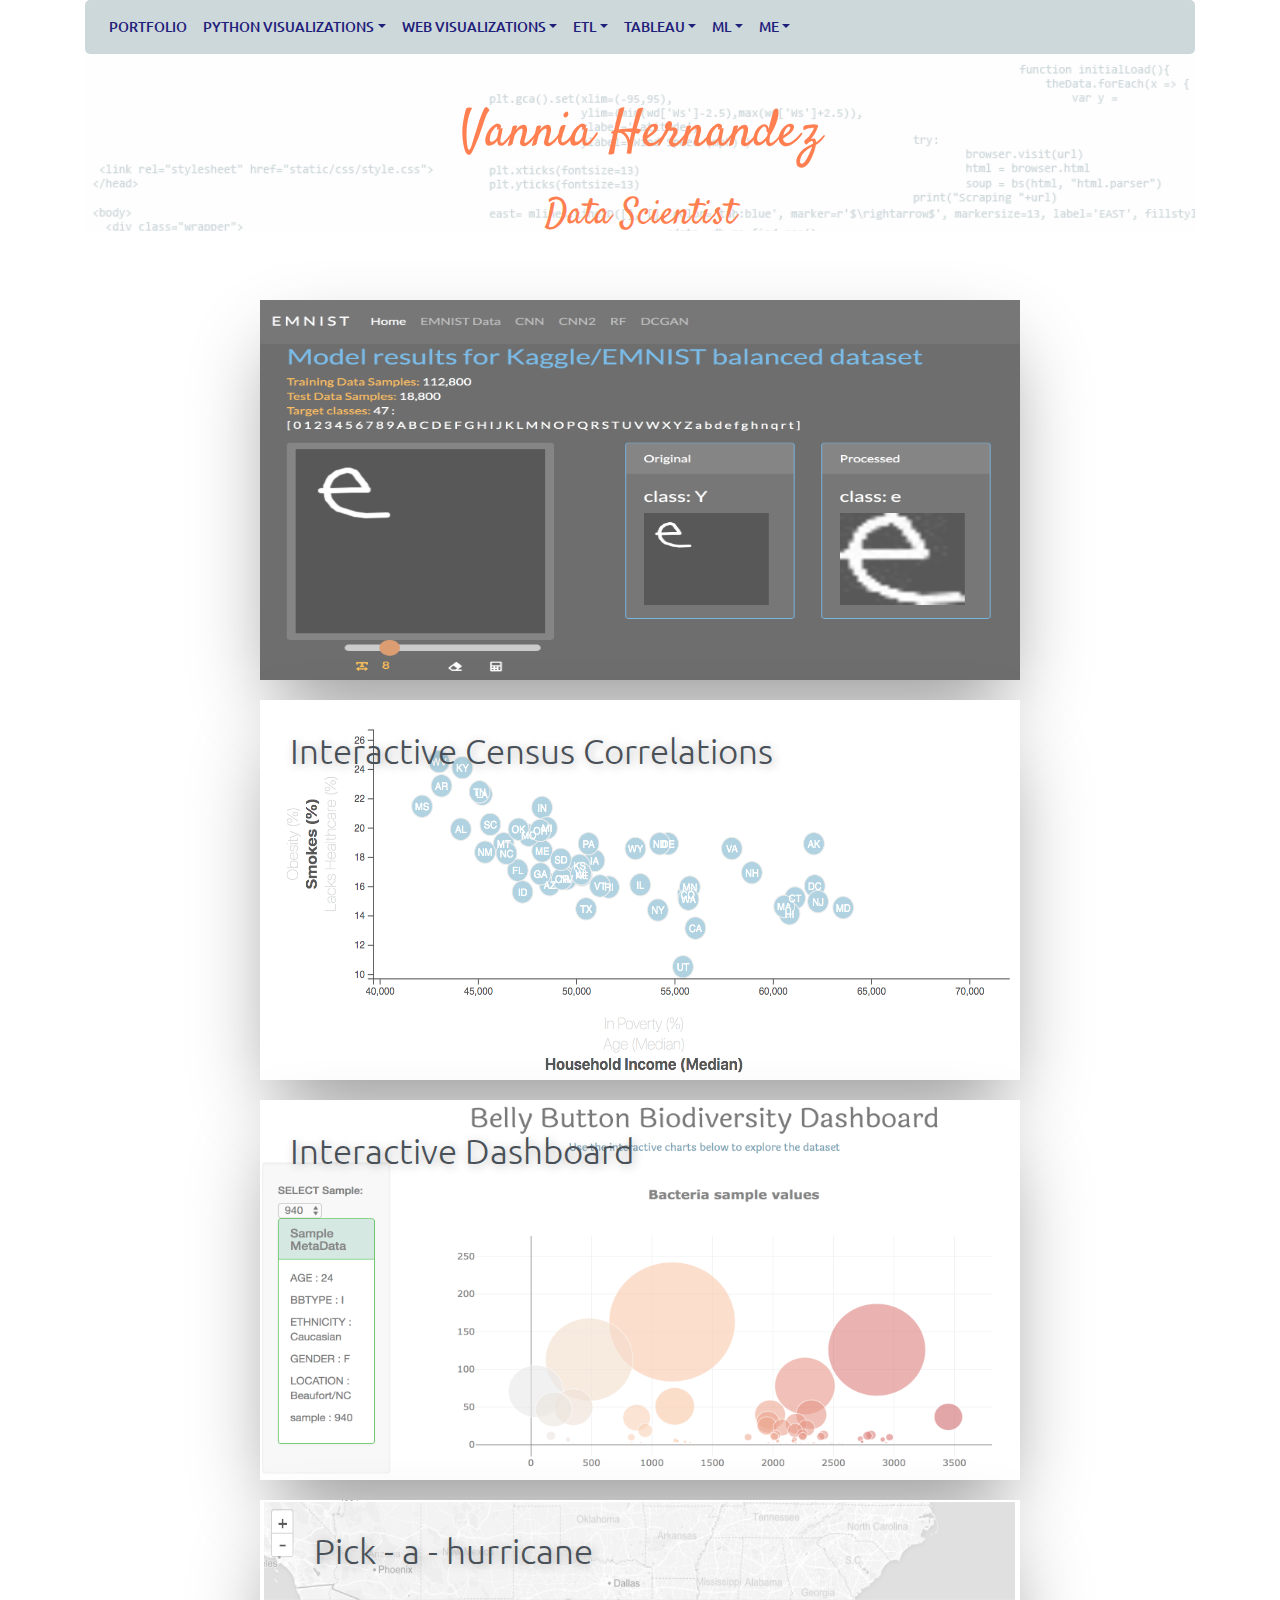
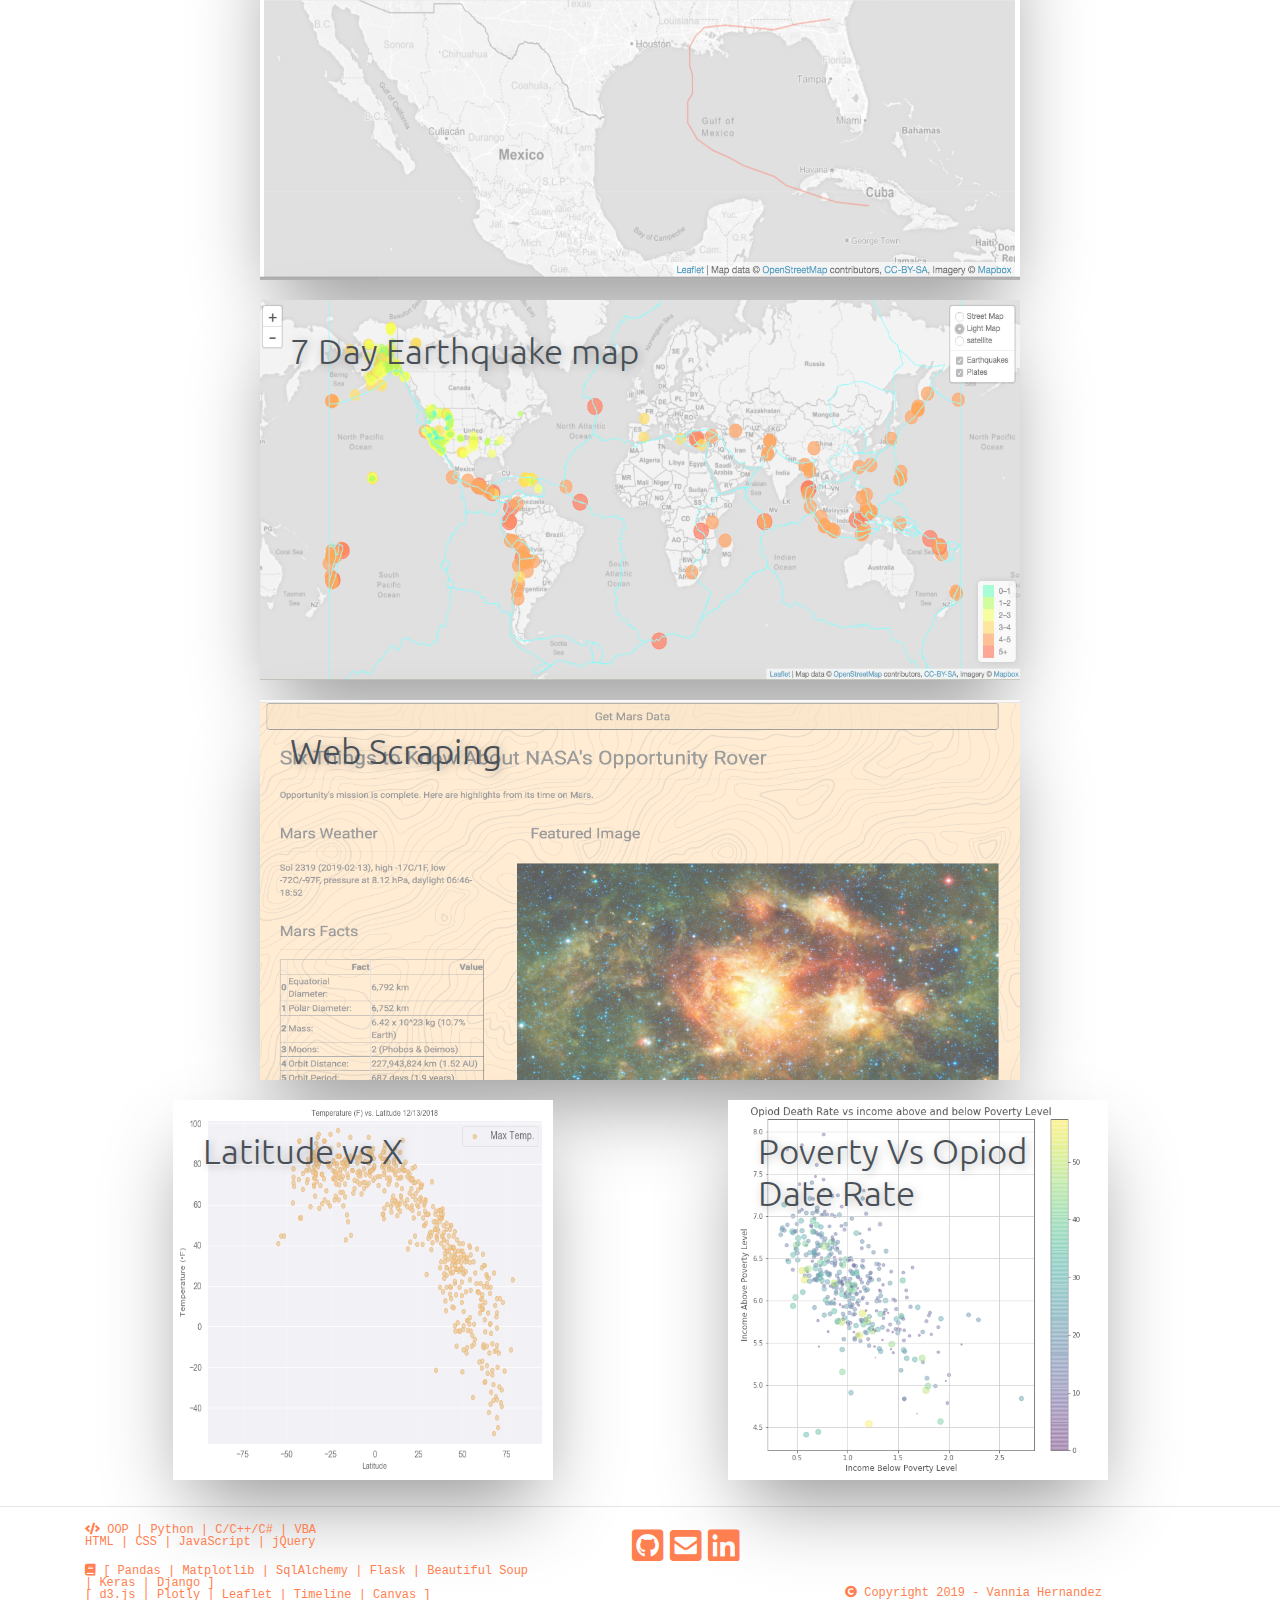
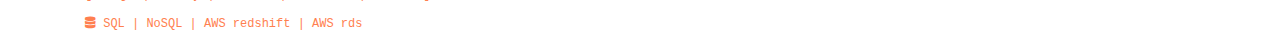
<file: index.html>
<!doctype html>
<html lang="en">
      <head>
        <meta charset="utf-8">
        <meta name="viewport" content="width=device-width, initial-scale=1, shrink-to-fit=no">
        
       <link href="styles/tiles2.css" rel="stylesheet"> 
        <link href="styles/fontawesome/css/all.css" rel="stylesheet"> 
        <link rel="stylesheet" href="https://stackpath.bootstrapcdn.com/bootstrap/4.3.1/css/bootstrap.min.css" integrity="sha384-ggOyR0iXCbMQv3Xipma34MD+dH/1fQ784/j6cY/iJTQUOhcWr7x9JvoRxT2MZw1T" crossorigin="anonymous">
        <link type="text/css"  href="styles/bootstrapLight.css" rel="stylesheet">    
        <link type="text/css"  href="styles/portfolioStyles.css" rel="stylesheet">
        <link href="https://fonts.googleapis.com/css?family=Righteous" rel="stylesheet">
        <link href="https://fonts.googleapis.com/css?family=Ubuntu" rel="stylesheet">
        <link href="https://fonts.googleapis.com/css?family=Satisfy" rel="stylesheet">
        <title>Portfolio</title>
      </head>
      <body>
           
            <div class="container"  >
				

                    <nav class="navbar navbar-expand-lg navbar-dark bg-dark">
                            <button class="navbar-toggler" type="button" data-toggle="collapse" data-target="#navbarColor02" aria-controls="navbarColor02" aria-expanded="false" aria-label="Toggle navigation">
                                <span class="navbar-toggler-icon"></span>
                            </button>
                
                            <div class="collapse navbar-collapse" id="navbarColor02">
                                <ul class="navbar-nav mr-auto">
                                <li class="nav-item active">
                                    
                                    <a class="nav-link disabled" href="#">Portfolio <span class="sr-only"></span></a>
                                </li>
                                <li class="nav-item dropdown">
                                    <a class="nav-link dropdown-toggle" data-toggle="dropdown" href="#" role="button" aria-haspopup="true" aria-expanded="false">
                                    Python Visualizations</a>
                                    <div class="dropdown-menu">
                                      <a class="dropdown-item" href="opioid.html">Opioid deaths</a>
                                      <a class="dropdown-item" href="latitude.html">Latitude vs x </a>
                                      <a class="dropdown-item " href="tumor.html">Medication Efficiency</a>        
                                      <!--
                                      <div class="dropdown-divider"></div>
                                      <a class="dropdown-item" href="#">Separated link</a>-->
                                    </div>
                                  </li>
                                  <li class="nav-item dropdown">
                                    <a class="nav-link dropdown-toggle" data-toggle="dropdown" href="#" role="button" aria-haspopup="true" aria-expanded="false">WEB Visualizations</a>
                                    <div class="dropdown-menu">
                                        <a class="dropdown-item " href="mars.html">Web Scraping</a>
                                        <a class="dropdown-item " href="dashboard.html">Dashboard</a>
                                        <a class="dropdown-item " href="census.html">Census Data</a>
                                        <a class="dropdown-item " href="earthquakes.html">Earthquakes</a>
                                        <a class="dropdown-item " href="hurricane.html">Hurricane</a>
                                    </div>
                                  </li>
                                  <li class="nav-item dropdown">
                                        <a class="nav-link dropdown-toggle" data-toggle="dropdown" href="#" role="button" aria-haspopup="true" aria-expanded="false">ETL</a>
                                        <div class="dropdown-menu">
                                            <a class="dropdown-item" href="https://github.com/hvannia/ETL_pt">US Mortality (git)</a>
                                        </div>
                                      </li>
                                      <li class="nav-item dropdown">
                                        <a class="nav-link dropdown-toggle" data-toggle="dropdown" href="#" role="button" aria-haspopup="true" aria-expanded="false">Tableau</a>
                                        <div class="dropdown-menu">
                                            <a class="dropdown-item " href="tableau.html">City Bike</a>
                                        </div>
                                      </li>
                                      <li class="nav-item dropdown">
                                        <a class="nav-link dropdown-toggle" data-toggle="dropdown" href="#" role="button" aria-haspopup="true" aria-expanded="false">ML</a>
                                        <div class="dropdown-menu">
                                          <a class="dropdown-item " href="ml_emnist.html">EMNIST</a>
                                        </div>
                                        </li>
                                  <li class="nav-item dropdown">
                                        <a class="nav-link dropdown-toggle" data-toggle="dropdown" href="#" role="button" aria-haspopup="true" aria-expanded="false">Me</a>
                                        <div class="dropdown-menu">
                                          <a class="dropdown-item" href="bio.html">bio</a>
                                          <a class="dropdown-item" href="https://github.com/hvannia">GitHub</a>
                                          <a class="dropdown-item" href="https://www.linkedin.com/in/hvannia">LinkedIn</a>
                                          <a class="dropdown-item" href="mailto:hvannia@gmail.com">Email</a>
                                          <!--
                                          <div class="dropdown-divider"></div>
                                          <a class="dropdown-item" href="#">Separated link</a>-->
                                        </div>
                                      </li>
                
                
                                
                                </ul>
                            </div>
                            </nav>
           
                <div class="row">
                    <div class="col-lg-12 ">
				<div class="jumbotron jumbotron-fluid "  style="background-image: url(Images/backgrWinterFormal.png); background-size:cover; height:75%; margin-bottom:0px; " >
					<div class="container ">
                           
                        <h1 class="display-4 " style="font-family: 'Satisfy', cursive; font-size:50px; color:coral"></h1>
                        <p class="lead text-center" style="font-family:  'Satisfy', cursive; font-size:52px; color:coral">Vannia Hernandez</p>
						<p class="lead text-center" style="font-family:  'Satisfy', cursive; font-size:36px; color:coral">Data Scientist</p> 
					</div>
                </div>
            </div>
           
            
            </div>
		  </div><!-- container -->
           
             <div class="container">
                    <div class="row">
                        <div class="col-lg-12">
                            <div class="wrap">
                            </div><!--wrap-->
                        </div><!--col---->
                    </div><!--row-->
                    <div class="row">
                            <div class="col-lg-12">
                                    <div class="wrap">
                                    
                                 <div class="tile23 mx-auto"> 
                                       <img src="Images/emnist.png" class="img-fluid index-img " alt="emnist"/>
                                       <div class="text">
                                           <h1></h1>
                                           <h2 class="animate-text">Machine Learning</h2>
                                           <p class="animate-text">
                                                              <a href="ml_emnist.html" >Project page</a><br />
                                                               <a href="https://github.com/hvannia/emnist_grp" > Github</a><br />
                                           <div class="dots">
                                                 <span></span>
                                                 <span></span>
                                                 <span></span>
                                           </div><!-- dots -->
                                       </div><!-- text -->
                                  </div><!-- tile -->
                        </div><!--wrap-->     
                    </div><!--col-->    
                </div><!--wor-->
                <div class="row">
                            <div class="col-lg-12">
                              <div class="wrap">
                              
                              
                           <div class="tile23 mx-auto"> 
                                 <img src="Images/d3plot.png" class="img-fluid index-img " alt="d3 plot"/>
                                 <div class="text">
                                     <h1>Interactive Census Correlations</h1>
                                     <h2 class="animate-text">From  2014 ACS 1 yr. estimate Census data</h2>
                                     <p class="animate-text">
                                                        <a href="census.html" >Project page</a><br />
                                                         <a href="https://github.com/hvannia/d3_1" > Github</a><br />
                                                         <a  href="https://hvannia.github.io/d3_1//">Live </a> </p>
                                     <div class="dots">
                                           <span></span>
                                           <span></span>
                                           <span></span>
                                     </div><!-- dots -->
                                 </div><!-- text -->
                            </div><!-- tile -->
                            


                        </div><!--wrap-->
                    </div><!--col---->
                </div><!--row-->
                <div class="row">
                        <div class="col-lg-12 ">
                          <div class="wrap">

                           <div class="tile23 mx-auto"> 
                                <img src="Images/dashboardTop.png" alt="Interactive dashboard" class="img-fluid index-img" />
                                <div class="text">
                                    <h1>Interactive Dashboard</h1>
                                    <h2 class="animate-text">Database connected interactive dashboard </h2>
                                    <p class="animate-text">
                                                   <a href="dashboard.html" >Project page</a><br />
                                                    <a href="https://github.com/hvannia/bioButtoniDash" >Github</a><br />
                                        <a  href="https://b3dashboard.herokuapp.com/">Live</a> </p>
                                    <div class="dots">
                                          <span></span>
                                          <span></span>
                                          <span></span>
                                    </div><!-- dots -->
                                </div><!-- text -->
                           </div><!-- tile -->

                        </div><!--wrap-->
                    </div><!-- col-->
                </div><!--row-->
                <div class="row">
                        <div class="col-lg-12 ">
                          <div class="wrap">

                           <div class="tile23 mx-auto"> 
                        <img src="Images/hurricane_path.png" alt="Hurricane plot" class="img-fluid index-img"  />
                        <div class="text">
                            <h1>&nbsp; &nbsp;Pick - a - hurricane</h1>
                            <h2 class="animate-text">Select a Hurricane from timeline, display its information and path.</h2>
                            <p class="animate-text">
                                               <a href="hurricane.html" >Project page</a><br />
                                                <a href="https://github.com/hvannia/aHurricane" > Github</a><br />
                                                <a  href="https://pickahurricane.herokuapp.com">Live </a> </p>
                           <!--  <div class="dots">
                                  <span></span>
                                  <span></span>
                                  <span></span>
                            </div> dots -->
                        </div><!-- text -->
                   </div><!-- tile -->
            </div><!--wrap-->
                    </div><!-- col-->
                </div><!--row-->

                <div class="row">
                        <div class="col-lg-12 ">
                          <div class="wrap">

                           <div class="tile23 mx-auto"> 
                                  <img src="Images/earthquakes.jpg" alt="earthquake map" class="img-fluid index-img" />
                                  <div class="text">
                                      <h1>7 Day Earthquake map</h1>
                                      <h2 class="animate-text">Map earthquakes 7 days back and display according to magnitude, including tectonic plates.</h2>
                                      <p class="animate-text">
                                          <a href="earthquakes.html" class="stretched-link">Project page</a><br />
                                          <a href="https://github.com/hvannia/mapquakes">Github</a> </p>
                                      <div class="dots">
                                            <span></span>
                                            <span></span>
                                            <span></span>
                                      </div><!-- dots -->
                                  </div><!-- text -->
                             </div><!-- tile -->
                    </div><!--wrap-->
                </div><!--col---->
                </div><!--row-->
                <div class="row">
                        <div class="col-lg-12 ">
                          <div class="wrap">

                           <div class="tile23 mx-auto"> 
                                       <img src="Images/page1.png" alt="Scraping results page" class="img-fluid index-img"  />
                                       <div class="text">
                                           <h1>Web Scraping</h1>
                                           <h2 class="animate-text">Retrieve data from different sites, store and display.</h2>
                                           <p class="animate-text">
                                                               <a href="mars.html">Project page</a><br />
                                                               <a href="https://github.com/hvannia/scrapr" >Github</a> </p>
                                           <div class="dots">
                                                 <span></span>
                                                 <span></span>
                                                 <span></span>
                                           </div><!-- dots -->
                                       </div><!-- text -->
                                  </div><!-- tile -->
                                </div><!--wrap-->
                            </div><!-- col-->
                        </div><!--row-->            
                <div class="row">
                        <div class="col-lg-12">
                    <div class="wrap">
                           <div class="tile13 mx-auto"> 
                                <img src="Images/plots/CorrelationLatVsTemp.png" alt="correlation" class="img-fluid index-img" />
                                <div class="text">
                                    <h1>Latitude vs X</h1>
                                    <h2 class="animate-text">Correlation between latitude and weather.</h2>
                                    <p class="animate-text">
                                                   <a href="latitude.html" >Project Page</a><br />
                                                    <a href="https://github.com/hvannia/bootweb" > Github</a> </p>
                                    <div class="dots">
                                          <span></span>
                                          <span></span>
                                          <span></span>
                                    </div><!-- dots -->
                                </div><!-- text -->
                           </div><!-- tile -->

        

                    <div class="tile13 mx-auto"> 
                            <img src="Images/plots/povertyVSdeathRate.png" alt="Web scarping page" class="img-fluid index-img"  />
                            <div class="text">
                                <h1>Poverty Vs Opiod Date Rate</h1>
                                <h2 class="animate-text">Does income relate to opioid date rates ?.</h2>
                                <p class="animate-text">
                                    <a href="opioid.html" >Project Page</a></p>
              
                                <div class="dots">
                                      <span></span>
                                      <span></span>
                                      <span></span>
                                </div><!-- dots -->
                            </div><!-- text -->
                       </div><!-- tile -->
             
                </div><!--row-->



 		
 		
                   
	 	
	 	
	 	
	 	</div> <!-- wrap -->
		</div><!--col -->
		</div><!-- row -->	 	
	</div><!-- container -->	
            <hr>     
	<div class="container">
      
            <div class="row ">
                    <div class="col-lg-5" >
                            <div >
                                    <span class="lefooter">
                                            <p ><i class="fas fa-code"> </i>
                                        OOP | Python | C/C++/C# | VBA  <br />
                                        HTML | CSS | JavaScript | jQuery</p>
                                        <p><i class="fas fa-book"></i>
                                         [ Pandas | Matplotlib | SqlAlchemy | Flask | Beautiful Soup | Keras | Django ] <br />
                                         [ d3.js | Plotly | Leaflet | Timeline | Canvas ] </p>
                                        <p><i class="fas fa-database"></i>
                                            SQL | NoSQL | AWS redshift | AWS rds</p>
                                        <p> </p>
                                      <!--   <i class="fab fa-html5"></i>
                                            <i class="fab fa-css3-alt"></i>
                                            <i class="fab fa-js-square"></i></p>-->   
                                    </span>
                                
                            </div>
                    </div> 
                   
                    <div class="col-lg-3">
                        <div class="lefooterIcons mx-auto">
                            <p class="text-center">
                            <a href="https://github.com/hvannia">
                                <i class="fab fa-github-square"></i></a><!--brands-->&nbsp;
                            <a href="mailto:hvannia@gmail.com"> 
                                <i class="fas fa-envelope-square"></i></a>&nbsp;
                            <a href="https://www.linkedin.com/in/hvannia/">
                                <i class="fab fa-linkedin"></i></a>&nbsp;
                            </p>
                        </div>
   
                    </div>
                    <div class="col-lg-4"><br />
                        <span class="lefooter">&nbsp;<p>
                                <i class="fas fa-copyright"><br /></i>
                                Copyright 2019 - Vannia Hernandez<br />
                    </span></p></div>
                   
            </div>



        </div><!-- container -->

     
              <!-- Optional JavaScript -->
        <!-- jQuery first, then Popper.js, then Bootstrap JS -->
        <script src="https://code.jquery.com/jquery-3.3.1.slim.min.js" integrity="sha384-q8i/X+965DzO0rT7abK41JStQIAqVgRVzpbzo5smXKp4YfRvH+8abtTE1Pi6jizo" crossorigin="anonymous"></script>
        <script src="https://cdnjs.cloudflare.com/ajax/libs/popper.js/1.14.6/umd/popper.min.js" integrity="sha384-wHAiFfRlMFy6i5SRaxvfOCifBUQy1xHdJ/yoi7FRNXMRBu5WHdZYu1hA6ZOblgut" crossorigin="anonymous"></script>
        <script src="https://stackpath.bootstrapcdn.com/bootstrap/4.2.1/js/bootstrap.min.js" integrity="sha384-B0UglyR+jN6CkvvICOB2joaf5I4l3gm9GU6Hc1og6Ls7i6U/mkkaduKaBhlAXv9k" crossorigin="anonymous"></script>
        </body>

    </html>
</file>
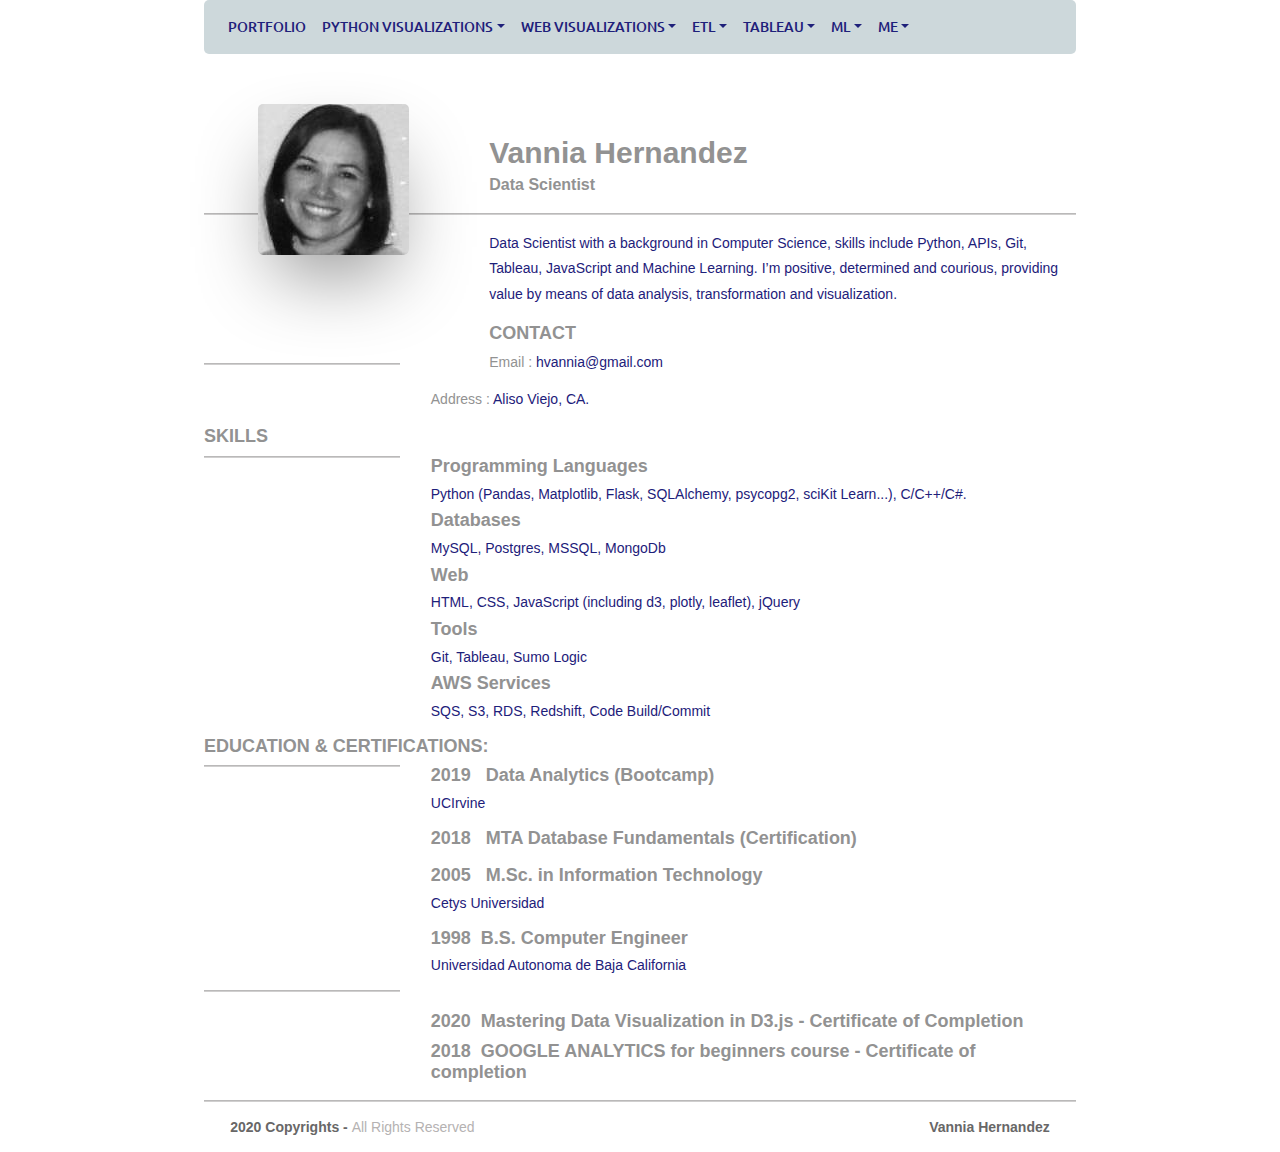
<file: bio.html>
<!doctype html>
<html lang="en">
      <head>
        <meta charset="utf-8">
        <meta name="viewport" content="width=device-width, initial-scale=1, shrink-to-fit=no">
        <link href="styles/fontawesome/css/all.css" rel="stylesheet">
        <link type="text/css"  href="styles/bootstrapLight.css" rel="stylesheet">
        <link type="text/css"  href="styles/portfolioStyles.css" rel="stylesheet">
        <link type="text/css" href="styles/bio.css" rel="stylesheet">
        <link href="https://fonts.googleapis.com/css?family=Righteous" rel="stylesheet">
        <link href="https://fonts.googleapis.com/css?family=Ubuntu" rel="stylesheet">      
        <title>Bio</title>
    </head>
    <body>
         
    
        <div class="container">

        <nav class="navbar navbar-expand-lg navbar-dark bg-dark">
                <button class="navbar-toggler" type="button" data-toggle="collapse" data-target="#navbarColor02" aria-controls="navbarColor02" aria-expanded="false" aria-label="Toggle navigation">
                    <span class="navbar-toggler-icon"></span>
                </button>
    
                <div class="collapse navbar-collapse" id="navbarColor02">
                    <ul class="navbar-nav mr-auto">
                    <li class="nav-item ">
                        
                        <a class="nav-link" href="index.html">Portfolio <span class="sr-only"></span></a>
                    </li>
                    <li class="nav-item dropdown">
                        <a class="nav-link dropdown-toggle" data-toggle="dropdown" href="#" role="button" aria-haspopup="true" aria-expanded="false">
                        Python Visualizations</a>
                        <div class="dropdown-menu">
                          <a class="dropdown-item" href="opioid.html">Opioid deaths</a>
                          <a class="dropdown-item" href="latitude.html">Latitude vs x</a>
                          <a class="dropdown-item" href="tumor.html">Medication Efficiency</a>        
                          <!--
                          <div class="dropdown-divider"></div>
                          <a class="dropdown-item" href="#">Separated link</a>-->
                        </div>
                      </li>
                      <li class="nav-item dropdown">
                        <a class="nav-link dropdown-toggle" data-toggle="dropdown" href="#" role="button" aria-haspopup="true" aria-expanded="false">WEB Visualizations</a>
                        <div class="dropdown-menu">
                            <a class="dropdown-item" href="mars.html">Web Scraping</a>
                            <a class="dropdown-item" href="dashboard.html">Dashboard</a>
                            <a class="dropdown-item" href="census.html">Census Data</a>
                            <a class="dropdown-item" href="earthquakes.html">Earthquakes</a>
                        </div>
                      </li>
                      <li class="nav-item dropdown">
                            <a class="nav-link dropdown-toggle" data-toggle="dropdown" href="#" role="button" aria-haspopup="true" aria-expanded="false">ETL</a>
                            <div class="dropdown-menu">
                                <a class="dropdown-item " href="https://github.com/hvannia/ETL_pt">US Mortality (git)</a>
                            </div>
                          </li>
                          <li class="nav-item dropdown">
                            <a class="nav-link dropdown-toggle" data-toggle="dropdown" href="#" role="button" aria-haspopup="true" aria-expanded="false">Tableau</a>
                            <div class="dropdown-menu">
                                <a class="dropdown-item " href="tableau.html">City Bike</a>
                            </div>
                          </li>
                          <li class="nav-item dropdown">
                            <a class="nav-link dropdown-toggle" data-toggle="dropdown" href="#" role="button" aria-haspopup="true" aria-expanded="false">ML</a>
                            <div class="dropdown-menu">
                              <a class="dropdown-item " href="ml_emnist.html">EMNIST</a>
                            </div>
                            </li>
                      <li class="nav-item dropdown">
                            <a class="nav-link dropdown-toggle" data-toggle="dropdown" href="#" role="button" aria-haspopup="true" aria-expanded="false">Me</a>
                            <div class="dropdown-menu">
                              <a class="dropdown-item disabled" href="#">bio</a>
                              <a class="dropdown-item" href="https://github.com/hvannia">GitHub</a>
                              <a class="dropdown-item" href="https://www.linkedin.com/in/hvannia">LinkedIn</a>
                              <a class="dropdown-item" href="mailto:hvannia@gmail.com">Email</a>
                              <!--
                              <div class="dropdown-divider"></div>
                              <a class="dropdown-item" href="#">Separated link</a>-->
                            </div>
                          </li>
                          
    
                    
                    </ul>
                </div>
                </nav>

<!-- ---------------------------------------------------------------------------------------------------->
                <header>
                    <div class="profileLogo"> 
                      <!-- Profile logo. Add a img tag in place of <span>.-->
                      <p class="logoPlaceholder"> <!--<img src="favicon.ico" alt="logo"> -->
                        <!-- <span></span>-->
                        </p>
                    </div>
                    <div class="profilePhoto"> 
                      <!-- Profile photo --> 
                      <img src="Images/me.jpeg" class="me" alt="me"> </div>
                    <!-- Identity details -->
                    <section class="profileHeader">
                      <h1>Vannia Hernandez</h1>
                      <h3>Data Scientist</h3>
                      <hr>
                      <p>Data Scientist with a background in Computer Science, skills include Python, APIs, Git, Tableau, JavaScript and Machine Learning. 
                           I’m positive, determined and courious, providing value by means of data analysis, transformation and visualization.</p>
                    </section>
                    <!-- Links to Social network accounts SEE Email-->
                    
                   
                  </header>
                  <!-- content -->
                  <section class="mainContent"> 
                    <!-- Contact details -->
                    <section class="section1">
                      <h2 class="sectionTitle">Contact</h2>
                      <hr class="sectionTitleRule">
                      <!--<hr class="sectionTitleRule2">-->
                      <div class="section1Content">
                        <p><span>Email :</span> hvannia@gmail.com</p>
                        <!---<p><span>Github:</span> johndoe.com</p>-->
                      
                        <p><span>Address :</span> Aliso Viejo, CA.</p>
                      </div>
                    </section>
                    <!-- Previous experience details -->
                    <section class="section2">
                      <h2 class="sectionTitle">Skills</h2>
                      <hr class="sectionTitleRule">
                      <!--<hr class="sectionTitleRule2">-->
                      <!-- First Title & company details  -->
                      <article class="section2Content">
                        <h2 class="sectionContentTitle">Programming Languages</h2>
                        <h3 class="sectionContentSubTitle">Python (Pandas, Matplotlib, Flask, SQLAlchemy, psycopg2, sciKit Learn...), C/C++/C#. </h3>
                        <h2 class="sectionContentTitle">Databases</h2>
                        <h3 class="sectionContentSubTitle">MySQL, Postgres, MSSQL, MongoDb </h3>
                        <h2 class="sectionContentTitle">Web</h2>
                        <h3 class="sectionContentSubTitle">HTML, CSS, JavaScript (including d3, plotly, leaflet), jQuery </h3>
                        <h2 class="sectionContentTitle">Tools</h2>
                        <h3 class="sectionContentSubTitle">Git, Tableau, Sumo Logic</h3>
                        <h2 class="sectionContentTitle">AWS Services</h2>
                        <h3 class="sectionContentSubTitle">SQS, S3, RDS, Redshift, Code Build/Commit</h3>
                        <p class="sectionContent"> </p>
                      </article>
                      <h2 class="sectionTitle">Education & Certifications:</h2>
                      <hr class="sectionTitleRule">
                      <!-- <hr class="sectionTitleRule2"> -->
                      <!-- Second Title & company details  -->
                      <article class="section2Content">
                        <h2 class="sectionContentTitle"> 2019 &nbsp; Data Analytics (Bootcamp) &nbsp;</h2>
                        <h3 class="sectionContentSubTitle"> UCIrvine</h3>
                        <p class="sectionContent">  </p>
                        <h2 class="sectionContentTitle"> 2018 &nbsp; MTA Database Fundamentals (Certification)&nbsp;</h2>
                        <h3 class="sectionContentSubTitle"> </h3>
                        <p class="sectionContent">  </p>
                        <h2 class="sectionContentTitle"> 2005 &nbsp; M.Sc. in Information Technology &nbsp;</h2>
                        <h3 class="sectionContentSubTitle"> Cetys Universidad </h3>
                        <p class="sectionContent">  </p>
                        <h2 class="sectionContentTitle"> 1998 &nbsp;B.S. Computer Engineer &nbsp;</h2>
                        <h3 class="sectionContentSubTitle"> Universidad Autonoma de Baja California</h3>
                        <p class="sectionContent">  </p>
         
                    </article>               <hr class="sectionTitleRule"><br />
                        <!-- <hr class="sectionTitleRule2"> -->
                        <!-- Second Title & company details  -->
                        <article class="section2Content">
                          <h2 class="sectionContentTitle"> 2020 &nbsp;Mastering Data Visualization in D3.js - Certificate of Completion&nbsp;</h2>
                          <h2 class="sectionContentTitle"> 2018 &nbsp;GOOGLE ANALYTICS for beginners course - Certificate of completion&nbsp;</h2>
                          <p class="sectionContent">  </p>
                      </article>
                      <!-- Replicate the above Div block to add more title and company details --> 
                    </section>
                    <!-- Links to expore your past projects and download your CV -->
                    <!--
                    <aside class="externalResourcesNav">
                      <div class="externalResources"> <a href="#" title="Download CV Link">DOWNLOAD CV</a> </div>
                      <span class="stretch"></span>
                      <div class="externalResources"><a href="#" title="Behance Link">BEHANCE</a> </div>
                      <span class="stretch"></span>
                      <div class="externalResources"><a href="#" title="Github Link">GITHUB</a> </div>
                    </aside>-->
                  </section>
                  <footer>
                    <hr>
                    <p class="footerDisclaimer">2020  Copyrights - <span>All Rights Reserved</span></p>
                    <p class="footerNote">Vannia Hernandez  <span></span></p>
                  </footer>
<!-- ---------------------------------------------------------------------------------------------------->
     
                  </div>
     
              <!-- Optional JavaScript -->
        <!-- jQuery first, then Popper.js, then Bootstrap JS -->
        <script src="https://code.jquery.com/jquery-3.3.1.slim.min.js" integrity="sha384-q8i/X+965DzO0rT7abK41JStQIAqVgRVzpbzo5smXKp4YfRvH+8abtTE1Pi6jizo" crossorigin="anonymous"></script>
        <script src="https://cdnjs.cloudflare.com/ajax/libs/popper.js/1.14.6/umd/popper.min.js" integrity="sha384-wHAiFfRlMFy6i5SRaxvfOCifBUQy1xHdJ/yoi7FRNXMRBu5WHdZYu1hA6ZOblgut" crossorigin="anonymous"></script>
        <script src="https://stackpath.bootstrapcdn.com/bootstrap/4.2.1/js/bootstrap.min.js" integrity="sha384-B0UglyR+jN6CkvvICOB2joaf5I4l3gm9GU6Hc1og6Ls7i6U/mkkaduKaBhlAXv9k" crossorigin="anonymous"></script>
        </body>

    </html>
</file>
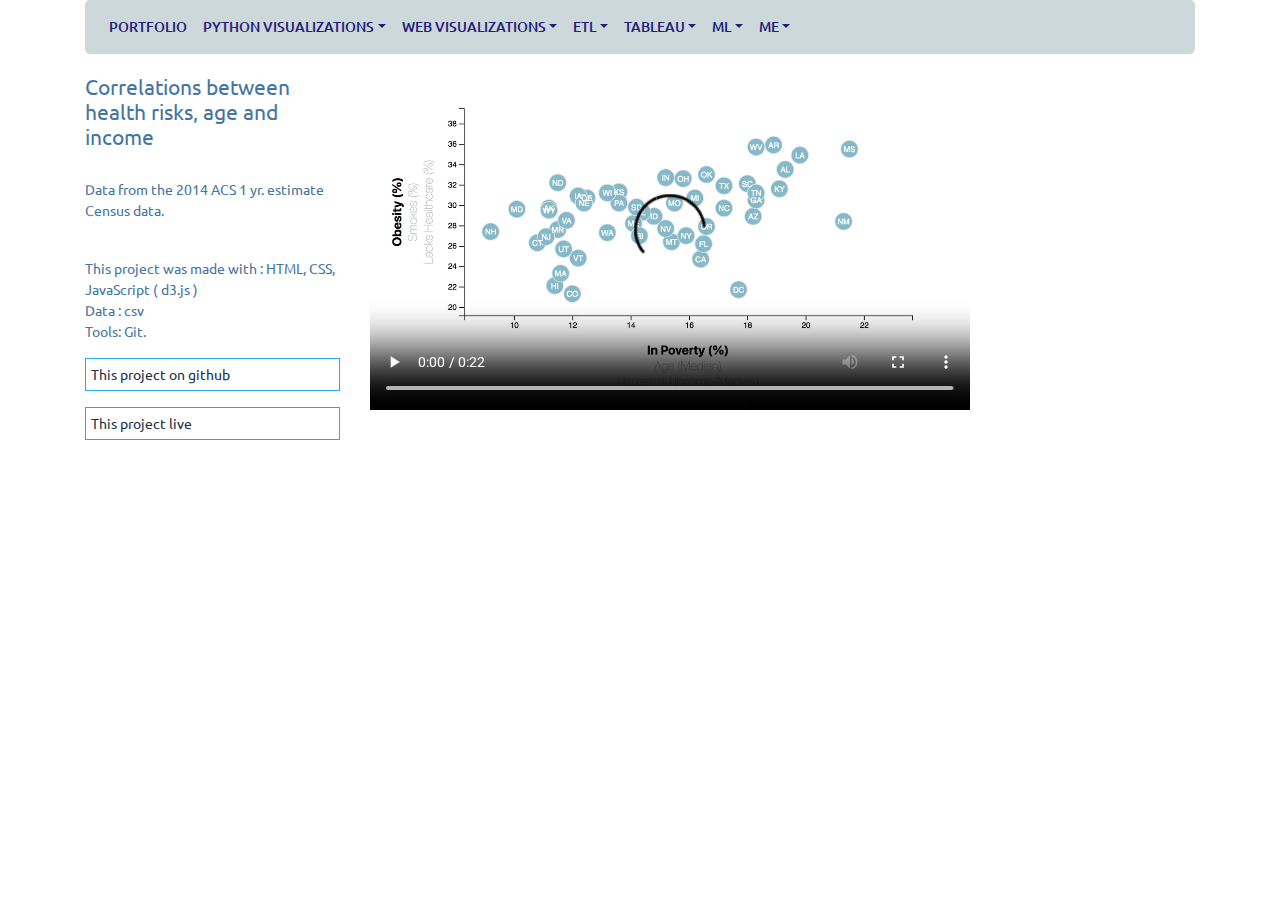
<file: census.html>
<!doctype html>
<html lang="en">
      <head>
        <meta charset="utf-8">
        <meta name="viewport" content="width=device-width, initial-scale=1, shrink-to-fit=no">
        
        <link href="styles/fontawesome/css/all.css" rel="stylesheet">
        <link type="text/css"  href="styles/bootstrapLight.css" rel="stylesheet">
        <link type="text/css"  href="styles/portfolioStyles.css" rel="stylesheet">
        <link href="https://fonts.googleapis.com/css?family=Righteous" rel="stylesheet">
        <link href="https://fonts.googleapis.com/css?family=Ubuntu" rel="stylesheet">        
        <title>Census correlations</title>
    </head>
    <body>
         
   
        
        <div class="container">

        <nav class="navbar navbar-expand-lg navbar-dark bg-dark">
                <button class="navbar-toggler" type="button" data-toggle="collapse" data-target="#navbarColor02" aria-controls="navbarColor02" aria-expanded="false" aria-label="Toggle navigation">
                    <span class="navbar-toggler-icon"></span>
                </button>
    
                <div class="collapse navbar-collapse" id="navbarColor02">
                    <ul class="navbar-nav mr-auto">
                    <li class="nav-item ">
                        
                        <a class="nav-link" href="index.html">Portfolio <span class="sr-only"></span></a>
                    </li>
                    <li class="nav-item dropdown">
                        <a class="nav-link dropdown-toggle" data-toggle="dropdown" href="#" role="button" aria-haspopup="true" aria-expanded="false">
                        Python Visualizations</a>
                        <div class="dropdown-menu">
                          <a class="dropdown-item" href="opioid.html">Opioid deaths</a>
                          <a class="dropdown-item" href="latitude.html">Latitude vs x</a>
                          <a class="dropdown-item" href="tumor.html">Medication Efficiency</a>        
                          <!--
                          <div class="dropdown-divider"></div>
                          <a class="dropdown-item" href="#">Separated link</a>-->
                        </div>
                      </li>
                      <li class="nav-item dropdown">
                        <a class="nav-link dropdown-toggle" data-toggle="dropdown" href="#" role="button" aria-haspopup="true" aria-expanded="false">WEB Visualizations</a>
                        <div class="dropdown-menu">
                            <a class="dropdown-item" href="mars.html">Web Scraping</a>
                            <a class="dropdown-item " href="dashboard.html">Dashboard</a>
                            <a class="dropdown-item disabled" href="census.html">Census Data</a>
                            <a class="dropdown-item " href="earthquakes.html">Earthquakes</a>
                        </div>
                      </li>
                      <li class="nav-item dropdown">
                            <a class="nav-link dropdown-toggle" data-toggle="dropdown" href="#" role="button" aria-haspopup="true" aria-expanded="false">ETL</a>
                            <div class="dropdown-menu">
                                <a class="dropdown-item" href="https://github.com/hvannia/ETL_pt">US Mortality (git)</a>
                            </div>
                          </li>
                          <li class="nav-item dropdown">
                            <a class="nav-link dropdown-toggle" data-toggle="dropdown" href="#" role="button" aria-haspopup="true" aria-expanded="false">Tableau</a>
                            <div class="dropdown-menu">
                                <a class="dropdown-item " href="tableau.html">City Bike</a>
                            </div>
                          </li>
                          <li class="nav-item dropdown">
                                <a class="nav-link dropdown-toggle" data-toggle="dropdown" href="#" role="button" aria-haspopup="true" aria-expanded="false">ML</a>
                                <div class="dropdown-menu">
                                  <a class="dropdown-item " href="ml_emnist.html">EMNIST</a>
                                </div>
                                </li>
                      <li class="nav-item dropdown">
                            <a class="nav-link dropdown-toggle" data-toggle="dropdown" href="#" role="button" aria-haspopup="true" aria-expanded="false">Me</a>
                            <div class="dropdown-menu">
                              <a class="dropdown-item" href="bio.html">bio</a>
                              <a class="dropdown-item" href="https://github.com/hvannia">GitHub</a>
                              <a class="dropdown-item" href="https://www.linkedin.com/in/hvannia">LinkedIn</a>
                              <a class="dropdown-item" href="mailto:hvannia@gmail.com">Email</a>
                              <!--
                              <div class="dropdown-divider"></div>
                              <a class="dropdown-item" href="#">Separated link</a>-->
                            </div>
                          </li>
    
    
                    
                    </ul>
                </div>
                </nav>


            <div class="row" style="padding-top: 20px;"></div>
            <div class="row">
                <div class="col-lg-3">

                    <h4> Correlations between health risks, age and income</h4><br />
                    <p>
                            Data  from the  2014 ACS 1 yr. estimate Census data.</p>
                         
<br />
<p>This project was made with : HTML, CSS, JavaScript ( d3.js ) <br />
        Data : csv <br />
        Tools:  Git.</p>
        <p class="border border-info">
                <a  href="https://github.com/hvannia/d3_1">This project on github</a>
        </p>
        <p class="border border-info">
                <a  href="https://hvannia.github.io/d3_1/">This project live</a>
        </p>
            </div>
             <div class="col-lg-9">
                    <video style="width: 600px; height: auto; "controls autoplay>
                            <source src="censusData720b.mp4" type="video/mp4"  >
                                Your browser does not support the video tag.
                    </video>
            </div>
        </div><!-- row-->
          


             
            </div><!-- container-->


     
              <!-- Optional JavaScript -->
        <!-- jQuery first, then Popper.js, then Bootstrap JS -->
        <script src="https://code.jquery.com/jquery-3.3.1.slim.min.js" integrity="sha384-q8i/X+965DzO0rT7abK41JStQIAqVgRVzpbzo5smXKp4YfRvH+8abtTE1Pi6jizo" crossorigin="anonymous"></script>
        <script src="https://cdnjs.cloudflare.com/ajax/libs/popper.js/1.14.6/umd/popper.min.js" integrity="sha384-wHAiFfRlMFy6i5SRaxvfOCifBUQy1xHdJ/yoi7FRNXMRBu5WHdZYu1hA6ZOblgut" crossorigin="anonymous"></script>
        <script src="https://stackpath.bootstrapcdn.com/bootstrap/4.2.1/js/bootstrap.min.js" integrity="sha384-B0UglyR+jN6CkvvICOB2joaf5I4l3gm9GU6Hc1og6Ls7i6U/mkkaduKaBhlAXv9k" crossorigin="anonymous"></script>
        </body>

    </html>
</file>
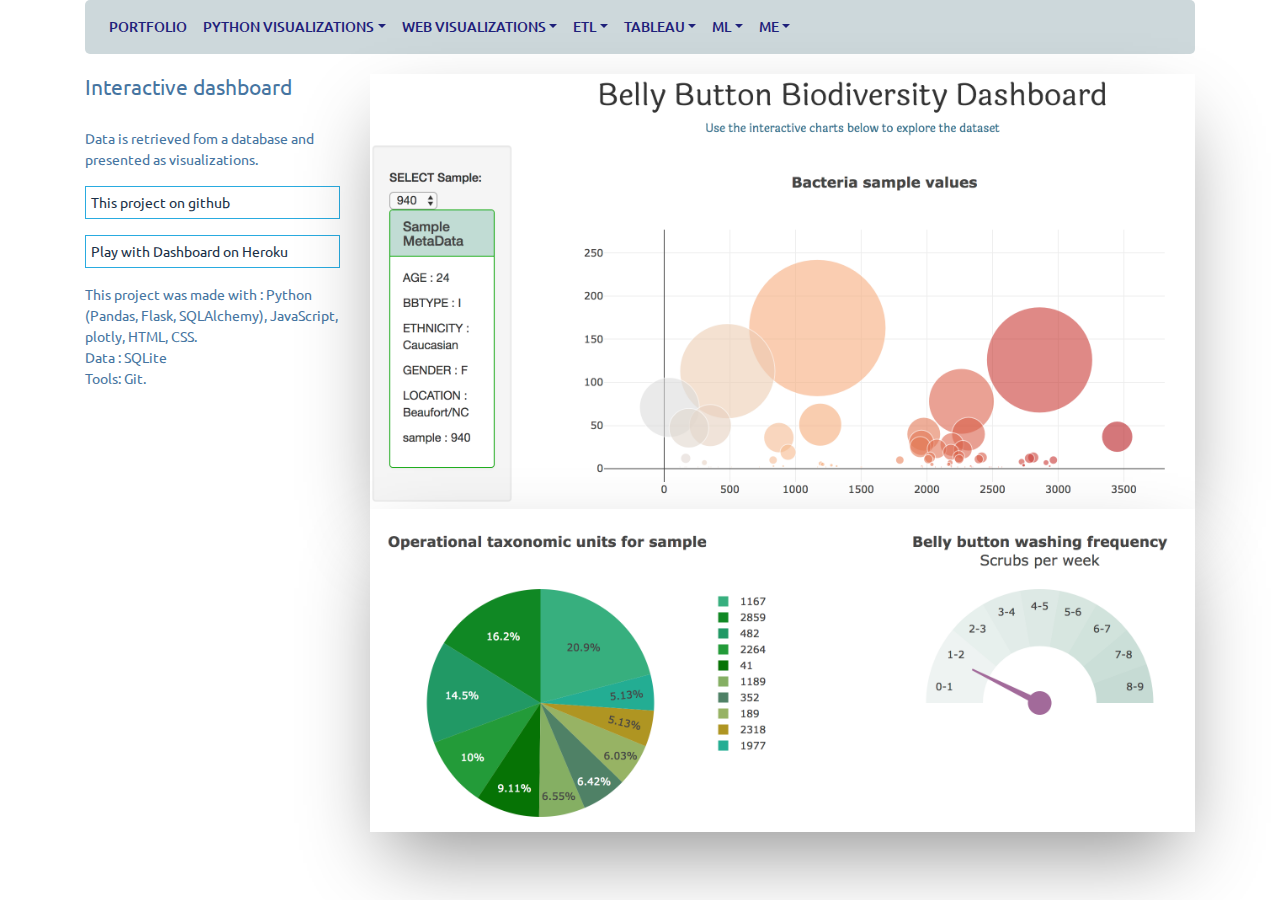
<file: dashboard.html>
<!doctype html>
<html lang="en">
      <head>
        <meta charset="utf-8">
        <meta name="viewport" content="width=device-width, initial-scale=1, shrink-to-fit=no">
        
        <link href="styles/fontawesome/css/all.css" rel="stylesheet">
        <link type="text/css"  href="styles/bootstrapLight.css" rel="stylesheet">
        <link type="text/css"  href="styles/portfolioStyles.css" rel="stylesheet">
        <link href="https://fonts.googleapis.com/css?family=Righteous" rel="stylesheet">
        <link href="https://fonts.googleapis.com/css?family=Ubuntu" rel="stylesheet">       
        <div class="container">

        <nav class="navbar navbar-expand-lg navbar-dark bg-dark">
                <button class="navbar-toggler" type="button" data-toggle="collapse" data-target="#navbarColor02" aria-controls="navbarColor02" aria-expanded="false" aria-label="Toggle navigation">
                    <span class="navbar-toggler-icon"></span>
                </button>
    
                <div class="collapse navbar-collapse" id="navbarColor02">
                    <ul class="navbar-nav mr-auto">
                    <li class="nav-item ">
                        
                        <a class="nav-link" href="index.html">Portfolio <span class="sr-only"></span></a>
                    </li>
                    <li class="nav-item dropdown">
                        <a class="nav-link dropdown-toggle" data-toggle="dropdown" href="#" role="button" aria-haspopup="true" aria-expanded="false">
                        Python Visualizations</a>
                        <div class="dropdown-menu">
                          <a class="dropdown-item" href="opioid.html">Opioid deaths</a>
                          <a class="dropdown-item" href="latitude.html">Latitude vs x</a>
                          <a class="dropdown-item" href="tumor.html">Medication Efficiency</a>        
                          <!--
                          <div class="dropdown-divider"></div>
                          <a class="dropdown-item" href="#">Separated link</a>-->
                        </div>
                      </li>
                      <li class="nav-item dropdown">
                        <a class="nav-link dropdown-toggle" data-toggle="dropdown" href="#" role="button" aria-haspopup="true" aria-expanded="false">WEB Visualizations</a>
                        <div class="dropdown-menu">
                            <a class="dropdown-item" href="mars.html">Web Scraping</a>
                            <a class="dropdown-item disabled" href="dashboard.html">Dashboard</a>
                            <a class="dropdown-item " href="census.html">Census Data</a>
                            <a class="dropdown-item " href="earthquakes.html">Earthquakes</a>
                            <a class="dropdown-item " href="hurricane.html">Hurricane</a>
                        </div>
                      </li>
                      <li class="nav-item dropdown">
                            <a class="nav-link dropdown-toggle" data-toggle="dropdown" href="#" role="button" aria-haspopup="true" aria-expanded="false">ETL</a>
                            <div class="dropdown-menu">
                                <a class="dropdown-item " href="https://github.com/hvannia/ETL_pt">US Mortality (git)</a>
                            </div>
                          </li>
                          <li class="nav-item dropdown">
                            <a class="nav-link dropdown-toggle" data-toggle="dropdown" href="#" role="button" aria-haspopup="true" aria-expanded="false">Tableau</a>
                            <div class="dropdown-menu">
                                <a class="dropdown-item " href="tableau.html">City Bike</a>
                            </div>
                          </li>
                          <li class="nav-item dropdown">
                                <a class="nav-link dropdown-toggle" data-toggle="dropdown" href="#" role="button" aria-haspopup="true" aria-expanded="false">ML</a>
                                <div class="dropdown-menu">
                                  <a class="dropdown-item " href="ml_emnist.html">EMNIST</a>
                                </div>
                                </li>
                      <li class="nav-item dropdown">
                            <a class="nav-link dropdown-toggle" data-toggle="dropdown" href="#" role="button" aria-haspopup="true" aria-expanded="false">Me</a>
                            <div class="dropdown-menu">
                              <a class="dropdown-item " href="bio.html">bio</a>
                              <a class="dropdown-item" href="https://github.com/hvannia">GitHub</a>
                              <a class="dropdown-item" href="https://www.linkedin.com/in/hvannia">LinkedIn</a>
                              <a class="dropdown-item" href="mailto:hvannia@gmail.com">Email</a>
                              <!--
                              <div class="dropdown-divider"></div>
                              <a class="dropdown-item" href="#">Separated link</a>-->
                            </div>
                          </li>
    
    
                    
                    </ul>
                </div>
        </nav>


            <div class="row" style="padding-top: 20px;"></div>
            <div class="row">
                <div class="col-lg-3">
                    <h4> Interactive dashboard</h4><br />
                        <p> Data is retrieved fom a database and presented as visualizations.</p>
                    <p class="border border-info">
                        <a  href="https://github.com/hvannia/bioButtoniDash">This project on github</a>
                    </p>
                    <p class="border border-info">
                        <a   href="https://b3dashboard.herokuapp.com/">Play with Dashboard on Heroku</a>
                    </p>
                    <p>
                        This project was made with : Python (Pandas,  Flask, SQLAlchemy), JavaScript,  plotly,  HTML, CSS.<br />
                        Data : SQLite<br />
                        Tools: Git.<br />
                    </p>
                  
                </div>
                <div class="col-lg-9">
                    <img  class="img-fluid" src="Images/dashboardTop.png" alt="dashboard top of screen"><br />
                    <img  class="img-fluid" src="Images/dashboardBott.png" alt="dashboard bottom of screen">
                </div>

            </div><!-- ROW-->


     
              <!-- Optional JavaScript -->
        <!-- jQuery first, then Popper.js, then Bootstrap JS -->
        <script src="https://code.jquery.com/jquery-3.3.1.slim.min.js" integrity="sha384-q8i/X+965DzO0rT7abK41JStQIAqVgRVzpbzo5smXKp4YfRvH+8abtTE1Pi6jizo" crossorigin="anonymous"></script>
        <script src="https://cdnjs.cloudflare.com/ajax/libs/popper.js/1.14.6/umd/popper.min.js" integrity="sha384-wHAiFfRlMFy6i5SRaxvfOCifBUQy1xHdJ/yoi7FRNXMRBu5WHdZYu1hA6ZOblgut" crossorigin="anonymous"></script>
        <script src="https://stackpath.bootstrapcdn.com/bootstrap/4.2.1/js/bootstrap.min.js" integrity="sha384-B0UglyR+jN6CkvvICOB2joaf5I4l3gm9GU6Hc1og6Ls7i6U/mkkaduKaBhlAXv9k" crossorigin="anonymous"></script>
        </body>

    </html>
</file>
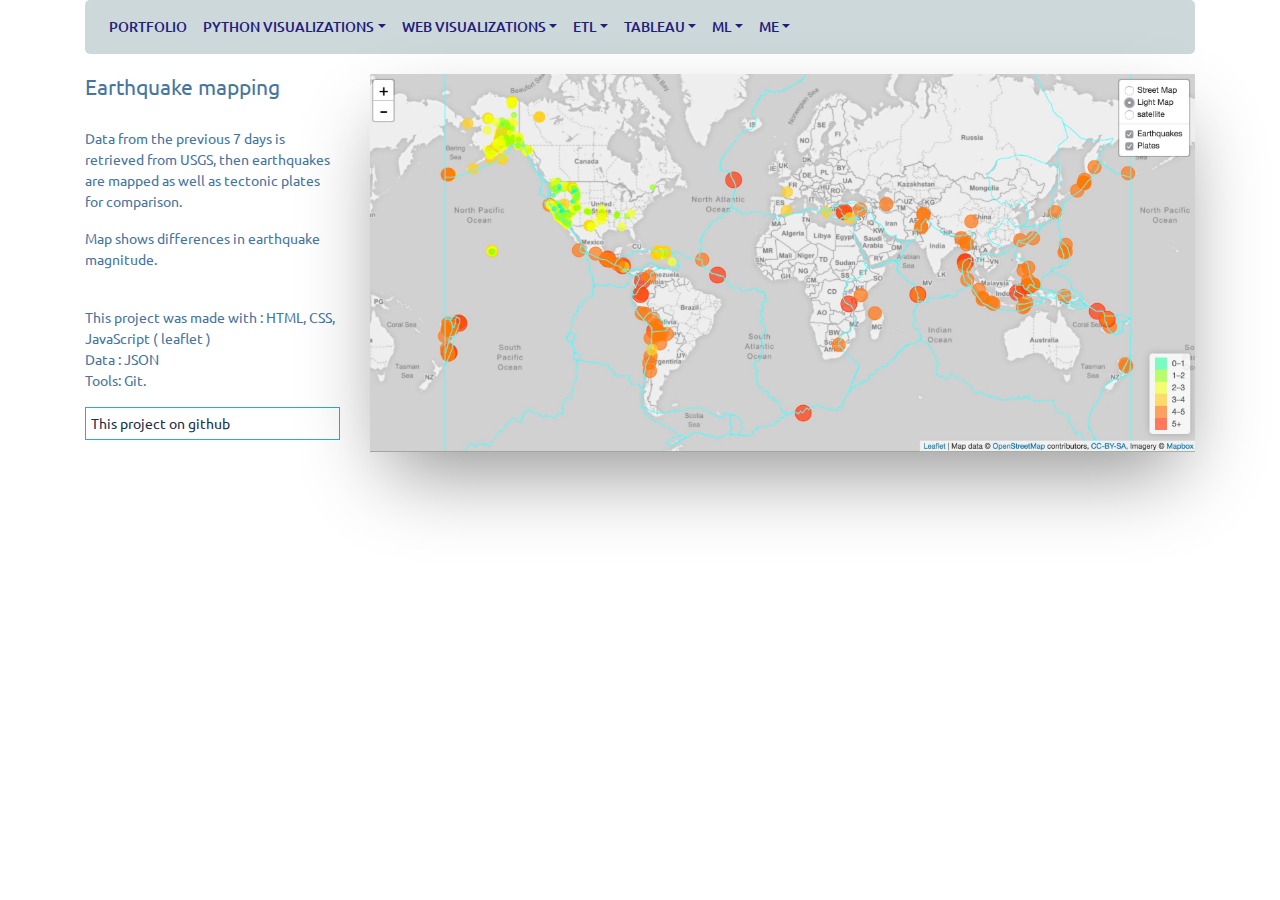
<file: earthquakes.html>
<!doctype html>
<html lang="en">
      <head>
        <meta charset="utf-8">
        <meta name="viewport" content="width=device-width, initial-scale=1, shrink-to-fit=no">
        
        <link href="styles/fontawesome/css/all.css" rel="stylesheet">
        <link type="text/css"  href="styles/bootstrapLight.css" rel="stylesheet">
        <link type="text/css"  href="styles/portfolioStyles.css" rel="stylesheet">
        <link href="https://fonts.googleapis.com/css?family=Righteous" rel="stylesheet">
        <link href="https://fonts.googleapis.com/css?family=Ubuntu" rel="stylesheet">        
        <title>Earthquake Map</title>
    </head>
    <body>
         
   
        
        <div class="container">

        <nav class="navbar navbar-expand-lg navbar-dark bg-dark">
                <button class="navbar-toggler" type="button" data-toggle="collapse" data-target="#navbarColor02" aria-controls="navbarColor02" aria-expanded="false" aria-label="Toggle navigation">
                    <span class="navbar-toggler-icon"></span>
                </button>
    
                <div class="collapse navbar-collapse" id="navbarColor02">
                    <ul class="navbar-nav mr-auto">
                    <li class="nav-item ">
                        
                        <a class="nav-link" href="index.html">Portfolio <span class="sr-only"></span></a>
                    </li>
                    <li class="nav-item dropdown">
                        <a class="nav-link dropdown-toggle" data-toggle="dropdown" href="#" role="button" aria-haspopup="true" aria-expanded="false">
                        Python Visualizations</a>
                        <div class="dropdown-menu">
                          <a class="dropdown-item" href="opioid.html">Opioid deaths</a>
                          <a class="dropdown-item" href="latitude.html">Latitude vs x</a>
                          <a class="dropdown-item" href="tumor.html">Medication Efficiency</a>        
                          <!--
                          <div class="dropdown-divider"></div>
                          <a class="dropdown-item" href="#">Separated link</a>-->
                        </div>
                      </li>
                      <li class="nav-item dropdown">
                        <a class="nav-link dropdown-toggle" data-toggle="dropdown" href="#" role="button" aria-haspopup="true" aria-expanded="false">WEB Visualizations</a>
                        <div class="dropdown-menu">
                            <a class="dropdown-item" href="mars.html">Web Scraping</a>
                            <a class="dropdown-item " href="dashboard.html">Dashboard</a>
                            <a class="dropdown-item " href="census.html">Census Data</a>
                            <a class="dropdown-item disabled" href="earthquakes.html">Earthquakes</a>
                            <a class="dropdown-item " href="hurricane.html">Hurricane</a>
                        </div>
                      </li>
                      <li class="nav-item dropdown">
                            <a class="nav-link dropdown-toggle" data-toggle="dropdown" href="#" role="button" aria-haspopup="true" aria-expanded="false">ETL</a>
                            <div class="dropdown-menu">
                                <a class="dropdown-item" href="https://github.com/hvannia/ETL_pt">US Mortality (git)</a>
                            </div>
                          </li>
                          <li class="nav-item dropdown">
                            <a class="nav-link dropdown-toggle" data-toggle="dropdown" href="#" role="button" aria-haspopup="true" aria-expanded="false">Tableau</a>
                            <div class="dropdown-menu">
                                <a class="dropdown-item " href="tableau.html">City Bike</a>
                            </div>
                          </li>
                          <li class="nav-item dropdown">
                                <a class="nav-link dropdown-toggle" data-toggle="dropdown" href="#" role="button" aria-haspopup="true" aria-expanded="false">ML</a>
                                <div class="dropdown-menu">
                                  <a class="dropdown-item " href="ml_emnist.html">EMNIST</a>
                                </div>
                                </li>
                      <li class="nav-item dropdown">
                            <a class="nav-link dropdown-toggle" data-toggle="dropdown" href="#" role="button" aria-haspopup="true" aria-expanded="false">Me</a>
                            <div class="dropdown-menu">
                              <a class="dropdown-item" href="bio.html">bio</a>
                              <a class="dropdown-item" href="https://github.com/hvannia">GitHub</a>
                              <a class="dropdown-item" href="https://www.linkedin.com/in/hvannia">LinkedIn</a>
                              <a class="dropdown-item" href="mailto:hvannia@gmail.com">Email</a>
                              <!--
                              <div class="dropdown-divider"></div>
                              <a class="dropdown-item" href="#">Separated link</a>-->
                            </div>
                          </li>
    
    
                    
                    </ul>
                </div>
                </nav>


            <div class="row" style="padding-top: 20px;"></div>
            <div class="row">
                <div class="col-lg-3">
                    <h4>Earthquake mapping</h4><br />
                    <p>
                            Data from the previous 7 days is retrieved from USGS, then
                            earthquakes are mapped as well as tectonic plates for comparison.</p>
                            <p>Map shows differences in earthquake magnitude.</p>
<br />
<p>This project was made with : HTML, CSS, JavaScript ( leaflet ) <br />
        Data : JSON <br />
        Tools:  Git.</p>
        <p class="border border-info">
                <a  href="https://github.com/hvannia/mapquakes">This project on github</a>
        </p>
       
        <!--
        <p class="border border-info">
                <a  href="https://hvannia.github.io/d3_1/">This project live</a>
        </p>--> 
            </div>
             <div class="col-lg-9">
                <img src="Images/earthquakes.jpg" alt="earthquakes map" class="img-fluid"> 
            </div>
        </div><!-- row-->
          


             
            </div><!-- container-->


     
              <!-- Optional JavaScript -->
        <!-- jQuery first, then Popper.js, then Bootstrap JS -->
        <script src="https://code.jquery.com/jquery-3.3.1.slim.min.js" integrity="sha384-q8i/X+965DzO0rT7abK41JStQIAqVgRVzpbzo5smXKp4YfRvH+8abtTE1Pi6jizo" crossorigin="anonymous"></script>
        <script src="https://cdnjs.cloudflare.com/ajax/libs/popper.js/1.14.6/umd/popper.min.js" integrity="sha384-wHAiFfRlMFy6i5SRaxvfOCifBUQy1xHdJ/yoi7FRNXMRBu5WHdZYu1hA6ZOblgut" crossorigin="anonymous"></script>
        <script src="https://stackpath.bootstrapcdn.com/bootstrap/4.2.1/js/bootstrap.min.js" integrity="sha384-B0UglyR+jN6CkvvICOB2joaf5I4l3gm9GU6Hc1og6Ls7i6U/mkkaduKaBhlAXv9k" crossorigin="anonymous"></script>
        </body>

    </html>
</file>
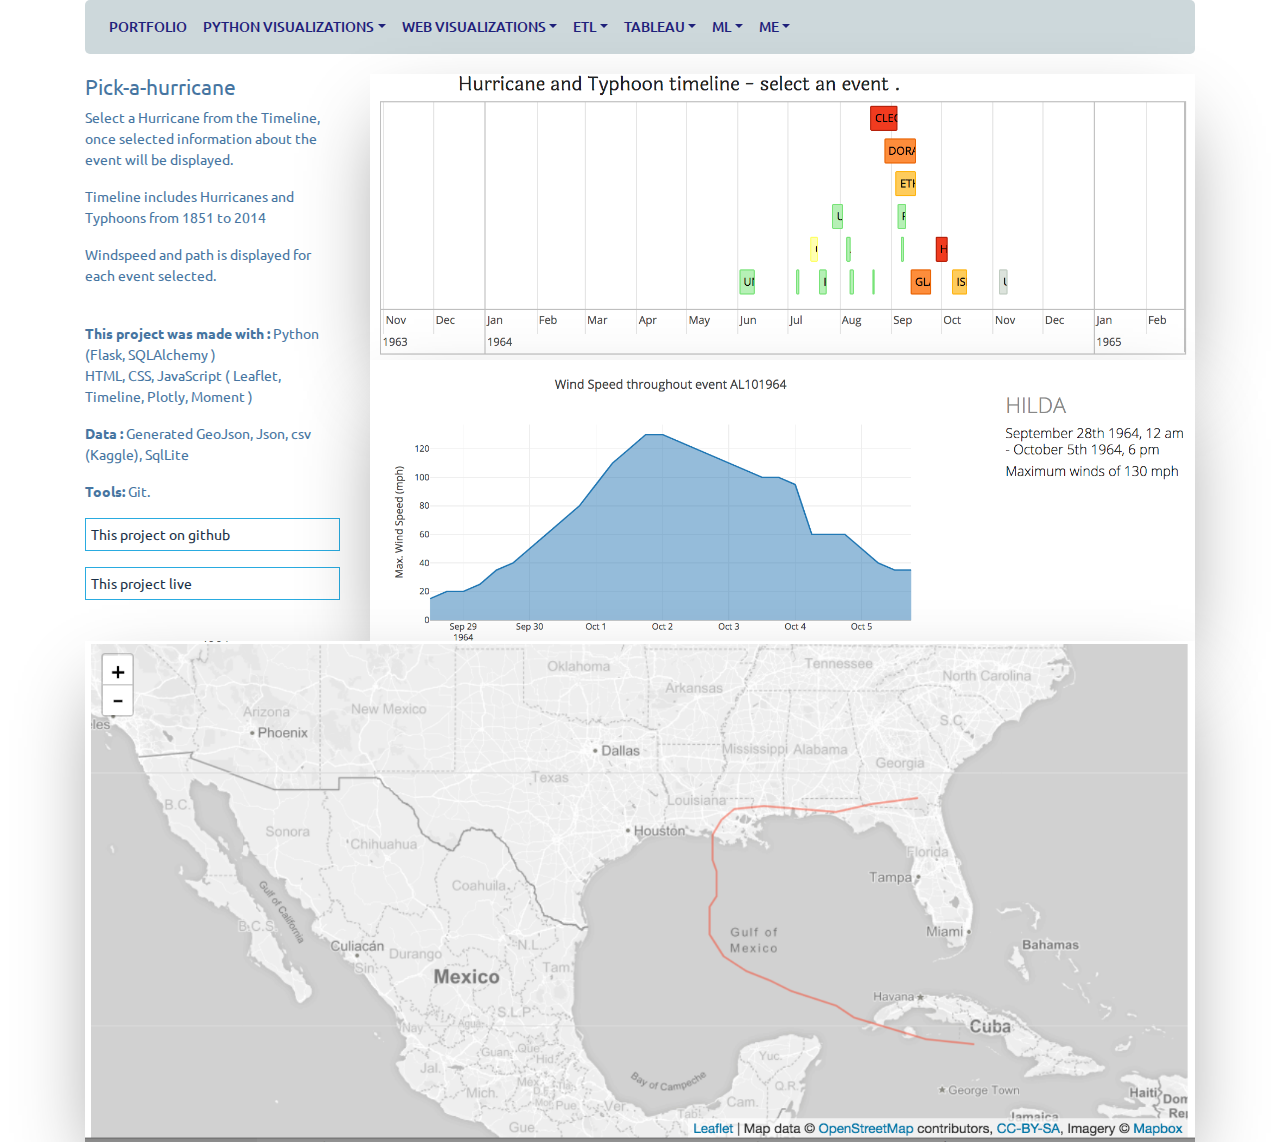
<file: hurricane.html>
<!doctype html>
<html lang="en">
      <head>
        <meta charset="utf-8">
        <meta name="viewport" content="width=device-width, initial-scale=1, shrink-to-fit=no">
        
        <link href="styles/fontawesome/css/all.css" rel="stylesheet">
        <link type="text/css"  href="styles/bootstrapLight.css" rel="stylesheet">
        <link type="text/css"  href="styles/portfolioStyles.css" rel="stylesheet">
        <link href="https://fonts.googleapis.com/css?family=Righteous" rel="stylesheet">
        <link href="https://fonts.googleapis.com/css?family=Ubuntu" rel="stylesheet">        
        <title>Hurricane info</title>
    </head>
    <body>
         
   
        
        <div class="container">

        <nav class="navbar navbar-expand-lg navbar-dark bg-dark">
                <button class="navbar-toggler" type="button" data-toggle="collapse" data-target="#navbarColor02" aria-controls="navbarColor02" aria-expanded="false" aria-label="Toggle navigation">
                    <span class="navbar-toggler-icon"></span>
                </button>
    
                <div class="collapse navbar-collapse" id="navbarColor02">
                    <ul class="navbar-nav mr-auto">
                    <li class="nav-item ">
                        
                        <a class="nav-link" href="index.html">Portfolio <span class="sr-only"></span></a>
                    </li>
                    <li class="nav-item dropdown">
                        <a class="nav-link dropdown-toggle" data-toggle="dropdown" href="#" role="button" aria-haspopup="true" aria-expanded="false">
                        Python Visualizations</a>
                        <div class="dropdown-menu">
                          <a class="dropdown-item" href="opioid.html">Opioid deaths</a>
                          <a class="dropdown-item" href="latitude.html">Latitude vs x</a>
                          <a class="dropdown-item" href="tumor.html">Medication Efficiency</a>        
                          <!--
                          <div class="dropdown-divider"></div>
                          <a class="dropdown-item" href="#">Separated link</a>-->
                        </div>
                      </li>
                      <li class="nav-item dropdown">
                        <a class="nav-link dropdown-toggle" data-toggle="dropdown" href="#" role="button" aria-haspopup="true" aria-expanded="false">WEB Visualizations</a>
                        <div class="dropdown-menu">
                            <a class="dropdown-item" href="mars.html">Web Scraping</a>
                            <a class="dropdown-item " href="dashboard.html">Dashboard</a>
                            <a class="dropdown-item " href="census.html">Census Data</a>
                            <a class="dropdown-item " href="earthquakes.html">Earthquakes</a>
                            <a class="dropdown-item disabled" href="hurricane.html">Hurricane</a>
                        </div>
                      </li>
                      <li class="nav-item dropdown">
                            <a class="nav-link dropdown-toggle" data-toggle="dropdown" href="#" role="button" aria-haspopup="true" aria-expanded="false">ETL</a>
                            <div class="dropdown-menu">
                                <a class="dropdown-item" href="https://github.com/hvannia/ETL_pt">US Mortality (git)</a>
                            </div>
                          </li>
                          <li class="nav-item dropdown">
                            <a class="nav-link dropdown-toggle" data-toggle="dropdown" href="#" role="button" aria-haspopup="true" aria-expanded="false">Tableau</a>
                            <div class="dropdown-menu">
                                <a class="dropdown-item " href="tableau.html">City Bike</a>
                            </div>
                          </li>
                          <li class="nav-item dropdown">
                                <a class="nav-link dropdown-toggle" data-toggle="dropdown" href="#" role="button" aria-haspopup="true" aria-expanded="false">ML</a>
                                <div class="dropdown-menu">
                                  <a class="dropdown-item " href="ml_emnist.html">EMNIST</a>
                                </div>
                                </li>
                      <li class="nav-item dropdown">
                            <a class="nav-link dropdown-toggle" data-toggle="dropdown" href="#" role="button" aria-haspopup="true" aria-expanded="false">Me</a>
                            <div class="dropdown-menu">
                              <a class="dropdown-item" href="bio.html">bio</a>
                              <a class="dropdown-item" href="https://github.com/hvannia">GitHub</a>
                              <a class="dropdown-item" href="https://www.linkedin.com/in/hvannia">LinkedIn</a>
                              <a class="dropdown-item" href="mailto:hvannia@gmail.com">Email</a>
                              <!--
                              <div class="dropdown-divider"></div>
                              <a class="dropdown-item" href="#">Separated link</a>-->
                            </div>
                          </li>
    
    
                    
                    </ul>
                </div>
                </nav>


            <div class="row" style="padding-top: 20px;"></div>
            <div class="row">
                <div class="col-lg-3">
                    <h4>Pick-a-hurricane</h4>
                    <p>
                            Select a Hurricane from the Timeline, once selected information about the event will be displayed.</p>
                            <p>Timeline includes Hurricanes and Typhoons from 1851 to 2014 </p>
                            <p>Windspeed and path is displayed for each event selected. </p>
<br />
<p><strong> This project was made with :</strong> Python (Flask, SQLAlchemy ) <br /> HTML, CSS, JavaScript ( Leaflet, Timeline, Plotly, Moment ) </p>
    <p><strong>Data :</strong> Generated GeoJson, Json, csv (Kaggle), SqlLite</p>
       <p> <strong>Tools:</strong>  Git.</p>
        <p class="border border-info">
                <a  href="https://github.com/hvannia/aHurricane">This project on github</a>
        </p>
       
       
        <p class="border border-info">
                <a  href="https://pickahurricane.herokuapp.com/">This project live</a>
        </p>
            </div>
             <div class="col-lg-9">
                <img src="Images/hurricane_timeline.png" alt="hurricane timeline" class="img-fluid"> 
                <img src="Images/hurricane_winds.png" alt="hurricane winds plot" class="img-fluid">
            </div>
        </div><!-- row-->
         <div class="row">
             <div class="col-12">
                 <img src="Images/hurricane_path.png" alt="hurricane path" class="img-fluid">
             </div>
         </div> 


             
            </div><!-- container-->


     
              <!-- Optional JavaScript -->
        <!-- jQuery first, then Popper.js, then Bootstrap JS -->
        <script src="https://code.jquery.com/jquery-3.3.1.slim.min.js" integrity="sha384-q8i/X+965DzO0rT7abK41JStQIAqVgRVzpbzo5smXKp4YfRvH+8abtTE1Pi6jizo" crossorigin="anonymous"></script>
        <script src="https://cdnjs.cloudflare.com/ajax/libs/popper.js/1.14.6/umd/popper.min.js" integrity="sha384-wHAiFfRlMFy6i5SRaxvfOCifBUQy1xHdJ/yoi7FRNXMRBu5WHdZYu1hA6ZOblgut" crossorigin="anonymous"></script>
        <script src="https://stackpath.bootstrapcdn.com/bootstrap/4.2.1/js/bootstrap.min.js" integrity="sha384-B0UglyR+jN6CkvvICOB2joaf5I4l3gm9GU6Hc1og6Ls7i6U/mkkaduKaBhlAXv9k" crossorigin="anonymous"></script>
        </body>

    </html>
</file>
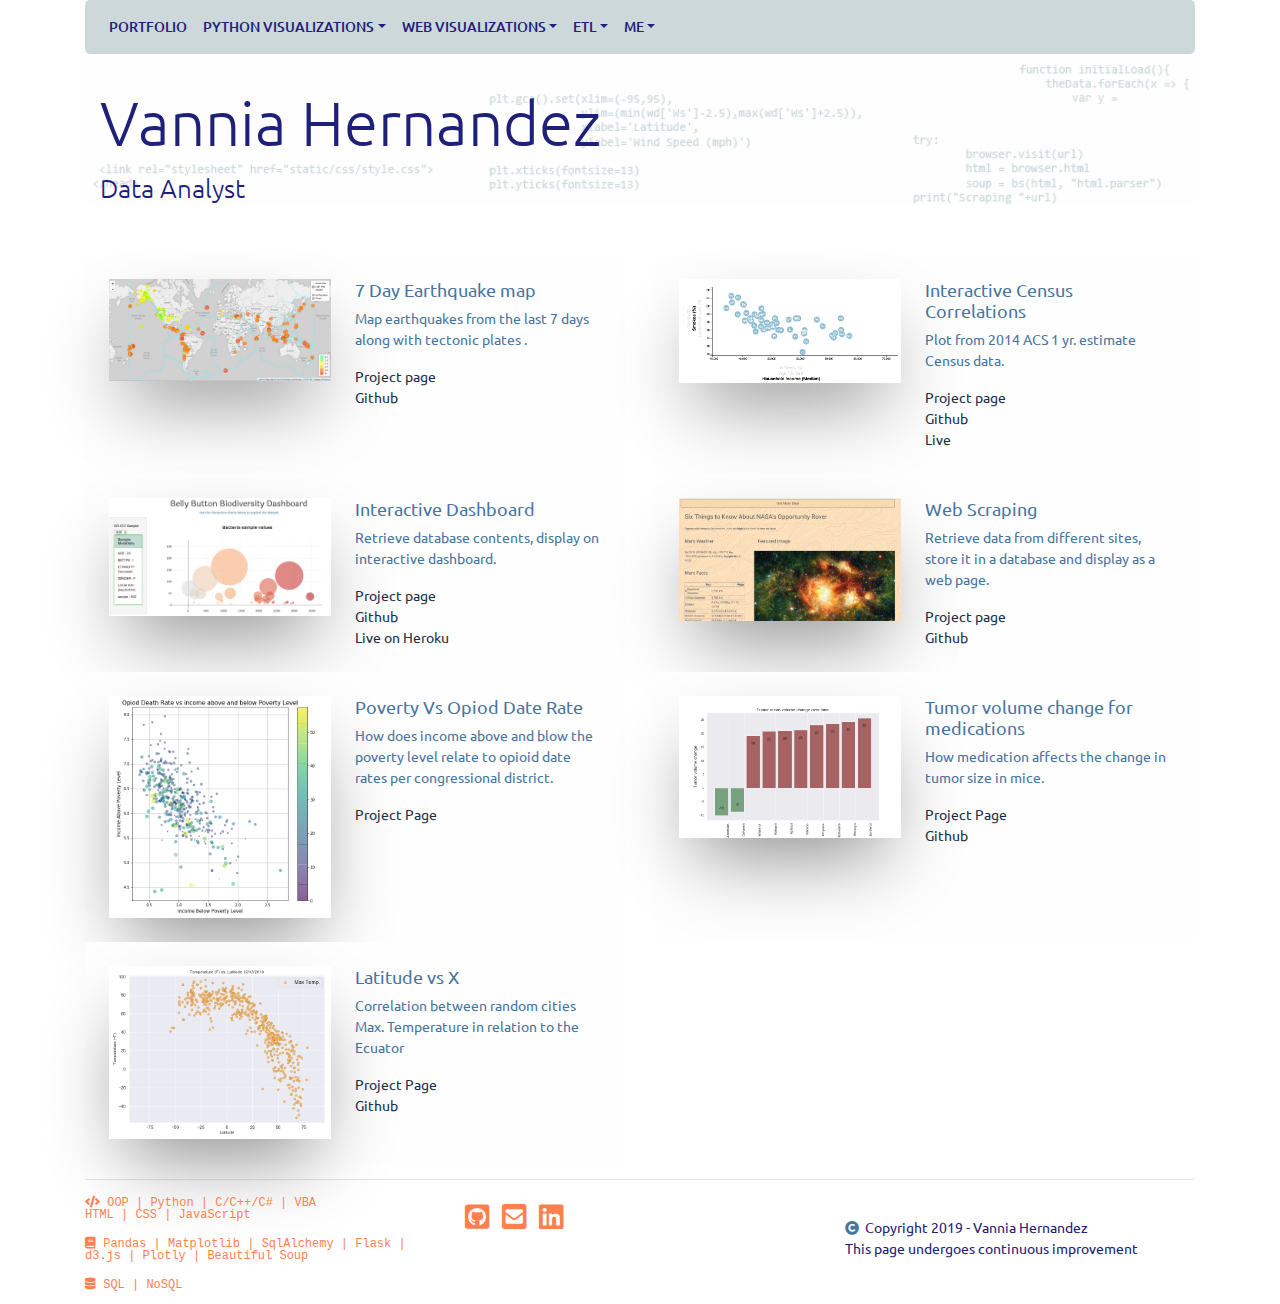
<file: index_old.html>
<!doctype html>
<html lang="en">
      <head>
        <meta charset="utf-8">
        <meta name="viewport" content="width=device-width, initial-scale=1, shrink-to-fit=no">
        
        <link href="styles/fontawesome/css/all.css" rel="stylesheet">
        <link type="text/css"  href="styles/bootstrapLight.css" rel="stylesheet">
        <link type="text/css"  href="styles/portfolioStyles.css" rel="stylesheet">
        <link href="https://fonts.googleapis.com/css?family=Righteous" rel="stylesheet">
        <link href="https://fonts.googleapis.com/css?family=Ubuntu" rel="stylesheet">
        <title>Portfolio</title>
      </head>
      <body>
           
            <div class="container"  >
				

                    <nav class="navbar navbar-expand-lg navbar-dark bg-dark">
                            <button class="navbar-toggler" type="button" data-toggle="collapse" data-target="#navbarColor02" aria-controls="navbarColor02" aria-expanded="false" aria-label="Toggle navigation">
                                <span class="navbar-toggler-icon"></span>
                            </button>
                
                            <div class="collapse navbar-collapse" id="navbarColor02">
                                <ul class="navbar-nav mr-auto">
                                <li class="nav-item active">
                                    
                                    <a class="nav-link disabled" href="#">Portfolio <span class="sr-only"></span></a>
                                </li>
                                <li class="nav-item dropdown">
                                    <a class="nav-link dropdown-toggle" data-toggle="dropdown" href="#" role="button" aria-haspopup="true" aria-expanded="false">
                                    Python Visualizations</a>
                                    <div class="dropdown-menu">
                                      <a class="dropdown-item" href="opioid.html">Opioid deaths</a>
                                      <a class="dropdown-item" href="latitude.html">Latitude vs x </a>
                                      <a class="dropdown-item " href="tumor.html">Medication Efficiency</a>        
                                      <!--
                                      <div class="dropdown-divider"></div>
                                      <a class="dropdown-item" href="#">Separated link</a>-->
                                    </div>
                                  </li>
                                  <li class="nav-item dropdown">
                                    <a class="nav-link dropdown-toggle" data-toggle="dropdown" href="#" role="button" aria-haspopup="true" aria-expanded="false">WEB Visualizations</a>
                                    <div class="dropdown-menu">
                                        <a class="dropdown-item " href="mars.html">Web Scraping</a>
                                        <a class="dropdown-item " href="dashboard.html">Dashboard</a>
                                        <a class="dropdown-item " href="census.html">Census Data</a>
                                        <a class="dropdown-item " href="earthquakes.html">Earthquakes</a>
                                    </div>
                                  </li>
                                  <li class="nav-item dropdown">
                                        <a class="nav-link dropdown-toggle" data-toggle="dropdown" href="#" role="button" aria-haspopup="true" aria-expanded="false">ETL</a>
                                        <div class="dropdown-menu">
                                            <a class="dropdown-item" href="https://github.com/hvannia/ETL_pt">US Mortality (git)</a>
                                        </div>
                                      </li>
                
                                  <li class="nav-item dropdown">
                                        <a class="nav-link dropdown-toggle" data-toggle="dropdown" href="#" role="button" aria-haspopup="true" aria-expanded="false">Me</a>
                                        <div class="dropdown-menu">
                                          <a class="dropdown-item" href="bio.html">bio</a>
                                          <a class="dropdown-item" href="https://github.com/hvannia">GitHub</a>
                                          <a class="dropdown-item" href="https://www.linkedin.com/in/hvannia">LinkedIn</a>
                                          <a class="dropdown-item" href="mailto:hvannia@gmail.com">Email</a>
                                          <!--
                                          <div class="dropdown-divider"></div>
                                          <a class="dropdown-item" href="#">Separated link</a>-->
                                        </div>
                                      </li>
                
                
                                
                                </ul>
                            </div>
                            </nav>
           
                <div class="row">
                    <div class="col-lg-12">
				<div class="jumbotron jumbotron-fluid"  style="background-image: url(Images/backgrWinterFormal.png); background-size:cover; height:75%; margin-bottom:0px; " >
					<div class="container">
						<h1 class="display-4" style="font-family: 'Ubuntu', sans-serif; font-size:62px; color:#1e207a">Vannia Hernandez</h1>
						<p class="lead" style="font-family:  'Ubuntu', sans-serif; font-size:26px; color:#1e207a">Data Analyst</p> 
					</div>
                </div>
            </div>
           
            
            </div>
           
            <div class="row ">
                    <div class="col-lg-6 topcards d-flex align-items-stretch">
                            <div class="row no-gutters bg-light position-relative">
                                    <div class="col-md-6 mb-md-0 p-md-4">
                                      <img src="Images/earthquakes.jpg" class="w-100" alt="earthquake map">
                                    </div>
                                    <div class="col-md-6 position-static p-4 pl-md-0">
                                      <h5 class="mt-0">7 Day Earthquake map</h5>
                                      <p>Map earthquakes from the last 7 days along with tectonic plates .</p>
                                      <a href="earthquakes.html" class="stretched-link">Project page</a><br />
                                      <a href="https://github.com/hvannia/mapquakes" class="stretched-link">Github</a><br />
                                     
                                    </div>
                                  </div>
                     </div>

                    <div class="col-lg-6 topcards d-flex align-items-stretch">
                            <div class="row no-gutters bg-light position-relative">
                                    <div class="col-md-6 mb-md-0 p-md-4">
                                      <img src="Images/d3plot.png" class="w-100" alt="d3 plot">
                                    </div>
                                    <div class="col-md-6 position-static p-4 pl-md-0">
                                      <h5 class="mt-0">Interactive Census Correlations</h5>
                                      <p>Plot from  2014 ACS 1 yr. estimate Census data.</p>
                                      <a href="census.html" class="stretched-link">Project page</a><br />
                                      <a href="https://github.com/hvannia/d3_1" class="stretched-link"> Github</a><br />
                                      <a  href="https://hvannia.github.io/d3_1//">Live </a>
                                    </div>
                                  </div>
                     </div>
            </div><!-- row-->
            <div class="row">
                <div class="col-lg-6 topcards d-flex align-items-stretch">
                        <div class="row no-gutters bg-light position-relative">
                                <div class="col-md-6 mb-md-0 p-md-4">
                                  <img src="Images/dashboardTop.png" class="w-100" alt="Latitude plot">
                                </div>
                                <div class="col-md-6 position-static p-4 pl-md-0">
                                  <h5 class="mt-0">Interactive Dashboard</h5>
                                  <p>Retrieve database contents, display on interactive dashboard.</p>
                                  <a href="dashboard.html" class="stretched-link">Project page</a><br />
                                  <a href="https://github.com/hvannia/bioButtoniDash" class="stretched-link">Github</a><br />
                                  <a  href="https://b3dashboard.herokuapp.com/">Live on Heroku</a>
                                </div>
                              </div>
                 </div>
                
                    <div class="col-lg-6 topcards d-flex align-items-stretch">
                            <div class="row no-gutters bg-light position-relative">
                                    <div class="col-md-6 mb-md-0 p-md-4">
                                      <img src="Images/page1.png" class="w-100" alt="Latitude plot">
                                    </div>
                                    <div class="col-md-6 position-static p-4 pl-md-0">
                                      <h5 class="mt-0">Web Scraping</h5>
                                      <p>Retrieve data from different sites, store it in a database and display as a web page.</p>
                                      <a href="mars.html" class="stretched-link">Project page</a><br />
                                      <a href="https://github.com/hvannia/scrapr" class="stretched-link">Github</a>
                                    </div>
                                  </div>
                     </div>

            </div><!-- row-->
            <div class="row">
                 <div class="col-lg-6 topcards d-flex align-items-stretch">
                            <div class="row no-gutters bg-light position-relative">
                                    <div class="col-md-6 mb-md-0 p-md-4">
                                      <img src="Images/plots/povertyVSdeathRate.png" class="w-100" alt="Opioid plot">
                                    </div>
                                    <div class="col-md-6 position-static p-4 pl-md-0">
                                      <h5 class="mt-0">Poverty Vs Opiod Date Rate</h5>
                                      <p>How does income above and blow the poverty level relate to opioid date rates per congressional district.</p>
                                      <a href="opioid.html" class="stretched-link">Project Page</a>
                                      <br /> <!--
                                      <a href="#" class="stretched-link disabled">This project on Github</a>-->
                                    </div>
                                  </div>
                    </div>
                            
              
                     <div class="col-lg-6 topcards d-flex align-items-stretch">
                            <div class="row no-gutters bg-light position-relative">
                                    <div class="col-md-6 mb-md-0 p-md-4">
                                      <img src="Images/plots/TumorVolChange.png" class="w-100" alt="Tumor volume plot">
                                    </div>
                                    <div class="col-md-6 position-static p-4 pl-md-0">
                                      <h5 class="mt-0">Tumor volume change for medications</h5>
                                      <p>How medication affects the change in tumor size in mice.</p>
                                      
                                      <a href="tumor.html" class="stretched-link">Project Page</a>
                                      <br /> 
                                      <a href="https://github.com/hvannia/Pymaceutical" class="stretched-link ">Github</a>
                                    </div>
                                  </div>
                     </div>
             </div><!-- row-->
            <div class="row">
                 <div class="col-lg-6 topcards d-flex align-items-stretch">
                        <div class="row no-gutters bg-light position-relative">
                                <div class="col-md-6 mb-md-0 p-md-4">
                                  <img src="Images/plots/CorrelationLatVsTemp.png" class="w-100" alt="Latitude plot">
                                </div>
                                <div class="col-md-6 position-static p-4 pl-md-0">
                                  <h5 class="mt-0">Latitude vs X</h5>
                                  <p>Correlation between random cities Max. Temperature in relation to the Ecuator</p>
                                  <a href="latitude.html" class="stretched-link" >Project Page</a><br />
                                  <a href="https://github.com/hvannia/bootweb" class="stretched-link"> Github</a>
                                </div>
                              </div>
                 </div>
                
 
            </div><!-- cards row-->
            <hr>
            <div class="row ">
                    <div class="col-lg-4" >
                            <div >
                                    <span class="lefooter">
                                            <p ><i class="fas fa-code"> </i>
                                        OOP | Python | C/C++/C# | VBA  <br />
                                        HTML | CSS | JavaScript</p>
                                        <p><i class="fas fa-book"></i>
                                        Pandas | Matplotlib | SqlAlchemy | Flask | d3.js | Plotly | Beautiful Soup</p>
                                        <p><i class="fas fa-database"></i>
                                            SQL | NoSQL  </p>
                                        <p> </p>
                                      <!--   <i class="fab fa-html5"></i>
                                            <i class="fab fa-css3-alt"></i>
                                            <i class="fab fa-js-square"></i></p>-->   
                                    </span>
                                
                            </div>
                    </div> 
                   
                    <div class="col-lg-4">
                        <div class="lefooter mx-auto">
                            <a href="https://github.com/hvannia">
                                <i class="fab fa-github-square"></i></a><!--brands-->&nbsp;
                            <a href="mailto:hvannia@gmail.com"> 
                                <i class="fas fa-envelope-square"></i></a>&nbsp;
                            <a href="https://www.linkedin.com/in/hvannia/">
                                <i class="fab fa-linkedin"></i></a>&nbsp;
                        </div>
   
                    </div>
                    <div class="col-lg-4"><br /><i class="fas fa-copyright"><br /></i>
                        <span class="text-secondary">&nbsp;Copyright 2019 - Vannia Hernandez<br />
                    This page undergoes continuous improvement</span></div>
                   
            </div>



        </div><!-- container -->

     
              <!-- Optional JavaScript -->
        <!-- jQuery first, then Popper.js, then Bootstrap JS -->
        <script src="https://code.jquery.com/jquery-3.3.1.slim.min.js" integrity="sha384-q8i/X+965DzO0rT7abK41JStQIAqVgRVzpbzo5smXKp4YfRvH+8abtTE1Pi6jizo" crossorigin="anonymous"></script>
        <script src="https://cdnjs.cloudflare.com/ajax/libs/popper.js/1.14.6/umd/popper.min.js" integrity="sha384-wHAiFfRlMFy6i5SRaxvfOCifBUQy1xHdJ/yoi7FRNXMRBu5WHdZYu1hA6ZOblgut" crossorigin="anonymous"></script>
        <script src="https://stackpath.bootstrapcdn.com/bootstrap/4.2.1/js/bootstrap.min.js" integrity="sha384-B0UglyR+jN6CkvvICOB2joaf5I4l3gm9GU6Hc1og6Ls7i6U/mkkaduKaBhlAXv9k" crossorigin="anonymous"></script>
        </body>

    </html>
</file>
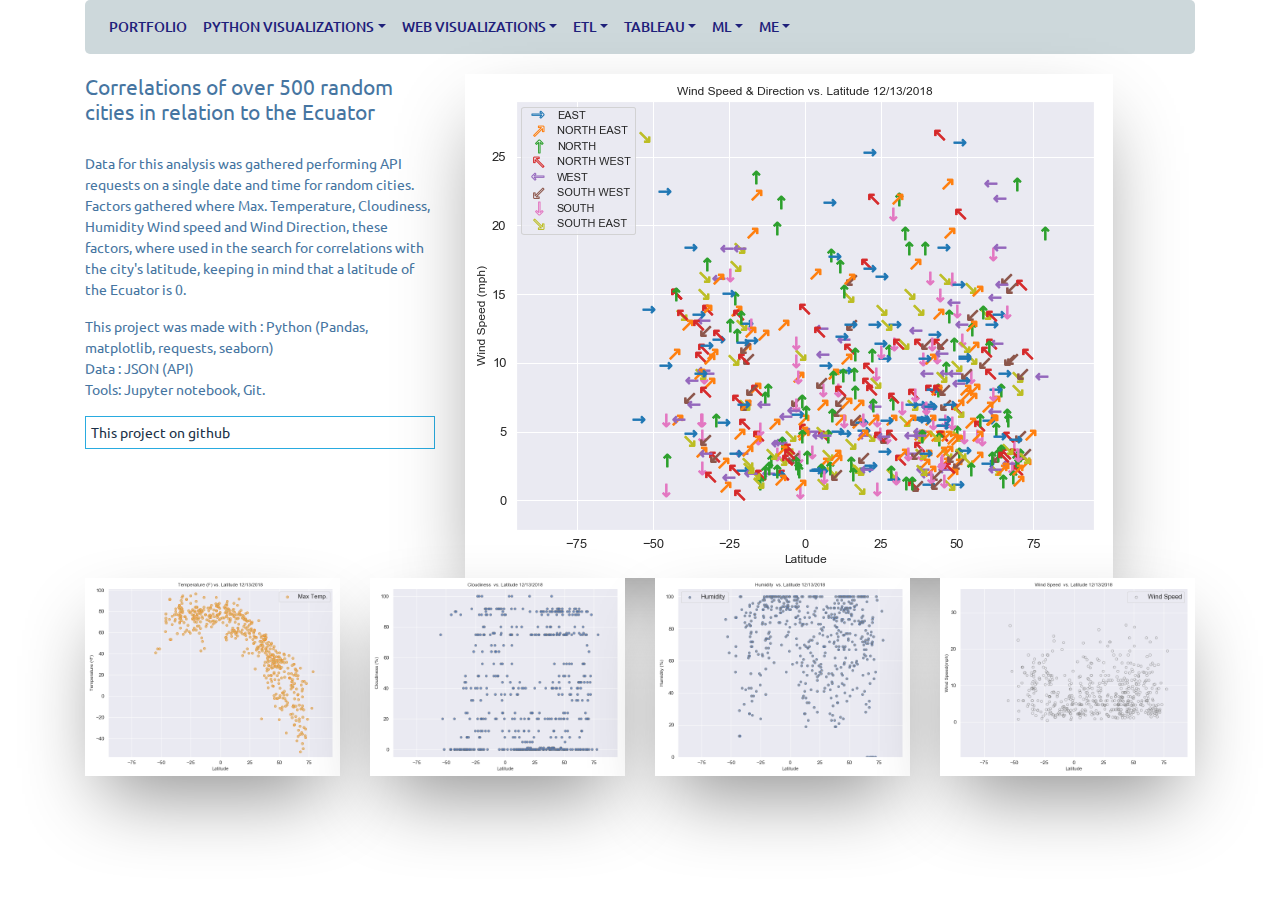
<file: latitude.html>
<!doctype html>
<html lang="en">
      <head>
        <meta charset="utf-8">
        <meta name="viewport" content="width=device-width, initial-scale=1, shrink-to-fit=no">
        
        <link href="styles/fontawesome/css/all.css" rel="stylesheet">
        <link type="text/css"  href="styles/bootstrapLight.css" rel="stylesheet">
        <link type="text/css"  href="styles/portfolioStyles.css" rel="stylesheet">
        <link href="https://fonts.googleapis.com/css?family=Righteous" rel="stylesheet">
        <link href="https://fonts.googleapis.com/css?family=Ubuntu" rel="stylesheet">  
        <title>Latitude correlations</title>
    </head>
    <body>
         
        
        <div class="container">

        <nav class="navbar navbar-expand-lg navbar-dark bg-dark">
                <button class="navbar-toggler" type="button" data-toggle="collapse" data-target="#navbarColor02" aria-controls="navbarColor02" aria-expanded="false" aria-label="Toggle navigation">
                    <span class="navbar-toggler-icon"></span>
                </button>
    
                <div class="collapse navbar-collapse" id="navbarColor02">
                    <ul class="navbar-nav mr-auto">
                    <li class="nav-item ">
                        
                        <a class="nav-link" href="index.html">Portfolio <span class="sr-only"></span></a>
                    </li>
                    <li class="nav-item dropdown">
                        <a class="nav-link dropdown-toggle" data-toggle="dropdown" href="#" role="button" aria-haspopup="true" aria-expanded="false">
                        Python Visualizations</a>
                        <div class="dropdown-menu">
                          <a class="dropdown-item" href="opioid.html">Opioid deaths</a>
                          <a class="dropdown-item disabled" href="#">Latitude vs x</a>
                          <a class="dropdown-item " href="tumor.html">Medication Efficiency</a>        
                          <!--
                          <div class="dropdown-divider"></div>  
                          <a class="dropdown-item" href="#">Separated link</a>-->
                        </div>
                      </li>
                      <li class="nav-item dropdown">
                        <a class="nav-link dropdown-toggle" data-toggle="dropdown" href="#" role="button" aria-haspopup="true" aria-expanded="false">WEB Visualizations</a>
                        <div class="dropdown-menu">
                            <a class="dropdown-item " href="mars.html">Web Scraping</a>
                            <a class="dropdown-item " href="dashboard.html">Dashboard</a>
                            <a class="dropdown-item " href="census.html">Census Data</a>
                            <a class="dropdown-item " href="earthquakes.html">Earthquakes</a>
                            <a class="dropdown-item " href="hurricane.html">Hurricane</a>
                        </div>
                      </li>
                      <li class="nav-item dropdown">
                            <a class="nav-link dropdown-toggle" data-toggle="dropdown" href="#" role="button" aria-haspopup="true" aria-expanded="false">ETL</a>
                            <div class="dropdown-menu">
                                <a class="dropdown-item "  href="https://github.com/hvannia/ETL_pt">US Mortality (git)</a>
                            </div>
                          </li>
                          <li class="nav-item dropdown">
                            <a class="nav-link dropdown-toggle" data-toggle="dropdown" href="#" role="button" aria-haspopup="true" aria-expanded="false">Tableau</a>
                            <div class="dropdown-menu">
                                <a class="dropdown-item " href="tableau.html">City Bike</a>
                            </div>
                          </li>
                          <li class="nav-item dropdown">
                                <a class="nav-link dropdown-toggle" data-toggle="dropdown" href="#" role="button" aria-haspopup="true" aria-expanded="false">ML</a>
                                <div class="dropdown-menu">
                                  <a class="dropdown-item " href="ml_emnist.html">EMNIST</a>
                                </div>
                                </li>
                      <li class="nav-item dropdown">
                            <a class="nav-link dropdown-toggle" data-toggle="dropdown" href="#" role="button" aria-haspopup="true" aria-expanded="false">Me</a>
                            <div class="dropdown-menu">
                              <a class="dropdown-item " href="bio.html">bio</a>
                              <a class="dropdown-item" href="https://github.com/hvannia">GitHub</a>
                              <a class="dropdown-item" href="https://www.linkedin.com/in/hvannia">LinkedIn</a>
                              <a class="dropdown-item" href="mailto:hvannia@gmail.com">Email</a>
                              <!--
                              <div class="dropdown-divider"></div>
                              <a class="dropdown-item" href="#">Separated link</a>-->
                            </div>
                          </li>
    
    
                    
                    </ul>
                </div>
                </nav>


                <div class="row" style="padding-top: 20px;">
                    <div class="col-lg-4">
                        <h4>Correlations of over 500 random cities in relation to the Ecuator</h4><br />
                        
                    <p>
                            Data for this analysis was gathered performing API requests on a single date and time for random cities.
                            Factors gathered where Max. Temperature, Cloudiness, Humidity Wind speed and Wind Direction, these factors, where used in the search for correlations with the city's latitude, keeping in mind that a latitude of the Ecuator is 0.
                    </p>
                    <p>This project was made with : Python (Pandas, matplotlib, requests, seaborn) <br />
                                    Data : JSON (API) <br />
                                    Tools: Jupyter notebook, Git.</p>
                                    <p class="border border-info">
                                            <a   href="https://github.com/hvannia/WeatherPy">This project on github</a>
                                    </p>
                    </p>
                    </div>
                    <div class="col-lg-8">
                        <img src="Images/plots/CorrelationLatVsWindSpeedwDir.png" class="img-fluid  " alt="Latitude vs Wind Speed with direction">
                    </div>
                    
                </div>
                <div class="row" >
                    <div class="col-lg-3">
                            <img src="Images/plots/CorrelationLatVsTemp.png" class="img-fluid  " alt="Latitude vs Temperature">
                    </div>
                    <div class="col-lg-3">
                            <img src="Images/plots/CorrelationLatVsCloud.png" class="img-fluid " alt="Latitude vs Cloudiness">
                    </div>
                    <div class="col-lg-3">
                            <img src="Images/plots/CorrelationLatVsHumidity.png" class="img-fluid " alt="Latitude vs Humidity">
                    </div>
                    <div class="col-lg-3">
                            <img src="Images/plots/CorrelationLatVsWindSpeed.png" class="img-fluid " alt="Latitude vs Wind Speed">
                    </div>
                </div>
                
            </div><!-- ROW-->

        </container>
     
              <!-- Optional JavaScript -->
        <!-- jQuery first, then Popper.js, then Bootstrap JS -->
        <script src="https://code.jquery.com/jquery-3.3.1.slim.min.js" integrity="sha384-q8i/X+965DzO0rT7abK41JStQIAqVgRVzpbzo5smXKp4YfRvH+8abtTE1Pi6jizo" crossorigin="anonymous"></script>
        <script src="https://cdnjs.cloudflare.com/ajax/libs/popper.js/1.14.6/umd/popper.min.js" integrity="sha384-wHAiFfRlMFy6i5SRaxvfOCifBUQy1xHdJ/yoi7FRNXMRBu5WHdZYu1hA6ZOblgut" crossorigin="anonymous"></script>
        <script src="https://stackpath.bootstrapcdn.com/bootstrap/4.2.1/js/bootstrap.min.js" integrity="sha384-B0UglyR+jN6CkvvICOB2joaf5I4l3gm9GU6Hc1og6Ls7i6U/mkkaduKaBhlAXv9k" crossorigin="anonymous"></script>
        </body>

    </html>
</file>
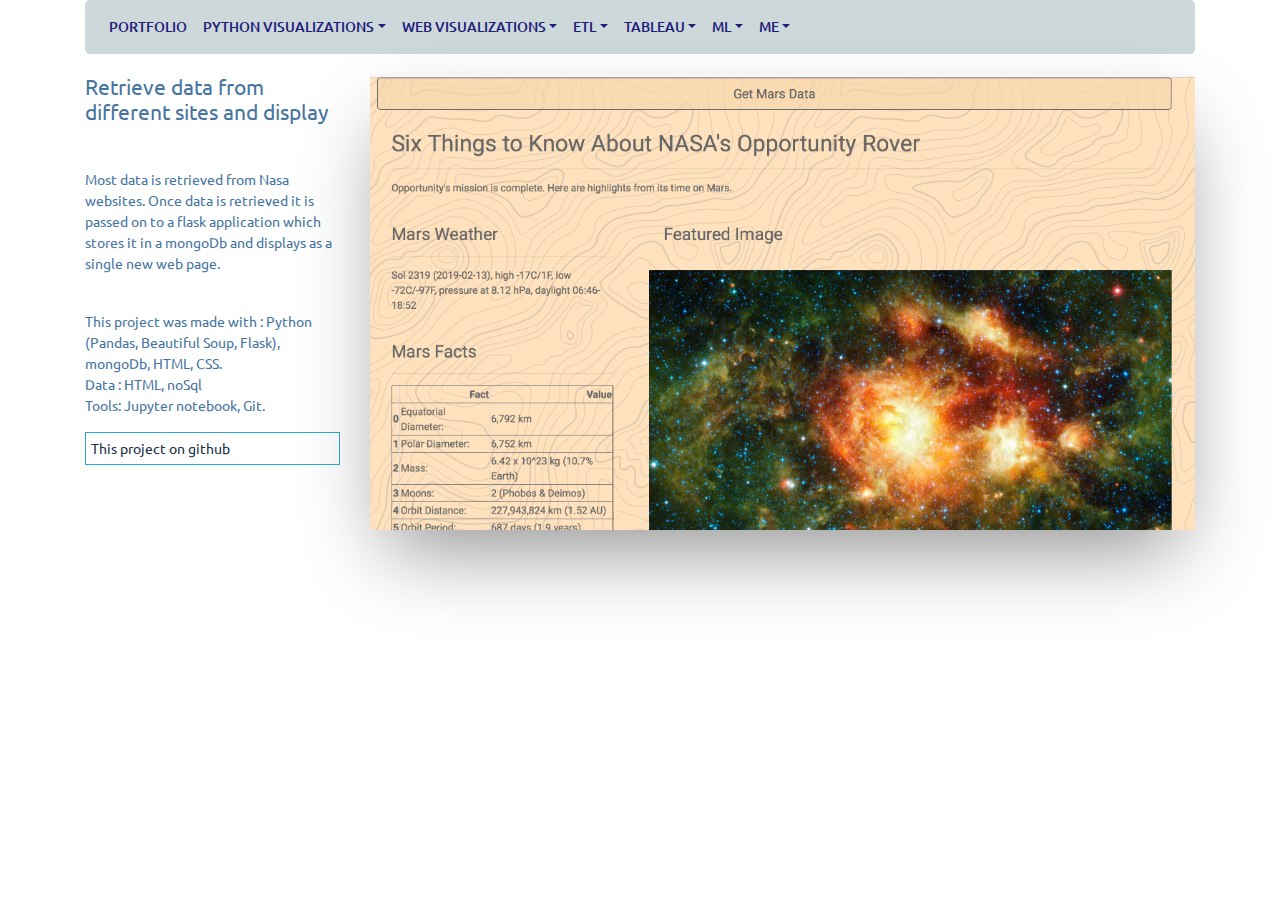
<file: mars.html>
<!doctype html>
<html lang="en">
      <head>
        <meta charset="utf-8">
        <meta name="viewport" content="width=device-width, initial-scale=1, shrink-to-fit=no">
        
        <link href="styles/fontawesome/css/all.css" rel="stylesheet">
        <link type="text/css"  href="styles/bootstrapLight.css" rel="stylesheet">
        <link type="text/css"  href="styles/portfolioStyles.css" rel="stylesheet">
        <link href="https://fonts.googleapis.com/css?family=Righteous" rel="stylesheet">
        <link href="https://fonts.googleapis.com/css?family=Ubuntu" rel="stylesheet">        
        <title>Mars scraping</title>
    </head>
    <body>
         
   
        
        <div class="container">

        <nav class="navbar navbar-expand-lg navbar-dark bg-dark">
                <button class="navbar-toggler" type="button" data-toggle="collapse" data-target="#navbarColor02" aria-controls="navbarColor02" aria-expanded="false" aria-label="Toggle navigation">
                    <span class="navbar-toggler-icon"></span>
                </button>
    
                <div class="collapse navbar-collapse" id="navbarColor02">
                    <ul class="navbar-nav mr-auto">
                    <li class="nav-item ">
                        
                        <a class="nav-link" href="index.html">Portfolio <span class="sr-only"></span></a>
                    </li>
                    <li class="nav-item dropdown">
                        <a class="nav-link dropdown-toggle" data-toggle="dropdown" href="#" role="button" aria-haspopup="true" aria-expanded="false">
                        Python Visualizations</a>
                        <div class="dropdown-menu">
                          <a class="dropdown-item" href="opioid.html">Opioid deaths</a>
                          <a class="dropdown-item" href="latitude.html">Latitude vs x</a>
                          <a class="dropdown-item" href="tumor.html">Medication Efficiency</a>        
                          <!--
                          <div class="dropdown-divider"></div>
                          <a class="dropdown-item" href="#">Separated link</a>-->
                        </div>
                      </li>
                      <li class="nav-item dropdown">
                        <a class="nav-link dropdown-toggle" data-toggle="dropdown" href="#" role="button" aria-haspopup="true" aria-expanded="false">WEB Visualizations</a>
                        <div class="dropdown-menu">
                            <a class="dropdown-item disabled" href="mars.html">Web Scraping</a>
                            <a class="dropdown-item " href="dashboard.html">Dashboard</a>
                            <a class="dropdown-item " href="census.html">Census Data</a>
                            <a class="dropdown-item " href="earthquakes.html">Earthquakes</a>
                            <a class="dropdown-item " href="hurricane.html">Hurricane</a>
                        </div>
                      </li>
                      <li class="nav-item dropdown">
                            <a class="nav-link dropdown-toggle" data-toggle="dropdown" href="#" role="button" aria-haspopup="true" aria-expanded="false">ETL</a>
                            <div class="dropdown-menu">
                                <a class="dropdown-item" href="https://github.com/hvannia/ETL_pt">US Mortality (git)</a>
                            </div>
                          </li>
                          <li class="nav-item dropdown">
                            <a class="nav-link dropdown-toggle" data-toggle="dropdown" href="#" role="button" aria-haspopup="true" aria-expanded="false">Tableau</a>
                            <div class="dropdown-menu">
                                <a class="dropdown-item " href="tableau.html">City Bike</a>
                            </div>
                          </li>
                          <li class="nav-item dropdown">
                                <a class="nav-link dropdown-toggle" data-toggle="dropdown" href="#" role="button" aria-haspopup="true" aria-expanded="false">ML</a>
                                <div class="dropdown-menu">
                                  <a class="dropdown-item " href="ml_emnist.html">EMNIST</a>
                                </div>
                                </li>
                      <li class="nav-item dropdown">
                            <a class="nav-link dropdown-toggle" data-toggle="dropdown" href="#" role="button" aria-haspopup="true" aria-expanded="false">Me</a>
                            <div class="dropdown-menu">
                              <a class="dropdown-item" href="bio.html">bio</a>
                              <a class="dropdown-item" href="https://github.com/hvannia">GitHub</a>
                              <a class="dropdown-item" href="https://www.linkedin.com/in/hvannia">LinkedIn</a>
                              <a class="dropdown-item" href="mailto:hvannia@gmail.com">Email</a>
                              <!--
                              <div class="dropdown-divider"></div>
                              <a class="dropdown-item" href="#">Separated link</a>-->
                            </div>
                          </li>
    
    
                    
                    </ul>
                </div>
                </nav>


            <div class="row" style="padding-top: 20px;"></div>
            <div class="row">
                <div class="col-lg-3">
                    <h4>Retrieve data from different sites and display </h4><br />
                    <p>
                   
<p>Most data is retrieved from Nasa websites.
Once data is retrieved it is passed on to a flask application which stores it in a mongoDb and displays as a single new web page.</p>
<br />
<p>This project was made with : Python (Pandas, Beautiful Soup, Flask), mongoDb, HTML, CSS.<br />
        Data : HTML, noSql <br />
        Tools: Jupyter notebook, Git.</p>
        <p class="border border-info">
                <a  href="https://github.com/hvannia/scrapr">This project on github</a>
        </p>
                </div>
                <div class="col-lg-9">
                    <img  class="img-fluid" src="Images/page1.png" alt="mars scraping screen">
                </div>
            </div><!-- row-->
            <div clas="row">
                    <div class="lg-col-2"></div>
            <div class="lg-col-8">
               <!--<img class="img-fluid" src="Images/page2.png" alt="Mars scraping screen page 2 ">-->
            </div>
            <div class="lg-col-2"></div>
        </div>  


             
            </div><!-- container-->


     
              <!-- Optional JavaScript -->
        <!-- jQuery first, then Popper.js, then Bootstrap JS -->
        <script src="https://code.jquery.com/jquery-3.3.1.slim.min.js" integrity="sha384-q8i/X+965DzO0rT7abK41JStQIAqVgRVzpbzo5smXKp4YfRvH+8abtTE1Pi6jizo" crossorigin="anonymous"></script>
        <script src="https://cdnjs.cloudflare.com/ajax/libs/popper.js/1.14.6/umd/popper.min.js" integrity="sha384-wHAiFfRlMFy6i5SRaxvfOCifBUQy1xHdJ/yoi7FRNXMRBu5WHdZYu1hA6ZOblgut" crossorigin="anonymous"></script>
        <script src="https://stackpath.bootstrapcdn.com/bootstrap/4.2.1/js/bootstrap.min.js" integrity="sha384-B0UglyR+jN6CkvvICOB2joaf5I4l3gm9GU6Hc1og6Ls7i6U/mkkaduKaBhlAXv9k" crossorigin="anonymous"></script>
        </body>

    </html>
</file>
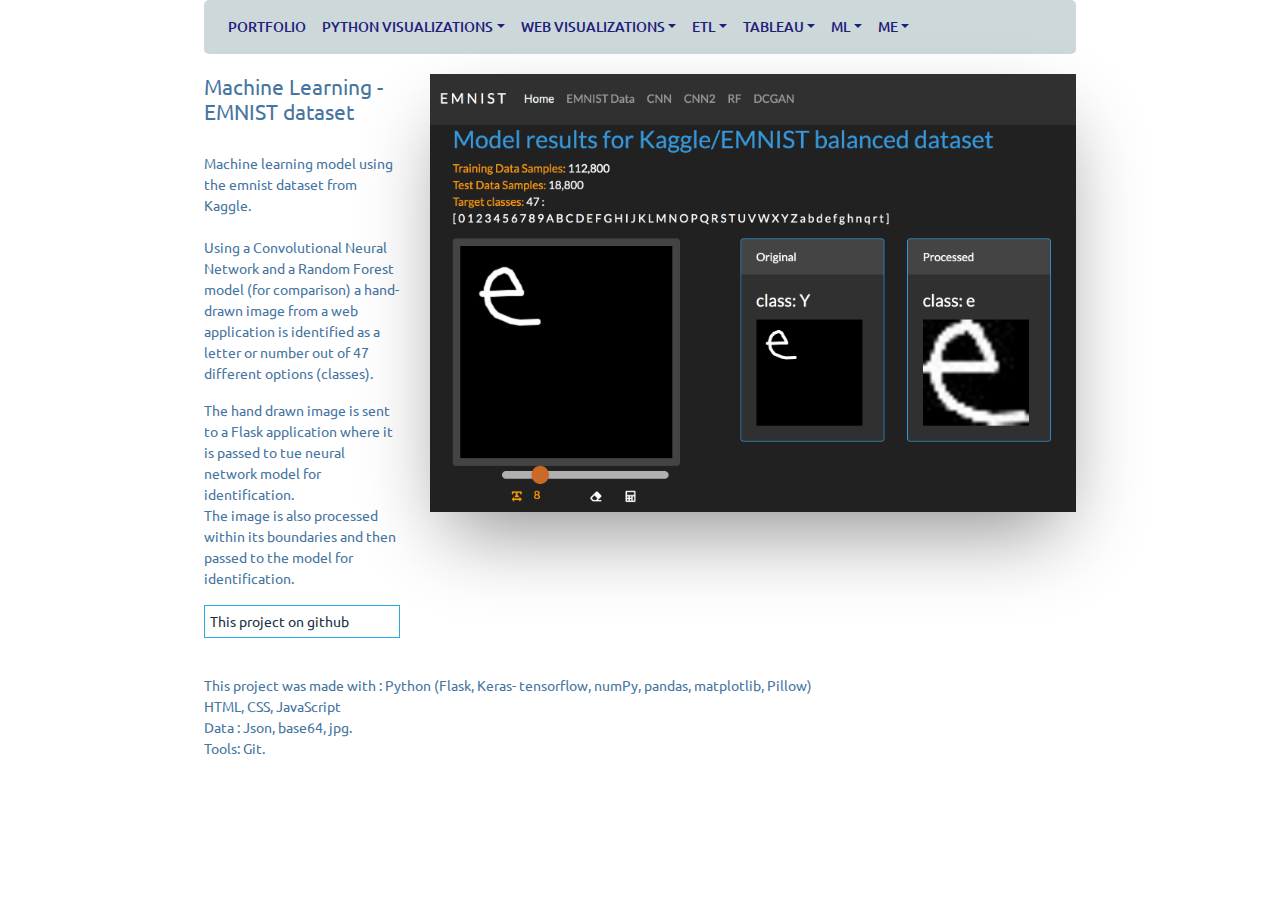
<file: ml_emnist.html>
<!doctype html>
<html lang="en">
      <head>
        <meta charset="utf-8">
        <meta name="viewport" content="width=device-width, initial-scale=1, shrink-to-fit=no">
        <link href="styles/fontawesome/css/all.css" rel="stylesheet">
        <link type="text/css"  href="styles/bootstrapLight.css" rel="stylesheet">
        <link type="text/css"  href="styles/portfolioStyles.css" rel="stylesheet">
        <link type="text/css" href="styles/bio.css" rel="stylesheet">
        <link href="https://fonts.googleapis.com/css?family=Righteous" rel="stylesheet">
        <link href="https://fonts.googleapis.com/css?family=Ubuntu" rel="stylesheet">      
        <title>ML</title>
    </head>
    <body>
         
    
        <div class="container">

        <nav class="navbar navbar-expand-lg navbar-dark bg-dark">
                <button class="navbar-toggler" type="button" data-toggle="collapse" data-target="#navbarColor02" aria-controls="navbarColor02" aria-expanded="false" aria-label="Toggle navigation">
                    <span class="navbar-toggler-icon"></span>
                </button>
    
                <div class="collapse navbar-collapse" id="navbarColor02">
                    <ul class="navbar-nav mr-auto">
                    <li class="nav-item ">
                        
                        <a class="nav-link" href="index.html">Portfolio <span class="sr-only"></span></a>
                    </li>
                    <li class="nav-item dropdown">
                        <a class="nav-link dropdown-toggle" data-toggle="dropdown" href="#" role="button" aria-haspopup="true" aria-expanded="false">
                        Python Visualizations</a>
                        <div class="dropdown-menu">
                          <a class="dropdown-item" href="opioid.html">Opioid deaths</a>
                          <a class="dropdown-item" href="latitude.html">Latitude vs x</a>
                          <a class="dropdown-item" href="tumor.html">Medication Efficiency</a>        
                          <!--
                          <div class="dropdown-divider"></div>
                          <a class="dropdown-item" href="#">Separated link</a>-->
                        </div>
                      </li>
                      <li class="nav-item dropdown">
                        <a class="nav-link dropdown-toggle" data-toggle="dropdown" href="#" role="button" aria-haspopup="true" aria-expanded="false">WEB Visualizations</a>
                        <div class="dropdown-menu">
                            <a class="dropdown-item" href="mars.html">Web Scraping</a>
                            <a class="dropdown-item" href="dashboard.html">Dashboard</a>
                            <a class="dropdown-item" href="census.html">Census Data</a>
                            <a class="dropdown-item" href="earthquakes.html">Earthquakes</a>
                        </div>
                      </li>
                      <li class="nav-item dropdown">
                            <a class="nav-link dropdown-toggle" data-toggle="dropdown" href="#" role="button" aria-haspopup="true" aria-expanded="false">ETL</a>
                            <div class="dropdown-menu">
                                <a class="dropdown-item " href="https://github.com/hvannia/ETL_pt">US Mortality (git)</a>
                            </div>
                          </li>
                          <li class="nav-item dropdown">
                            <a class="nav-link dropdown-toggle" data-toggle="dropdown" href="#" role="button" aria-haspopup="true" aria-expanded="false">Tableau</a>
                            <div class="dropdown-menu">
                                <a class="dropdown-item " href="tableau.html">City Bike</a>
                            </div>
                          </li>
                          <li class="nav-item dropdown">
                            <a class="nav-link dropdown-toggle" data-toggle="dropdown" href="#" role="button" aria-haspopup="true" aria-expanded="false">ML</a>
                            <div class="dropdown-menu">
                              <a class="dropdown-item disabled" href="#">EMNIST</a>
                            </div>
                            </li>
                      <li class="nav-item dropdown">
                            <a class="nav-link dropdown-toggle" data-toggle="dropdown" href="#" role="button" aria-haspopup="true" aria-expanded="false">Me</a>
                            <div class="dropdown-menu">
                              <a class="dropdown-item " href="#">bio</a>
                              <a class="dropdown-item" href="https://github.com/hvannia">GitHub</a>
                              <a class="dropdown-item" href="https://www.linkedin.com/in/hvannia">LinkedIn</a>
                              <a class="dropdown-item" href="mailto:hvannia@gmail.com">Email</a>
                              <!--
                              <div class="dropdown-divider"></div>
                              <a class="dropdown-item" href="#">Separated link</a>-->
                            </div>
                          </li>
                    </ul>
                </div>
                </nav>
        
                <div class="row" style="padding-top: 20px;"></div>
                <div class="row">
                    <div class="col-lg-3">
                        <h4>Machine Learning - EMNIST dataset</h4><br />
                         <p>
                               Machine learning model using the emnist dataset from Kaggle.<br /><br />
                               Using a Convolutional Neural Network and a Random Forest model (for comparison) a hand-drawn image from a web application is identified as a letter or number out of 47 different options (classes).</p>
                                <p>
                                The hand drawn image is sent to a Flask application where it is passed to tue neural network model for identification.<br > The image is also processed within its boundaries and then passed to the model for identification. 
                                <p></p>
                                <p class="border border-info">
                                    <a  href="https://github.com/hvannia/emnist_grp">This project on github</a>
                            </p>
    <br />
                     </div>
                     <div class="col-lg-9">
                        <img src="Images/emnist.png" alt="emnist" class="img-fluid"> 
                    </div>
                     
                </div>
                <div class="row">
                    <div class="col-lg-12">
    <p>This project was made with : Python (Flask,  Keras- tensorflow, numPy, pandas, matplotlib, Pillow) <br />HTML, CSS, JavaScript <br />
            Data : Json, base64, jpg.<br />
            Tools:  Git.</p>
            
           
            <!--
            <p class="border border-info">
                    <a  href="https://hvannia.github.io/d3_1/">This project live</a>
            </p>--> 
                </div>
                 
            </div><!-- row-->
              
    
        


        

        </div> <!-- container-->
     
              <!-- Optional JavaScript -->
        <!-- jQuery first, then Popper.js, then Bootstrap JS -->
        <script src="https://code.jquery.com/jquery-3.3.1.slim.min.js" integrity="sha384-q8i/X+965DzO0rT7abK41JStQIAqVgRVzpbzo5smXKp4YfRvH+8abtTE1Pi6jizo" crossorigin="anonymous"></script>
        <script src="https://cdnjs.cloudflare.com/ajax/libs/popper.js/1.14.6/umd/popper.min.js" integrity="sha384-wHAiFfRlMFy6i5SRaxvfOCifBUQy1xHdJ/yoi7FRNXMRBu5WHdZYu1hA6ZOblgut" crossorigin="anonymous"></script>
        <script src="https://stackpath.bootstrapcdn.com/bootstrap/4.2.1/js/bootstrap.min.js" integrity="sha384-B0UglyR+jN6CkvvICOB2joaf5I4l3gm9GU6Hc1og6Ls7i6U/mkkaduKaBhlAXv9k" crossorigin="anonymous"></script>
        </body>

    </html>
</file>
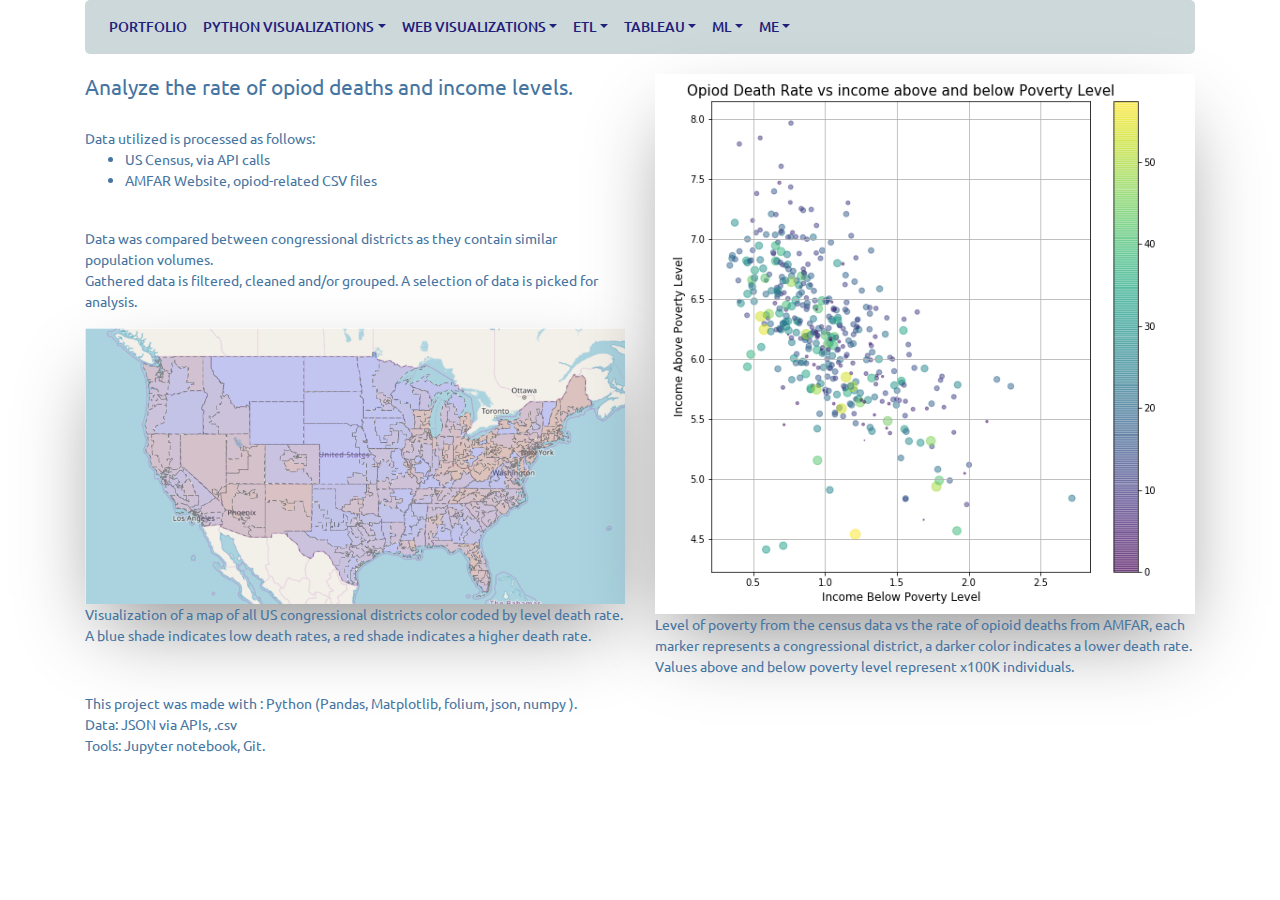
<file: opioid.html>
<!doctype html>
<html lang="en">
      <head>
        <meta charset="utf-8">
        <meta name="viewport" content="width=device-width, initial-scale=1, shrink-to-fit=no">
        
        <link href="styles/fontawesome/css/all.css" rel="stylesheet">
        <link type="text/css"  href="styles/bootstrapLight.css" rel="stylesheet">
        <link type="text/css"  href="styles/portfolioStyles.css" rel="stylesheet">
        <link href="https://fonts.googleapis.com/css?family=Righteous" rel="stylesheet">
        <link href="https://fonts.googleapis.com/css?family=Ubuntu" rel="stylesheet">      
        <title>Opioid deaths</title>
    </head>
    <body>
         
    
        <div class="container">

        <nav class="navbar navbar-expand-lg navbar-dark bg-dark">
                <button class="navbar-toggler" type="button" data-toggle="collapse" data-target="#navbarColor02" aria-controls="navbarColor02" aria-expanded="false" aria-label="Toggle navigation">
                    <span class="navbar-toggler-icon"></span>
                </button>
    
                <div class="collapse navbar-collapse" id="navbarColor02">
                    <ul class="navbar-nav mr-auto">
                    <li class="nav-item ">
                        
                        <a class="nav-link" href="index.html">Portfolio <span class="sr-only"></span></a>
                    </li>
                    <li class="nav-item dropdown">
                        <a class="nav-link dropdown-toggle" data-toggle="dropdown" href="#" role="button" aria-haspopup="true" aria-expanded="false">
                        Python Visualizations</a>
                        <div class="dropdown-menu">
                          <a class="dropdown-item disabled" href="#">Opioid deaths</a>
                          <a class="dropdown-item" href="latitude.html">Latitude vs x</a>
                          <a class="dropdown-item " href="tumor.html">Medication Efficiency</a>        
                          <!--
                          <div class="dropdown-divider"></div>
                          <a class="dropdown-item" href="#">Separated link</a>-->
                        </div>
                      </li>
                      <li class="nav-item dropdown">
                        <a class="nav-link dropdown-toggle" data-toggle="dropdown" href="#" role="button" aria-haspopup="true" aria-expanded="false">WEB Visualizations</a>
                        <div class="dropdown-menu">
                            <a class="dropdown-item " href="mars.html">Web Scraping</a>
                            <a class="dropdown-item " href="dashboard.html">Dashboard</a>
                            <a class="dropdown-item " href="census.html">Census Data</a>
                            <a class="dropdown-item " href="earthquakes.html">Earthquakes</a>
                            <a class="dropdown-item " href="hurricane.html">Hurricane</a>
                        </div>
                      </li>
                      <li class="nav-item dropdown">
                            <a class="nav-link dropdown-toggle" data-toggle="dropdown" href="#" role="button" aria-haspopup="true" aria-expanded="false">ETL</a>
                            <div class="dropdown-menu">
                                <a class="dropdown-item ]" href="https://github.com/hvannia/ETL_pt">US Mortality (git)</a>
                            </div>
                          </li>
                          <li class="nav-item dropdown">
                            <a class="nav-link dropdown-toggle" data-toggle="dropdown" href="#" role="button" aria-haspopup="true" aria-expanded="false">Tableau</a>
                            <div class="dropdown-menu">
                                <a class="dropdown-item disabled" href="tableau.html">City Bike</a>
                            </div>
                          </li>
                          <li class="nav-item dropdown">
                                <a class="nav-link dropdown-toggle" data-toggle="dropdown" href="#" role="button" aria-haspopup="true" aria-expanded="false">ML</a>
                                <div class="dropdown-menu">
                                  <a class="dropdown-item " href="ml_emnist.html">EMNIST</a>
                                </div>
                                </li>
                      <li class="nav-item dropdown">
                            <a class="nav-link dropdown-toggle" data-toggle="dropdown" href="#" role="button" aria-haspopup="true" aria-expanded="false">Me</a>
                            <div class="dropdown-menu">
                              <a class="dropdown-item" href="bio.html">bio</a>
                              <a class="dropdown-item" href="https://github.com/hvannia">GitHub</a>
                              <a class="dropdown-item" href="https://www.linkedin.com/in/hvannia">LinkedIn</a>
                              <a class="dropdown-item" href="mailto:hvannia@gmail.com">Email</a>
                              <!--
                              <div class="dropdown-divider"></div>
                              <a class="dropdown-item" href="#">Separated link</a>-->
                            </div>
                          </li>
    
    
                    
                    </ul>
                </div>
                </nav>


                <div class="row" style="padding-top: 20px;"></div>
            <div class="row">
                <div class="col-lg-6">
                    <h4>Analyze the rate of opiod deaths and income levels.</h4><br />
                   
                        Data utilized is processed as follows:<br />
                        <ul>
                            <li>US Census, via API calls</li>
                            <li>AMFAR Website, opiod-related CSV files</li>
                        </ul>
                        <br />
                       Data was compared between congressional districts as they contain similar population volumes.<br />
                
                   
                    <p> Gathered data is filtered, cleaned and/or grouped. A selection of data is picked for analysis. </p>

                    <div class="row">
                            <div class="col-lg-12">
                                <img src="Images/plots/map.png" class="img-fluid">
                                <p> Visualization of a map of all US congressional districts color coded by level death rate. A blue shade indicates low death rates, a red shade indicates a higher death rate.</p>
                            </div>
        
                    </div>
                    
                </div>
                

                <div class="col-lg-6">
                    <img src="Images/plots/povertyVSdeathRate.png" class="img-fluid" style="width: 560px;"> 
                        <p> Level of poverty from the census data vs the rate of opioid deaths from AMFAR, each marker represents a congressional district, a darker color indicates a lower death rate. Values above and below poverty level represent x100K individuals. </p>
                </div>
               
            </div><!-- row-->
            <div class="row">
                <div class="col-lg-12"><p>
                        This project was made with : Python (Pandas, Matplotlib, folium, json, numpy ).<br />
                        Data: JSON via APIs, .csv <br />
                        Tools: Jupyter notebook, Git.</p>
                </div>
            </div>



            </div><!-- container-->


            
              <!-- Optional JavaScript -->
        <!-- jQuery first, then Popper.js, then Bootstrap JS -->
        <script src="https://code.jquery.com/jquery-3.3.1.slim.min.js" integrity="sha384-q8i/X+965DzO0rT7abK41JStQIAqVgRVzpbzo5smXKp4YfRvH+8abtTE1Pi6jizo" crossorigin="anonymous"></script>
        <script src="https://cdnjs.cloudflare.com/ajax/libs/popper.js/1.14.6/umd/popper.min.js" integrity="sha384-wHAiFfRlMFy6i5SRaxvfOCifBUQy1xHdJ/yoi7FRNXMRBu5WHdZYu1hA6ZOblgut" crossorigin="anonymous"></script>
        <script src="https://stackpath.bootstrapcdn.com/bootstrap/4.2.1/js/bootstrap.min.js" integrity="sha384-B0UglyR+jN6CkvvICOB2joaf5I4l3gm9GU6Hc1og6Ls7i6U/mkkaduKaBhlAXv9k" crossorigin="anonymous"></script>
        </body>

    </html>
</file>
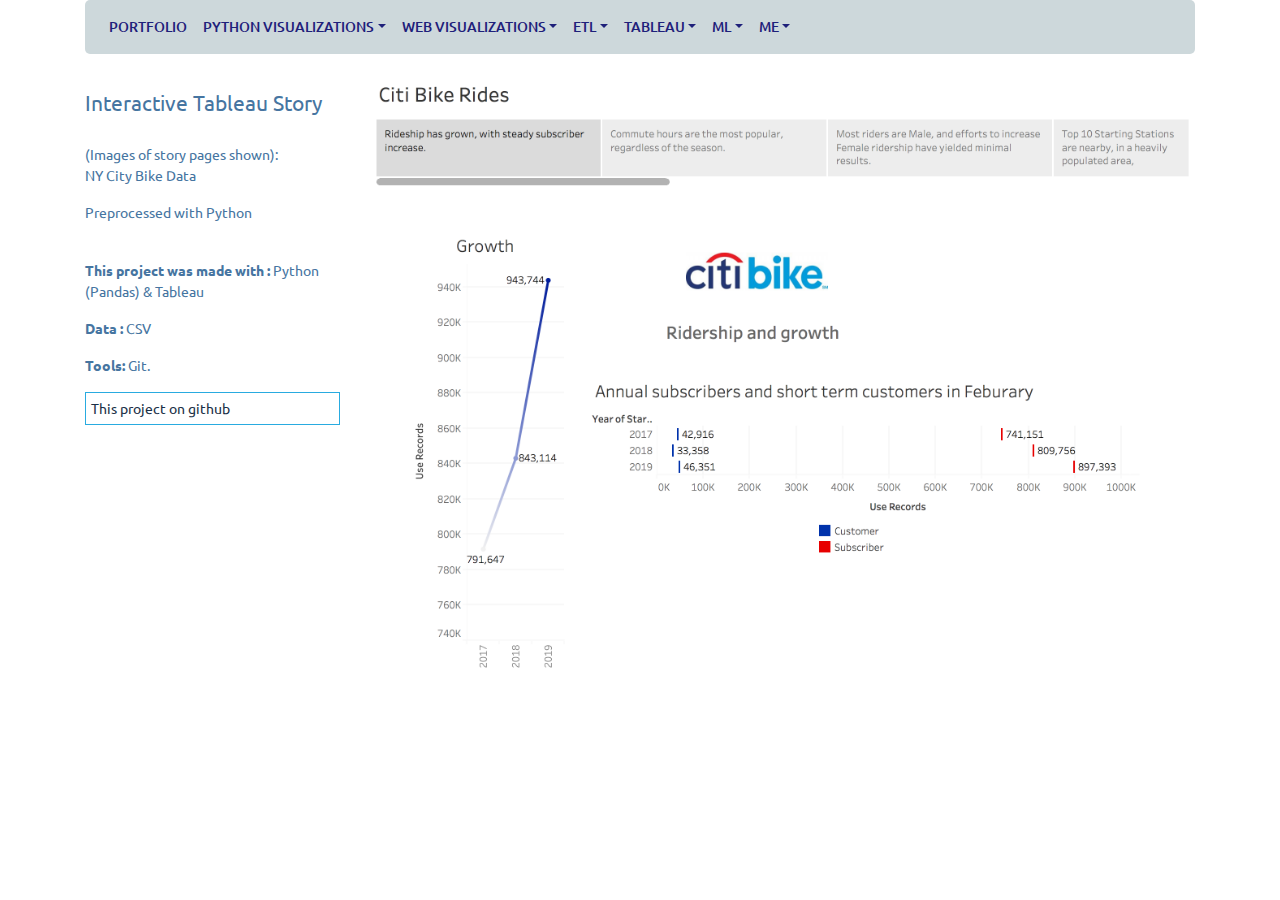
<file: tableau.html>
<!doctype html>
<html lang="en">
      <head>
        <meta charset="utf-8">
        <meta name="viewport" content="width=device-width, initial-scale=1, shrink-to-fit=no">
        
        <link href="styles/fontawesome/css/all.css" rel="stylesheet">
        <link type="text/css"  href="styles/bootstrapLight.css" rel="stylesheet">
        <link type="text/css"  href="styles/portfolioStyles.css" rel="stylesheet">
        <link href="https://fonts.googleapis.com/css?family=Righteous" rel="stylesheet">
        <link href="https://fonts.googleapis.com/css?family=Ubuntu" rel="stylesheet">        
        <title>Tableau: City Bikes</title>
    </head>
    <body>
         
   
        
        <div class="container">

        <nav class="navbar navbar-expand-lg navbar-dark bg-dark">
                <button class="navbar-toggler" type="button" data-toggle="collapse" data-target="#navbarColor02" aria-controls="navbarColor02" aria-expanded="false" aria-label="Toggle navigation">
                    <span class="navbar-toggler-icon"></span>
                </button>
    
                <div class="collapse navbar-collapse" id="navbarColor02">
                    <ul class="navbar-nav mr-auto">
                    <li class="nav-item ">
                        
                        <a class="nav-link" href="index.html">Portfolio <span class="sr-only"></span></a>
                    </li>
                    <li class="nav-item dropdown">
                        <a class="nav-link dropdown-toggle" data-toggle="dropdown" href="#" role="button" aria-haspopup="true" aria-expanded="false">
                        Python Visualizations</a>
                        <div class="dropdown-menu">
                          <a class="dropdown-item" href="opioid.html">Opioid deaths</a>
                          <a class="dropdown-item" href="latitude.html">Latitude vs x</a>
                          <a class="dropdown-item" href="tumor.html">Medication Efficiency</a>        
                          <!--
                          <div class="dropdown-divider"></div>
                          <a class="dropdown-item" href="#">Separated link</a>-->
                        </div>
                      </li>
                      <li class="nav-item dropdown">
                        <a class="nav-link dropdown-toggle" data-toggle="dropdown" href="#" role="button" aria-haspopup="true" aria-expanded="false">WEB Visualizations</a>
                        <div class="dropdown-menu">
                            <a class="dropdown-item" href="mars.html">Web Scraping</a>
                            <a class="dropdown-item " href="dashboard.html">Dashboard</a>
                            <a class="dropdown-item " href="census.html">Census Data</a>
                            <a class="dropdown-item " href="earthquakes.html">Earthquakes</a>
                            <a class="dropdown-item " href="hurricane.html">Hurricane</a>
                        </div>
                      </li>
                      <li class="nav-item dropdown">
                            <a class="nav-link dropdown-toggle" data-toggle="dropdown" href="#" role="button" aria-haspopup="true" aria-expanded="false">ETL</a>
                            <div class="dropdown-menu">
                                <a class="dropdown-item" href="https://github.com/hvannia/ETL_pt">US Mortality (git)</a>
                            </div>
                          </li>

                          <li class="nav-item dropdown">
                            <a class="nav-link dropdown-toggle" data-toggle="dropdown" href="#" role="button" aria-haspopup="true" aria-expanded="false">Tableau</a>
                            <div class="dropdown-menu">
                                <a class="dropdown-item disabled" href="tableau.html">City Bike</a>
                            </div>
                          </li>
                          <li class="nav-item dropdown">
                                <a class="nav-link dropdown-toggle" data-toggle="dropdown" href="#" role="button" aria-haspopup="true" aria-expanded="false">ML</a>
                                <div class="dropdown-menu">
                                  <a class="dropdown-item " href="ml_emnist.html">EMNIST</a>
                                </div>
                                </li>
                      <li class="nav-item dropdown">
                            <a class="nav-link dropdown-toggle" data-toggle="dropdown" href="#" role="button" aria-haspopup="true" aria-expanded="false">Me</a>
                            <div class="dropdown-menu">
                              <a class="dropdown-item" href="bio.html">bio</a>
                              <a class="dropdown-item" href="https://github.com/hvannia">GitHub</a>
                              <a class="dropdown-item" href="https://www.linkedin.com/in/hvannia">LinkedIn</a>
                              <a class="dropdown-item" href="mailto:hvannia@gmail.com">Email</a>
                              <!--
                              <div class="dropdown-divider"></div>
                              <a class="dropdown-item" href="#">Separated link</a>-->
                            </div>
                          </li>
    
    
                    
                    </ul>
                </div>
                </nav>


            <div class="row" style="padding-top: 20px;"></div>
            <div class="row">
                <div class="col-lg-3">
                    
                    <p>
                            <h4>Interactive Tableau Story</h4> <br /> (Images of story pages  shown):<br />
                            NY City Bike Data</p>
                            <p>Preprocessed with Python</p>
<br />
<p><strong> This project was made with :</strong> Python (Pandas)  & Tableau </p>
    <p><strong>Data :</strong> CSV</p>
       <p> <strong>Tools:</strong>  Git.</p>
        <p class="border border-info">
                <a  href="https://github.com/hvannia/cityBike">This project on github</a>
        </p>
       
       
        
            </div>
             <div class="col-lg-9">
                <div id="carouselExampleControls" class="carousel slide" data-ride="carousel">
                    <div class="carousel-inner">
                      <div class="carousel-item active">
                        <img class="d-block w-100" src="Images/tableau_city/Story1.png" alt="Story Page 1">
                      </div>
                      <div class="carousel-item">
                        <img class="d-block w-100" src="Images/tableau_city/Story2.png" alt="Story Page 2">
                      </div>
                      <div class="carousel-item">
                        <img class="d-block w-100" src="Images/tableau_city/Story3.png" alt="Story Page 3">
                      </div>
                      <div class="carousel-item">
                            <img class="d-block w-100" src="Images/tableau_city/Story4.png" alt="Story Page 4">
                          </div>
                         
                              <div class="carousel-item">
                                    <img class="d-block w-100" src="Images/tableau_city/Story6.png" alt="Story Page 6">
                                  </div>
                            
                                          <div class="carousel-item">
                                                <img class="d-block w-100" src="Images/tableau_city/Story9.png" alt="Story Page 9">
                                              </div>
                                              <div class="carousel-item">
                                                    <img class="d-block w-100" src="Images/tableau_city/StoryA.png" alt="Story Page 11">
                                                  </div>
                                                  <div class="carousel-item">
                                                        <img class="d-block w-100" src="Images/tableau_city/StoryB.png" alt="TStory Page 12">
                                                      </div>

                                                

                    </div>
                    <a class="carousel-control-prev" href="#carouselExampleControls" role="button" data-slide="prev">
                      <span class="carousel-control-prev-icon" aria-hidden="true"></span>
                      <span class="sr-only">Previous</span>
                    </a>
                    <a class="carousel-control-next" href="#carouselExampleControls" role="button" data-slide="next">
                      <span class="carousel-control-next-icon" aria-hidden="true"></span>
                      <span class="sr-only">Next</span>
                    </a>
                  </div>
                  
            </div>
        </div><!-- row-->
         


             
            </div><!-- container-->


     
              <!-- Optional JavaScript -->
        <!-- jQuery first, then Popper.js, then Bootstrap JS -->
        <script src="https://code.jquery.com/jquery-3.3.1.slim.min.js" integrity="sha384-q8i/X+965DzO0rT7abK41JStQIAqVgRVzpbzo5smXKp4YfRvH+8abtTE1Pi6jizo" crossorigin="anonymous"></script>
        <script src="https://cdnjs.cloudflare.com/ajax/libs/popper.js/1.14.6/umd/popper.min.js" integrity="sha384-wHAiFfRlMFy6i5SRaxvfOCifBUQy1xHdJ/yoi7FRNXMRBu5WHdZYu1hA6ZOblgut" crossorigin="anonymous"></script>
        <script src="https://stackpath.bootstrapcdn.com/bootstrap/4.2.1/js/bootstrap.min.js" integrity="sha384-B0UglyR+jN6CkvvICOB2joaf5I4l3gm9GU6Hc1og6Ls7i6U/mkkaduKaBhlAXv9k" crossorigin="anonymous"></script>
        </body>

    </html>
</file>
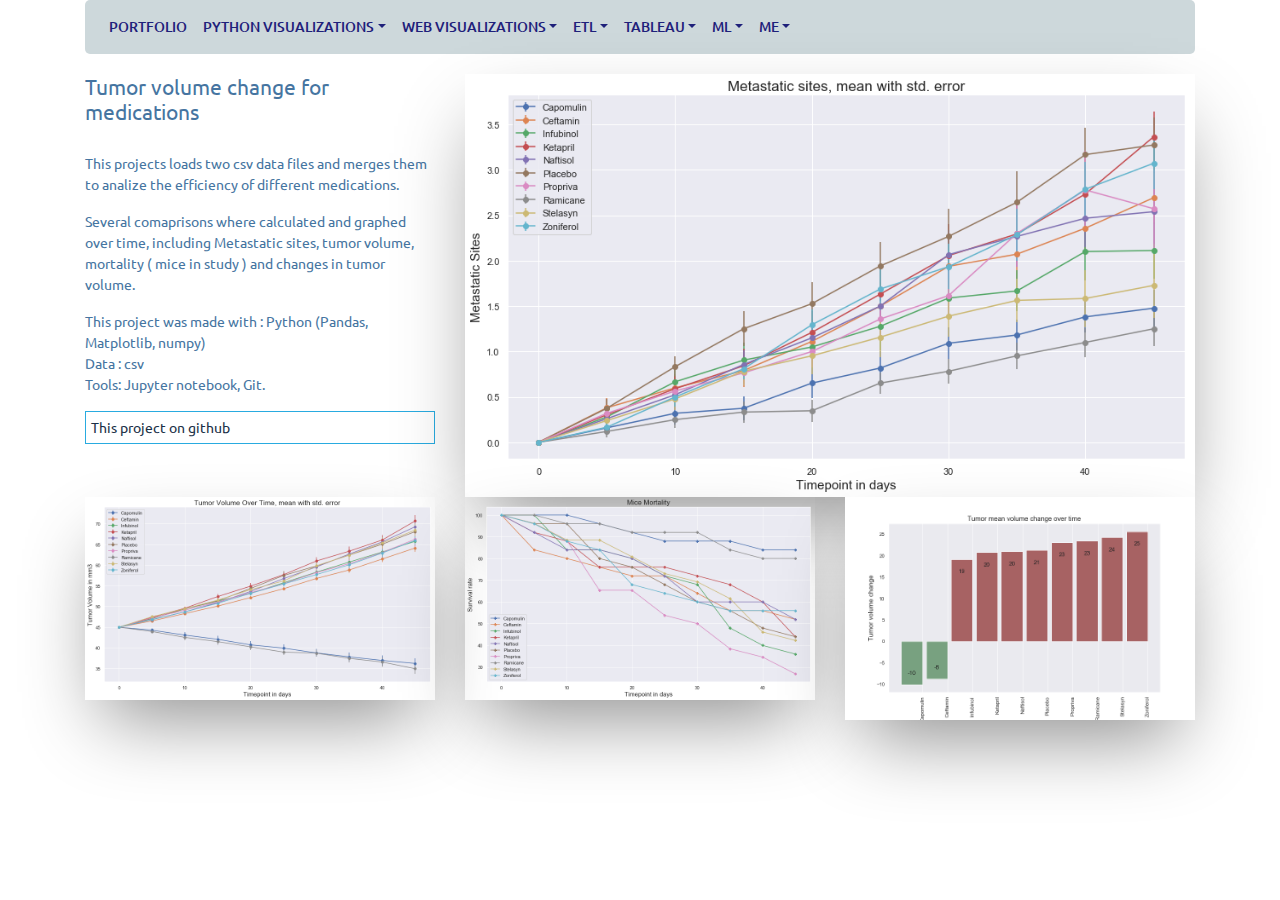
<file: tumor.html>
<!doctype html>
<html lang="en">
      <head>
        <meta charset="utf-8">
        <meta name="viewport" content="width=device-width, initial-scale=1, shrink-to-fit=no">
        
        <link href="styles/fontawesome/css/all.css" rel="stylesheet">
        <link type="text/css"  href="styles/bootstrapLight.css" rel="stylesheet">
        <link type="text/css"  href="styles/portfolioStyles.css" rel="stylesheet">
        <link href="https://fonts.googleapis.com/css?family=Righteous" rel="stylesheet">
        <link href="https://fonts.googleapis.com/css?family=Ubuntu" rel="stylesheet">  
        <title>Medication Efficiency</title>
    </head>
    <body>
         
        
        <div class="container">

        <nav class="navbar navbar-expand-lg navbar-dark bg-dark">
                <button class="navbar-toggler" type="button" data-toggle="collapse" data-target="#navbarColor02" aria-controls="navbarColor02" aria-expanded="false" aria-label="Toggle navigation">
                    <span class="navbar-toggler-icon"></span>
                </button>
    
                <div class="collapse navbar-collapse" id="navbarColor02">
                    <ul class="navbar-nav mr-auto">
                    <li class="nav-item ">
                        
                        <a class="nav-link" href="index.html">Portfolio <span class="sr-only"></span></a>
                    </li>
                    <li class="nav-item dropdown">
                        <a class="nav-link dropdown-toggle" data-toggle="dropdown" href="#" role="button" aria-haspopup="true" aria-expanded="false">
                        Python Visualizations</a>
                        <div class="dropdown-menu">
                          <a class="dropdown-item" href="opioid.html">Opioid deaths</a>
                          <a class="dropdown-item" href="latitude.html">Latitude vs x</a>
                          <a class="dropdown-item disabled" href="#">Medication Efficiency</a>
                                  
                          <!--
                          <div class="dropdown-divider"></div>
                          <a class="dropdown-item" href="#">Separated link</a>-->
                        </div>
                      </li>
                      <li class="nav-item dropdown">
                        <a class="nav-link dropdown-toggle" data-toggle="dropdown" href="#" role="button" aria-haspopup="true" aria-expanded="false">WEB Visualizations</a>
                        <div class="dropdown-menu">
                            <a class="dropdown-item " href="mars.html">Web Scraping</a>
                            <a class="dropdown-item " href="dashboard.html">Dashboard</a>
                            <a class="dropdown-item " href="census.html">Census Data</a>
                            <a class="dropdown-item " href="earthquakes.html">Earthquakes</a>
                            <a class="dropdown-item " href="hurricane.html">Hurricane</a>
                        </div>
                      </li>
                      <li class="nav-item dropdown">
                            <a class="nav-link dropdown-toggle" data-toggle="dropdown" href="#" role="button" aria-haspopup="true" aria-expanded="false">ETL</a>
                            <div class="dropdown-menu">
                                <a class="dropdown-item " href="https://github.com/hvannia/ETL_pt">US Mortality (git)</a>
                            </div>
                          </li>
                          <li class="nav-item dropdown">
                            <a class="nav-link dropdown-toggle" data-toggle="dropdown" href="#" role="button" aria-haspopup="true" aria-expanded="false">Tableau</a>
                            <div class="dropdown-menu">
                                <a class="dropdown-item " href="tableau.html">City Bike</a>
                            </div>
                          </li>
                          <li class="nav-item dropdown">
                                <a class="nav-link dropdown-toggle" data-toggle="dropdown" href="#" role="button" aria-haspopup="true" aria-expanded="false">ML</a>
                                <div class="dropdown-menu">
                                  <a class="dropdown-item " href="ml_emnist.html">EMNIST</a>
                                </div>
                                </li>
                      <li class="nav-item dropdown">
                            <a class="nav-link dropdown-toggle" data-toggle="dropdown" href="#" role="button" aria-haspopup="true" aria-expanded="false">Me</a>
                            <div class="dropdown-menu">
                              <a class="dropdown-item" href="bio.html">bio</a>
                              <a class="dropdown-item" href="https://github.com/hvannia">GitHub</a>
                              <a class="dropdown-item" href="https://www.linkedin.com/in/hvannia">LinkedIn</a>
                              <a class="dropdown-item" href="mailto:hvannia@gmail.com">Email</a>
                              <!--
                              <div class="dropdown-divider"></div>
                              <a class="dropdown-item" href="#">Separated link</a>-->
                            </div>
                          </li>
    
    
                    
                    </ul>
                </div>
                </nav>


                <div class="row" style="padding-top: 20px;"></div>
            <div class="row">
                <div class="col-lg-4">
                  <h4>
                     Tumor volume change for medications</h4><br />
                   
                    <p>
                        This projects loads  two csv data files and merges them to
                        analize the efficiency of different medications.
                    </p>
                    <p>
                        Several comaprisons where calculated and graphed over time, including Metastatic sites, tumor volume, mortality ( mice in study ) and changes in tumor volume. 
                    </p>
                    <p>
                        This project was made with : Python (Pandas, Matplotlib, numpy)<br />
                            Data : csv <br />
                            Tools: Jupyter notebook, Git.
                    </p>
                    <p class="border border-info">
                        <a   href="https://github.com/hvannia/Pymaceutical">This project on github</a>
                               
                    </p>
                    <!-- insert picture here -->
                </div>
                <div class="col-lg-8">
                    <img src="Images/plots/metastaticwErr.png" alt="metastatic sites with error" class="img-fluid " >
                </div>
            </div><!-- ROW-->
            <div class="row">
                <div class="col-lg-4">                       
                     <img src="Images/plots/tumorVolwErr.png" alt="metastatic sites with error" class="img-fluid " >
                </div>
                <div class="col-lg-4">
                        <img src="Images/plots/miceMortality.png" alt="metastatic sites with error" class="img-fluid " >
                </div>
                <div class="col-lg-4">
                        <img src="Images/plots/TumorVolChange.png" alt="metastatic sites with error" class="img-fluid " >
                </div>
            </div>


     
              <!-- Optional JavaScript -->
        <!-- jQuery first, then Popper.js, then Bootstrap JS -->
        <script src="https://code.jquery.com/jquery-3.3.1.slim.min.js" integrity="sha384-q8i/X+965DzO0rT7abK41JStQIAqVgRVzpbzo5smXKp4YfRvH+8abtTE1Pi6jizo" crossorigin="anonymous"></script>
        <script src="https://cdnjs.cloudflare.com/ajax/libs/popper.js/1.14.6/umd/popper.min.js" integrity="sha384-wHAiFfRlMFy6i5SRaxvfOCifBUQy1xHdJ/yoi7FRNXMRBu5WHdZYu1hA6ZOblgut" crossorigin="anonymous"></script>
        <script src="https://stackpath.bootstrapcdn.com/bootstrap/4.2.1/js/bootstrap.min.js" integrity="sha384-B0UglyR+jN6CkvvICOB2joaf5I4l3gm9GU6Hc1og6Ls7i6U/mkkaduKaBhlAXv9k" crossorigin="anonymous"></script>
        </body>

    </html>
</file>
<file: styles/tiles2.css>
.wrap
{
 /* margin:50px auto 0 auto;*/
  width:100%;
  display:flex;
  align-items:space-around;
  max-width:1200px;
}

.tile33
{
  width:1140px;
  height:380px;
  margin:10px;
  background-color:#FFF;
  display:inline-block;
  background-size:cover;
  position:relative;
  cursor:pointer;
  transition: all 0.4s ease-out;
  box-shadow: 0px 35px 77px -17px rgba(0,0,0,0.44);
  overflow:hidden;
  color:#495057;
  font-family:'Ubuntu';
  
}
.tile13
{
  width:380px;
  height:380px;
  margin:10px;
  background-color:#fff;
  display:inline-block;
  background-size:cover;
  position:relative;
  cursor:pointer;
  transition: all 0.4s ease-out;
  box-shadow: 0px 35px 77px -17px rgba(0,0,0,0.44);
  overflow:hidden;
  color:#495057;
  font-family:'Ubuntu';
  
}
.tile12
{
  width:570px;
  height:380px;
  margin:10px;
  background-color:#fff;
  display:inline-block;
  background-size:cover;
  position:relative;
  cursor:pointer;
  transition: all 0.4s ease-out;
  box-shadow: 0px 35px 77px -17px rgba(0,0,0,0.44);
  overflow:hidden;
  color:#495057;
  font-family:'Ubuntu';
  
}
.tile23
{
  width:760px;
  height:380px;
  margin:10px;
  background-color:#fff;
  display:inline-block;
  background-size:cover;
  position:relative;
  cursor:pointer;
  transition: all 0.4s ease-out;
  box-shadow: 0px 35px 77px -17px rgba(0,0,0,0.44);
  overflow:hidden;
  color:#495057;;
  font-family:'Ubuntu';
  
}
.tile13 img, .tile12 img, .tile23 img, .tile33 img
{
  height:100%;
  width:100%;
  position:absolute;
  top:0;
  left:0;
  z-index:0;
  transition: all 0.4s ease-out;
}
.tile13 .text, .tile12 .text, .tile23 .text, .tile33 .text
{
/*   z-index:99; */
  position:absolute;
  padding:30px;
  height:calc(100% - 60px);
  height:calc(100% - 60px);
}
.tile13 h1, .tile12 h1, .tile23 h1, .tile33 h1
{
 
  font-weight:300;
  margin:0;
  text-shadow: 2px 2px 10px rgba(0,0,0,0.3);
}
.tile13 h2, .tile12 h2, .tile23 h2, .tile33 h2
{
  font-weight:100;
  margin:20px 0 0 0;
  font-style:italic;
   transform: translateX(200px);
}
.tile13 p, .tile12 p, .tile23 p, .tile33 p
{
  font-weight:300;
  margin:20px 0 0 0;
  line-height: 25px;
/*   opacity:0; */
  transform: translateX(-200px);
  transition-delay: 0.2s;
}
.animate-text
{
  opacity:0;
  transition: all 0.6s ease-in-out;
}
.tile13:hover, .tile12:hover, .tile23:hover, .tile33:hover
{
/*   background-color:#99aeff; */
box-shadow: 0px 35px 77px -17px rgba(0,0,0,0.64);
  transform:scale(1.05);
}
.tile13:hover img, .tile12:hover img, .tile23:hover img, .tile33:hover img
{
  opacity: 0.2;
}
.tile13:hover .animate-text, .tile12:hover .animate-text, .tile23:hover .animate-text, .tile33:hover .animate-text
{
  transform:translateX(0);
  opacity:1;
}
.dots
{
  position:absolute;
  bottom:20px;
  right:30px;
  margin: 0 auto;
  width:30px;
  height:30px;
  color:currentColor;
  display:flex;
  flex-direction:column;
  align-items:center;
  justify-content:space-around;
  
}

.dots span
{
    width: 5px;
    height:5px;
    background-color: currentColor;
   /* border-radius: 50%;*/
	border-radius: 5px 20px 5px;
    display:block;
  opacity:0;
  transition: transform 0.4s ease-out, opacity 0.5s ease;
  transform: translateY(30px);
 
}

.tile13:hover span, .tile12:hover span, .tile23:hover span, .tile33:hover span
{
  opacity:1;
  transform:translateY(0px);
}

.dots span:nth-child(1)
{
   transition-delay: 0.05s;
}
.dots span:nth-child(2)
{
   transition-delay: 0.1s;
}
.dots span:nth-child(3)
{
   transition-delay: 0.15s;
}


@media (max-width: 1000px) {
  .wrap {
   flex-direction: column;
    width:400px;
  }
}
</file>
<file: styles/fontawesome/css/all.css>
.fa,
.fas,
.far,
.fal,
.fab {
  -moz-osx-font-smoothing: grayscale;
  -webkit-font-smoothing: antialiased;
  display: inline-block;
  font-style: normal;
  font-variant: normal;
  text-rendering: auto;
  line-height: 1; }

.fa-lg {
  font-size: 1.33333em;
  line-height: 0.75em;
  vertical-align: -.0667em; }

.fa-xs {
  font-size: .75em; }

.fa-sm {
  font-size: .875em; }

.fa-1x {
  font-size: 1em; }

.fa-2x {
  font-size: 2em; }

.fa-3x {
  font-size: 3em; }

.fa-4x {
  font-size: 4em; }

.fa-5x {
  font-size: 5em; }

.fa-6x {
  font-size: 6em; }

.fa-7x {
  font-size: 7em; }

.fa-8x {
  font-size: 8em; }

.fa-9x {
  font-size: 9em; }

.fa-10x {
  font-size: 10em; }

.fa-fw {
  text-align: center;
  width: 1.25em; }

.fa-ul {
  list-style-type: none;
  margin-left: 2.5em;
  padding-left: 0; }
  .fa-ul > li {
    position: relative; }

.fa-li {
  left: -2em;
  position: absolute;
  text-align: center;
  width: 2em;
  line-height: inherit; }

.fa-border {
  border: solid 0.08em #eee;
  border-radius: .1em;
  padding: .2em .25em .15em; }

.fa-pull-left {
  float: left; }

.fa-pull-right {
  float: right; }

.fa.fa-pull-left,
.fas.fa-pull-left,
.far.fa-pull-left,
.fal.fa-pull-left,
.fab.fa-pull-left {
  margin-right: .3em; }

.fa.fa-pull-right,
.fas.fa-pull-right,
.far.fa-pull-right,
.fal.fa-pull-right,
.fab.fa-pull-right {
  margin-left: .3em; }

.fa-spin {
  -webkit-animation: fa-spin 2s infinite linear;
          animation: fa-spin 2s infinite linear; }

.fa-pulse {
  -webkit-animation: fa-spin 1s infinite steps(8);
          animation: fa-spin 1s infinite steps(8); }

@-webkit-keyframes fa-spin {
  0% {
    -webkit-transform: rotate(0deg);
            transform: rotate(0deg); }
  100% {
    -webkit-transform: rotate(360deg);
            transform: rotate(360deg); } }

@keyframes fa-spin {
  0% {
    -webkit-transform: rotate(0deg);
            transform: rotate(0deg); }
  100% {
    -webkit-transform: rotate(360deg);
            transform: rotate(360deg); } }

.fa-rotate-90 {
  -ms-filter: "progid:DXImageTransform.Microsoft.BasicImage(rotation=1)";
  -webkit-transform: rotate(90deg);
          transform: rotate(90deg); }

.fa-rotate-180 {
  -ms-filter: "progid:DXImageTransform.Microsoft.BasicImage(rotation=2)";
  -webkit-transform: rotate(180deg);
          transform: rotate(180deg); }

.fa-rotate-270 {
  -ms-filter: "progid:DXImageTransform.Microsoft.BasicImage(rotation=3)";
  -webkit-transform: rotate(270deg);
          transform: rotate(270deg); }

.fa-flip-horizontal {
  -ms-filter: "progid:DXImageTransform.Microsoft.BasicImage(rotation=0, mirror=1)";
  -webkit-transform: scale(-1, 1);
          transform: scale(-1, 1); }

.fa-flip-vertical {
  -ms-filter: "progid:DXImageTransform.Microsoft.BasicImage(rotation=2, mirror=1)";
  -webkit-transform: scale(1, -1);
          transform: scale(1, -1); }

.fa-flip-both, .fa-flip-horizontal.fa-flip-vertical {
  -ms-filter: "progid:DXImageTransform.Microsoft.BasicImage(rotation=2, mirror=1)";
  -webkit-transform: scale(-1, -1);
          transform: scale(-1, -1); }

:root .fa-rotate-90,
:root .fa-rotate-180,
:root .fa-rotate-270,
:root .fa-flip-horizontal,
:root .fa-flip-vertical,
:root .fa-flip-both {
  -webkit-filter: none;
          filter: none; }

.fa-stack {
  display: inline-block;
  height: 2em;
  line-height: 2em;
  position: relative;
  vertical-align: middle;
  width: 2.5em; }

.fa-stack-1x,
.fa-stack-2x {
  left: 0;
  position: absolute;
  text-align: center;
  width: 100%; }

.fa-stack-1x {
  line-height: inherit; }

.fa-stack-2x {
  font-size: 2em; }

.fa-inverse {
  color: #fff; }

/* Font Awesome uses the Unicode Private Use Area (PUA) to ensure screen
readers do not read off random characters that represent icons */
.fa-500px:before {
  content: "\f26e"; }

.fa-accessible-icon:before {
  content: "\f368"; }

.fa-accusoft:before {
  content: "\f369"; }

.fa-acquisitions-incorporated:before {
  content: "\f6af"; }

.fa-ad:before {
  content: "\f641"; }

.fa-address-book:before {
  content: "\f2b9"; }

.fa-address-card:before {
  content: "\f2bb"; }

.fa-adjust:before {
  content: "\f042"; }

.fa-adn:before {
  content: "\f170"; }

.fa-adobe:before {
  content: "\f778"; }

.fa-adversal:before {
  content: "\f36a"; }

.fa-affiliatetheme:before {
  content: "\f36b"; }

.fa-air-freshener:before {
  content: "\f5d0"; }

.fa-algolia:before {
  content: "\f36c"; }

.fa-align-center:before {
  content: "\f037"; }

.fa-align-justify:before {
  content: "\f039"; }

.fa-align-left:before {
  content: "\f036"; }

.fa-align-right:before {
  content: "\f038"; }

.fa-alipay:before {
  content: "\f642"; }

.fa-allergies:before {
  content: "\f461"; }

.fa-amazon:before {
  content: "\f270"; }

.fa-amazon-pay:before {
  content: "\f42c"; }

.fa-ambulance:before {
  content: "\f0f9"; }

.fa-american-sign-language-interpreting:before {
  content: "\f2a3"; }

.fa-amilia:before {
  content: "\f36d"; }

.fa-anchor:before {
  content: "\f13d"; }

.fa-android:before {
  content: "\f17b"; }

.fa-angellist:before {
  content: "\f209"; }

.fa-angle-double-down:before {
  content: "\f103"; }

.fa-angle-double-left:before {
  content: "\f100"; }

.fa-angle-double-right:before {
  content: "\f101"; }

.fa-angle-double-up:before {
  content: "\f102"; }

.fa-angle-down:before {
  content: "\f107"; }

.fa-angle-left:before {
  content: "\f104"; }

.fa-angle-right:before {
  content: "\f105"; }

.fa-angle-up:before {
  content: "\f106"; }

.fa-angry:before {
  content: "\f556"; }

.fa-angrycreative:before {
  content: "\f36e"; }

.fa-angular:before {
  content: "\f420"; }

.fa-ankh:before {
  content: "\f644"; }

.fa-app-store:before {
  content: "\f36f"; }

.fa-app-store-ios:before {
  content: "\f370"; }

.fa-apper:before {
  content: "\f371"; }

.fa-apple:before {
  content: "\f179"; }

.fa-apple-alt:before {
  content: "\f5d1"; }

.fa-apple-pay:before {
  content: "\f415"; }

.fa-archive:before {
  content: "\f187"; }

.fa-archway:before {
  content: "\f557"; }

.fa-arrow-alt-circle-down:before {
  content: "\f358"; }

.fa-arrow-alt-circle-left:before {
  content: "\f359"; }

.fa-arrow-alt-circle-right:before {
  content: "\f35a"; }

.fa-arrow-alt-circle-up:before {
  content: "\f35b"; }

.fa-arrow-circle-down:before {
  content: "\f0ab"; }

.fa-arrow-circle-left:before {
  content: "\f0a8"; }

.fa-arrow-circle-right:before {
  content: "\f0a9"; }

.fa-arrow-circle-up:before {
  content: "\f0aa"; }

.fa-arrow-down:before {
  content: "\f063"; }

.fa-arrow-left:before {
  content: "\f060"; }

.fa-arrow-right:before {
  content: "\f061"; }

.fa-arrow-up:before {
  content: "\f062"; }

.fa-arrows-alt:before {
  content: "\f0b2"; }

.fa-arrows-alt-h:before {
  content: "\f337"; }

.fa-arrows-alt-v:before {
  content: "\f338"; }

.fa-artstation:before {
  content: "\f77a"; }

.fa-assistive-listening-systems:before {
  content: "\f2a2"; }

.fa-asterisk:before {
  content: "\f069"; }

.fa-asymmetrik:before {
  content: "\f372"; }

.fa-at:before {
  content: "\f1fa"; }

.fa-atlas:before {
  content: "\f558"; }

.fa-atlassian:before {
  content: "\f77b"; }

.fa-atom:before {
  content: "\f5d2"; }

.fa-audible:before {
  content: "\f373"; }

.fa-audio-description:before {
  content: "\f29e"; }

.fa-autoprefixer:before {
  content: "\f41c"; }

.fa-avianex:before {
  content: "\f374"; }

.fa-aviato:before {
  content: "\f421"; }

.fa-award:before {
  content: "\f559"; }

.fa-aws:before {
  content: "\f375"; }

.fa-baby:before {
  content: "\f77c"; }

.fa-baby-carriage:before {
  content: "\f77d"; }

.fa-backspace:before {
  content: "\f55a"; }

.fa-backward:before {
  content: "\f04a"; }

.fa-bacon:before {
  content: "\f7e5"; }

.fa-balance-scale:before {
  content: "\f24e"; }

.fa-ban:before {
  content: "\f05e"; }

.fa-band-aid:before {
  content: "\f462"; }

.fa-bandcamp:before {
  content: "\f2d5"; }

.fa-barcode:before {
  content: "\f02a"; }

.fa-bars:before {
  content: "\f0c9"; }

.fa-baseball-ball:before {
  content: "\f433"; }

.fa-basketball-ball:before {
  content: "\f434"; }

.fa-bath:before {
  content: "\f2cd"; }

.fa-battery-empty:before {
  content: "\f244"; }

.fa-battery-full:before {
  content: "\f240"; }

.fa-battery-half:before {
  content: "\f242"; }

.fa-battery-quarter:before {
  content: "\f243"; }

.fa-battery-three-quarters:before {
  content: "\f241"; }

.fa-bed:before {
  content: "\f236"; }

.fa-beer:before {
  content: "\f0fc"; }

.fa-behance:before {
  content: "\f1b4"; }

.fa-behance-square:before {
  content: "\f1b5"; }

.fa-bell:before {
  content: "\f0f3"; }

.fa-bell-slash:before {
  content: "\f1f6"; }

.fa-bezier-curve:before {
  content: "\f55b"; }

.fa-bible:before {
  content: "\f647"; }

.fa-bicycle:before {
  content: "\f206"; }

.fa-bimobject:before {
  content: "\f378"; }

.fa-binoculars:before {
  content: "\f1e5"; }

.fa-biohazard:before {
  content: "\f780"; }

.fa-birthday-cake:before {
  content: "\f1fd"; }

.fa-bitbucket:before {
  content: "\f171"; }

.fa-bitcoin:before {
  content: "\f379"; }

.fa-bity:before {
  content: "\f37a"; }

.fa-black-tie:before {
  content: "\f27e"; }

.fa-blackberry:before {
  content: "\f37b"; }

.fa-blender:before {
  content: "\f517"; }

.fa-blender-phone:before {
  content: "\f6b6"; }

.fa-blind:before {
  content: "\f29d"; }

.fa-blog:before {
  content: "\f781"; }

.fa-blogger:before {
  content: "\f37c"; }

.fa-blogger-b:before {
  content: "\f37d"; }

.fa-bluetooth:before {
  content: "\f293"; }

.fa-bluetooth-b:before {
  content: "\f294"; }

.fa-bold:before {
  content: "\f032"; }

.fa-bolt:before {
  content: "\f0e7"; }

.fa-bomb:before {
  content: "\f1e2"; }

.fa-bone:before {
  content: "\f5d7"; }

.fa-bong:before {
  content: "\f55c"; }

.fa-book:before {
  content: "\f02d"; }

.fa-book-dead:before {
  content: "\f6b7"; }

.fa-book-medical:before {
  content: "\f7e6"; }

.fa-book-open:before {
  content: "\f518"; }

.fa-book-reader:before {
  content: "\f5da"; }

.fa-bookmark:before {
  content: "\f02e"; }

.fa-bowling-ball:before {
  content: "\f436"; }

.fa-box:before {
  content: "\f466"; }

.fa-box-open:before {
  content: "\f49e"; }

.fa-boxes:before {
  content: "\f468"; }

.fa-braille:before {
  content: "\f2a1"; }

.fa-brain:before {
  content: "\f5dc"; }

.fa-bread-slice:before {
  content: "\f7ec"; }

.fa-briefcase:before {
  content: "\f0b1"; }

.fa-briefcase-medical:before {
  content: "\f469"; }

.fa-broadcast-tower:before {
  content: "\f519"; }

.fa-broom:before {
  content: "\f51a"; }

.fa-brush:before {
  content: "\f55d"; }

.fa-btc:before {
  content: "\f15a"; }

.fa-bug:before {
  content: "\f188"; }

.fa-building:before {
  content: "\f1ad"; }

.fa-bullhorn:before {
  content: "\f0a1"; }

.fa-bullseye:before {
  content: "\f140"; }

.fa-burn:before {
  content: "\f46a"; }

.fa-buromobelexperte:before {
  content: "\f37f"; }

.fa-bus:before {
  content: "\f207"; }

.fa-bus-alt:before {
  content: "\f55e"; }

.fa-business-time:before {
  content: "\f64a"; }

.fa-buysellads:before {
  content: "\f20d"; }

.fa-calculator:before {
  content: "\f1ec"; }

.fa-calendar:before {
  content: "\f133"; }

.fa-calendar-alt:before {
  content: "\f073"; }

.fa-calendar-check:before {
  content: "\f274"; }

.fa-calendar-day:before {
  content: "\f783"; }

.fa-calendar-minus:before {
  content: "\f272"; }

.fa-calendar-plus:before {
  content: "\f271"; }

.fa-calendar-times:before {
  content: "\f273"; }

.fa-calendar-week:before {
  content: "\f784"; }

.fa-camera:before {
  content: "\f030"; }

.fa-camera-retro:before {
  content: "\f083"; }

.fa-campground:before {
  content: "\f6bb"; }

.fa-canadian-maple-leaf:before {
  content: "\f785"; }

.fa-candy-cane:before {
  content: "\f786"; }

.fa-cannabis:before {
  content: "\f55f"; }

.fa-capsules:before {
  content: "\f46b"; }

.fa-car:before {
  content: "\f1b9"; }

.fa-car-alt:before {
  content: "\f5de"; }

.fa-car-battery:before {
  content: "\f5df"; }

.fa-car-crash:before {
  content: "\f5e1"; }

.fa-car-side:before {
  content: "\f5e4"; }

.fa-caret-down:before {
  content: "\f0d7"; }

.fa-caret-left:before {
  content: "\f0d9"; }

.fa-caret-right:before {
  content: "\f0da"; }

.fa-caret-square-down:before {
  content: "\f150"; }

.fa-caret-square-left:before {
  content: "\f191"; }

.fa-caret-square-right:before {
  content: "\f152"; }

.fa-caret-square-up:before {
  content: "\f151"; }

.fa-caret-up:before {
  content: "\f0d8"; }

.fa-carrot:before {
  content: "\f787"; }

.fa-cart-arrow-down:before {
  content: "\f218"; }

.fa-cart-plus:before {
  content: "\f217"; }

.fa-cash-register:before {
  content: "\f788"; }

.fa-cat:before {
  content: "\f6be"; }

.fa-cc-amazon-pay:before {
  content: "\f42d"; }

.fa-cc-amex:before {
  content: "\f1f3"; }

.fa-cc-apple-pay:before {
  content: "\f416"; }

.fa-cc-diners-club:before {
  content: "\f24c"; }

.fa-cc-discover:before {
  content: "\f1f2"; }

.fa-cc-jcb:before {
  content: "\f24b"; }

.fa-cc-mastercard:before {
  content: "\f1f1"; }

.fa-cc-paypal:before {
  content: "\f1f4"; }

.fa-cc-stripe:before {
  content: "\f1f5"; }

.fa-cc-visa:before {
  content: "\f1f0"; }

.fa-centercode:before {
  content: "\f380"; }

.fa-centos:before {
  content: "\f789"; }

.fa-certificate:before {
  content: "\f0a3"; }

.fa-chair:before {
  content: "\f6c0"; }

.fa-chalkboard:before {
  content: "\f51b"; }

.fa-chalkboard-teacher:before {
  content: "\f51c"; }

.fa-charging-station:before {
  content: "\f5e7"; }

.fa-chart-area:before {
  content: "\f1fe"; }

.fa-chart-bar:before {
  content: "\f080"; }

.fa-chart-line:before {
  content: "\f201"; }

.fa-chart-pie:before {
  content: "\f200"; }

.fa-check:before {
  content: "\f00c"; }

.fa-check-circle:before {
  content: "\f058"; }

.fa-check-double:before {
  content: "\f560"; }

.fa-check-square:before {
  content: "\f14a"; }

.fa-cheese:before {
  content: "\f7ef"; }

.fa-chess:before {
  content: "\f439"; }

.fa-chess-bishop:before {
  content: "\f43a"; }

.fa-chess-board:before {
  content: "\f43c"; }

.fa-chess-king:before {
  content: "\f43f"; }

.fa-chess-knight:before {
  content: "\f441"; }

.fa-chess-pawn:before {
  content: "\f443"; }

.fa-chess-queen:before {
  content: "\f445"; }

.fa-chess-rook:before {
  content: "\f447"; }

.fa-chevron-circle-down:before {
  content: "\f13a"; }

.fa-chevron-circle-left:before {
  content: "\f137"; }

.fa-chevron-circle-right:before {
  content: "\f138"; }

.fa-chevron-circle-up:before {
  content: "\f139"; }

.fa-chevron-down:before {
  content: "\f078"; }

.fa-chevron-left:before {
  content: "\f053"; }

.fa-chevron-right:before {
  content: "\f054"; }

.fa-chevron-up:before {
  content: "\f077"; }

.fa-child:before {
  content: "\f1ae"; }

.fa-chrome:before {
  content: "\f268"; }

.fa-church:before {
  content: "\f51d"; }

.fa-circle:before {
  content: "\f111"; }

.fa-circle-notch:before {
  content: "\f1ce"; }

.fa-city:before {
  content: "\f64f"; }

.fa-clinic-medical:before {
  content: "\f7f2"; }

.fa-clipboard:before {
  content: "\f328"; }

.fa-clipboard-check:before {
  content: "\f46c"; }

.fa-clipboard-list:before {
  content: "\f46d"; }

.fa-clock:before {
  content: "\f017"; }

.fa-clone:before {
  content: "\f24d"; }

.fa-closed-captioning:before {
  content: "\f20a"; }

.fa-cloud:before {
  content: "\f0c2"; }

.fa-cloud-download-alt:before {
  content: "\f381"; }

.fa-cloud-meatball:before {
  content: "\f73b"; }

.fa-cloud-moon:before {
  content: "\f6c3"; }

.fa-cloud-moon-rain:before {
  content: "\f73c"; }

.fa-cloud-rain:before {
  content: "\f73d"; }

.fa-cloud-showers-heavy:before {
  content: "\f740"; }

.fa-cloud-sun:before {
  content: "\f6c4"; }

.fa-cloud-sun-rain:before {
  content: "\f743"; }

.fa-cloud-upload-alt:before {
  content: "\f382"; }

.fa-cloudscale:before {
  content: "\f383"; }

.fa-cloudsmith:before {
  content: "\f384"; }

.fa-cloudversify:before {
  content: "\f385"; }

.fa-cocktail:before {
  content: "\f561"; }

.fa-code:before {
  content: "\f121"; }

.fa-code-branch:before {
  content: "\f126"; }

.fa-codepen:before {
  content: "\f1cb"; }

.fa-codiepie:before {
  content: "\f284"; }

.fa-coffee:before {
  content: "\f0f4"; }

.fa-cog:before {
  content: "\f013"; }

.fa-cogs:before {
  content: "\f085"; }

.fa-coins:before {
  content: "\f51e"; }

.fa-columns:before {
  content: "\f0db"; }

.fa-comment:before {
  content: "\f075"; }

.fa-comment-alt:before {
  content: "\f27a"; }

.fa-comment-dollar:before {
  content: "\f651"; }

.fa-comment-dots:before {
  content: "\f4ad"; }

.fa-comment-medical:before {
  content: "\f7f5"; }

.fa-comment-slash:before {
  content: "\f4b3"; }

.fa-comments:before {
  content: "\f086"; }

.fa-comments-dollar:before {
  content: "\f653"; }

.fa-compact-disc:before {
  content: "\f51f"; }

.fa-compass:before {
  content: "\f14e"; }

.fa-compress:before {
  content: "\f066"; }

.fa-compress-arrows-alt:before {
  content: "\f78c"; }

.fa-concierge-bell:before {
  content: "\f562"; }

.fa-confluence:before {
  content: "\f78d"; }

.fa-connectdevelop:before {
  content: "\f20e"; }

.fa-contao:before {
  content: "\f26d"; }

.fa-cookie:before {
  content: "\f563"; }

.fa-cookie-bite:before {
  content: "\f564"; }

.fa-copy:before {
  content: "\f0c5"; }

.fa-copyright:before {
  content: "\f1f9"; }

.fa-couch:before {
  content: "\f4b8"; }

.fa-cpanel:before {
  content: "\f388"; }

.fa-creative-commons:before {
  content: "\f25e"; }

.fa-creative-commons-by:before {
  content: "\f4e7"; }

.fa-creative-commons-nc:before {
  content: "\f4e8"; }

.fa-creative-commons-nc-eu:before {
  content: "\f4e9"; }

.fa-creative-commons-nc-jp:before {
  content: "\f4ea"; }

.fa-creative-commons-nd:before {
  content: "\f4eb"; }

.fa-creative-commons-pd:before {
  content: "\f4ec"; }

.fa-creative-commons-pd-alt:before {
  content: "\f4ed"; }

.fa-creative-commons-remix:before {
  content: "\f4ee"; }

.fa-creative-commons-sa:before {
  content: "\f4ef"; }

.fa-creative-commons-sampling:before {
  content: "\f4f0"; }

.fa-creative-commons-sampling-plus:before {
  content: "\f4f1"; }

.fa-creative-commons-share:before {
  content: "\f4f2"; }

.fa-creative-commons-zero:before {
  content: "\f4f3"; }

.fa-credit-card:before {
  content: "\f09d"; }

.fa-critical-role:before {
  content: "\f6c9"; }

.fa-crop:before {
  content: "\f125"; }

.fa-crop-alt:before {
  content: "\f565"; }

.fa-cross:before {
  content: "\f654"; }

.fa-crosshairs:before {
  content: "\f05b"; }

.fa-crow:before {
  content: "\f520"; }

.fa-crown:before {
  content: "\f521"; }

.fa-crutch:before {
  content: "\f7f7"; }

.fa-css3:before {
  content: "\f13c"; }

.fa-css3-alt:before {
  content: "\f38b"; }

.fa-cube:before {
  content: "\f1b2"; }

.fa-cubes:before {
  content: "\f1b3"; }

.fa-cut:before {
  content: "\f0c4"; }

.fa-cuttlefish:before {
  content: "\f38c"; }

.fa-d-and-d:before {
  content: "\f38d"; }

.fa-d-and-d-beyond:before {
  content: "\f6ca"; }

.fa-dashcube:before {
  content: "\f210"; }

.fa-database:before {
  content: "\f1c0"; }

.fa-deaf:before {
  content: "\f2a4"; }

.fa-delicious:before {
  content: "\f1a5"; }

.fa-democrat:before {
  content: "\f747"; }

.fa-deploydog:before {
  content: "\f38e"; }

.fa-deskpro:before {
  content: "\f38f"; }

.fa-desktop:before {
  content: "\f108"; }

.fa-dev:before {
  content: "\f6cc"; }

.fa-deviantart:before {
  content: "\f1bd"; }

.fa-dharmachakra:before {
  content: "\f655"; }

.fa-dhl:before {
  content: "\f790"; }

.fa-diagnoses:before {
  content: "\f470"; }

.fa-diaspora:before {
  content: "\f791"; }

.fa-dice:before {
  content: "\f522"; }

.fa-dice-d20:before {
  content: "\f6cf"; }

.fa-dice-d6:before {
  content: "\f6d1"; }

.fa-dice-five:before {
  content: "\f523"; }

.fa-dice-four:before {
  content: "\f524"; }

.fa-dice-one:before {
  content: "\f525"; }

.fa-dice-six:before {
  content: "\f526"; }

.fa-dice-three:before {
  content: "\f527"; }

.fa-dice-two:before {
  content: "\f528"; }

.fa-digg:before {
  content: "\f1a6"; }

.fa-digital-ocean:before {
  content: "\f391"; }

.fa-digital-tachograph:before {
  content: "\f566"; }

.fa-directions:before {
  content: "\f5eb"; }

.fa-discord:before {
  content: "\f392"; }

.fa-discourse:before {
  content: "\f393"; }

.fa-divide:before {
  content: "\f529"; }

.fa-dizzy:before {
  content: "\f567"; }

.fa-dna:before {
  content: "\f471"; }

.fa-dochub:before {
  content: "\f394"; }

.fa-docker:before {
  content: "\f395"; }

.fa-dog:before {
  content: "\f6d3"; }

.fa-dollar-sign:before {
  content: "\f155"; }

.fa-dolly:before {
  content: "\f472"; }

.fa-dolly-flatbed:before {
  content: "\f474"; }

.fa-donate:before {
  content: "\f4b9"; }

.fa-door-closed:before {
  content: "\f52a"; }

.fa-door-open:before {
  content: "\f52b"; }

.fa-dot-circle:before {
  content: "\f192"; }

.fa-dove:before {
  content: "\f4ba"; }

.fa-download:before {
  content: "\f019"; }

.fa-draft2digital:before {
  content: "\f396"; }

.fa-drafting-compass:before {
  content: "\f568"; }

.fa-dragon:before {
  content: "\f6d5"; }

.fa-draw-polygon:before {
  content: "\f5ee"; }

.fa-dribbble:before {
  content: "\f17d"; }

.fa-dribbble-square:before {
  content: "\f397"; }

.fa-dropbox:before {
  content: "\f16b"; }

.fa-drum:before {
  content: "\f569"; }

.fa-drum-steelpan:before {
  content: "\f56a"; }

.fa-drumstick-bite:before {
  content: "\f6d7"; }

.fa-drupal:before {
  content: "\f1a9"; }

.fa-dumbbell:before {
  content: "\f44b"; }

.fa-dumpster:before {
  content: "\f793"; }

.fa-dumpster-fire:before {
  content: "\f794"; }

.fa-dungeon:before {
  content: "\f6d9"; }

.fa-dyalog:before {
  content: "\f399"; }

.fa-earlybirds:before {
  content: "\f39a"; }

.fa-ebay:before {
  content: "\f4f4"; }

.fa-edge:before {
  content: "\f282"; }

.fa-edit:before {
  content: "\f044"; }

.fa-egg:before {
  content: "\f7fb"; }

.fa-eject:before {
  content: "\f052"; }

.fa-elementor:before {
  content: "\f430"; }

.fa-ellipsis-h:before {
  content: "\f141"; }

.fa-ellipsis-v:before {
  content: "\f142"; }

.fa-ello:before {
  content: "\f5f1"; }

.fa-ember:before {
  content: "\f423"; }

.fa-empire:before {
  content: "\f1d1"; }

.fa-envelope:before {
  content: "\f0e0"; }

.fa-envelope-open:before {
  content: "\f2b6"; }

.fa-envelope-open-text:before {
  content: "\f658"; }

.fa-envelope-square:before {
  content: "\f199"; }

.fa-envira:before {
  content: "\f299"; }

.fa-equals:before {
  content: "\f52c"; }

.fa-eraser:before {
  content: "\f12d"; }

.fa-erlang:before {
  content: "\f39d"; }

.fa-ethereum:before {
  content: "\f42e"; }

.fa-ethernet:before {
  content: "\f796"; }

.fa-etsy:before {
  content: "\f2d7"; }

.fa-euro-sign:before {
  content: "\f153"; }

.fa-exchange-alt:before {
  content: "\f362"; }

.fa-exclamation:before {
  content: "\f12a"; }

.fa-exclamation-circle:before {
  content: "\f06a"; }

.fa-exclamation-triangle:before {
  content: "\f071"; }

.fa-expand:before {
  content: "\f065"; }

.fa-expand-arrows-alt:before {
  content: "\f31e"; }

.fa-expeditedssl:before {
  content: "\f23e"; }

.fa-external-link-alt:before {
  content: "\f35d"; }

.fa-external-link-square-alt:before {
  content: "\f360"; }

.fa-eye:before {
  content: "\f06e"; }

.fa-eye-dropper:before {
  content: "\f1fb"; }

.fa-eye-slash:before {
  content: "\f070"; }

.fa-facebook:before {
  content: "\f09a"; }

.fa-facebook-f:before {
  content: "\f39e"; }

.fa-facebook-messenger:before {
  content: "\f39f"; }

.fa-facebook-square:before {
  content: "\f082"; }

.fa-fantasy-flight-games:before {
  content: "\f6dc"; }

.fa-fast-backward:before {
  content: "\f049"; }

.fa-fast-forward:before {
  content: "\f050"; }

.fa-fax:before {
  content: "\f1ac"; }

.fa-feather:before {
  content: "\f52d"; }

.fa-feather-alt:before {
  content: "\f56b"; }

.fa-fedex:before {
  content: "\f797"; }

.fa-fedora:before {
  content: "\f798"; }

.fa-female:before {
  content: "\f182"; }

.fa-fighter-jet:before {
  content: "\f0fb"; }

.fa-figma:before {
  content: "\f799"; }

.fa-file:before {
  content: "\f15b"; }

.fa-file-alt:before {
  content: "\f15c"; }

.fa-file-archive:before {
  content: "\f1c6"; }

.fa-file-audio:before {
  content: "\f1c7"; }

.fa-file-code:before {
  content: "\f1c9"; }

.fa-file-contract:before {
  content: "\f56c"; }

.fa-file-csv:before {
  content: "\f6dd"; }

.fa-file-download:before {
  content: "\f56d"; }

.fa-file-excel:before {
  content: "\f1c3"; }

.fa-file-export:before {
  content: "\f56e"; }

.fa-file-image:before {
  content: "\f1c5"; }

.fa-file-import:before {
  content: "\f56f"; }

.fa-file-invoice:before {
  content: "\f570"; }

.fa-file-invoice-dollar:before {
  content: "\f571"; }

.fa-file-medical:before {
  content: "\f477"; }

.fa-file-medical-alt:before {
  content: "\f478"; }

.fa-file-pdf:before {
  content: "\f1c1"; }

.fa-file-powerpoint:before {
  content: "\f1c4"; }

.fa-file-prescription:before {
  content: "\f572"; }

.fa-file-signature:before {
  content: "\f573"; }

.fa-file-upload:before {
  content: "\f574"; }

.fa-file-video:before {
  content: "\f1c8"; }

.fa-file-word:before {
  content: "\f1c2"; }

.fa-fill:before {
  content: "\f575"; }

.fa-fill-drip:before {
  content: "\f576"; }

.fa-film:before {
  content: "\f008"; }

.fa-filter:before {
  content: "\f0b0"; }

.fa-fingerprint:before {
  content: "\f577"; }

.fa-fire:before {
  content: "\f06d"; }

.fa-fire-alt:before {
  content: "\f7e4"; }

.fa-fire-extinguisher:before {
  content: "\f134"; }

.fa-firefox:before {
  content: "\f269"; }

.fa-first-aid:before {
  content: "\f479"; }

.fa-first-order:before {
  content: "\f2b0"; }

.fa-first-order-alt:before {
  content: "\f50a"; }

.fa-firstdraft:before {
  content: "\f3a1"; }

.fa-fish:before {
  content: "\f578"; }

.fa-fist-raised:before {
  content: "\f6de"; }

.fa-flag:before {
  content: "\f024"; }

.fa-flag-checkered:before {
  content: "\f11e"; }

.fa-flag-usa:before {
  content: "\f74d"; }

.fa-flask:before {
  content: "\f0c3"; }

.fa-flickr:before {
  content: "\f16e"; }

.fa-flipboard:before {
  content: "\f44d"; }

.fa-flushed:before {
  content: "\f579"; }

.fa-fly:before {
  content: "\f417"; }

.fa-folder:before {
  content: "\f07b"; }

.fa-folder-minus:before {
  content: "\f65d"; }

.fa-folder-open:before {
  content: "\f07c"; }

.fa-folder-plus:before {
  content: "\f65e"; }

.fa-font:before {
  content: "\f031"; }

.fa-font-awesome:before {
  content: "\f2b4"; }

.fa-font-awesome-alt:before {
  content: "\f35c"; }

.fa-font-awesome-flag:before {
  content: "\f425"; }

.fa-font-awesome-logo-full:before {
  content: "\f4e6"; }

.fa-fonticons:before {
  content: "\f280"; }

.fa-fonticons-fi:before {
  content: "\f3a2"; }

.fa-football-ball:before {
  content: "\f44e"; }

.fa-fort-awesome:before {
  content: "\f286"; }

.fa-fort-awesome-alt:before {
  content: "\f3a3"; }

.fa-forumbee:before {
  content: "\f211"; }

.fa-forward:before {
  content: "\f04e"; }

.fa-foursquare:before {
  content: "\f180"; }

.fa-free-code-camp:before {
  content: "\f2c5"; }

.fa-freebsd:before {
  content: "\f3a4"; }

.fa-frog:before {
  content: "\f52e"; }

.fa-frown:before {
  content: "\f119"; }

.fa-frown-open:before {
  content: "\f57a"; }

.fa-fulcrum:before {
  content: "\f50b"; }

.fa-funnel-dollar:before {
  content: "\f662"; }

.fa-futbol:before {
  content: "\f1e3"; }

.fa-galactic-republic:before {
  content: "\f50c"; }

.fa-galactic-senate:before {
  content: "\f50d"; }

.fa-gamepad:before {
  content: "\f11b"; }

.fa-gas-pump:before {
  content: "\f52f"; }

.fa-gavel:before {
  content: "\f0e3"; }

.fa-gem:before {
  content: "\f3a5"; }

.fa-genderless:before {
  content: "\f22d"; }

.fa-get-pocket:before {
  content: "\f265"; }

.fa-gg:before {
  content: "\f260"; }

.fa-gg-circle:before {
  content: "\f261"; }

.fa-ghost:before {
  content: "\f6e2"; }

.fa-gift:before {
  content: "\f06b"; }

.fa-gifts:before {
  content: "\f79c"; }

.fa-git:before {
  content: "\f1d3"; }

.fa-git-square:before {
  content: "\f1d2"; }

.fa-github:before {
  content: "\f09b"; }

.fa-github-alt:before {
  content: "\f113"; }

.fa-github-square:before {
  content: "\f092"; }

.fa-gitkraken:before {
  content: "\f3a6"; }

.fa-gitlab:before {
  content: "\f296"; }

.fa-gitter:before {
  content: "\f426"; }

.fa-glass-cheers:before {
  content: "\f79f"; }

.fa-glass-martini:before {
  content: "\f000"; }

.fa-glass-martini-alt:before {
  content: "\f57b"; }

.fa-glass-whiskey:before {
  content: "\f7a0"; }

.fa-glasses:before {
  content: "\f530"; }

.fa-glide:before {
  content: "\f2a5"; }

.fa-glide-g:before {
  content: "\f2a6"; }

.fa-globe:before {
  content: "\f0ac"; }

.fa-globe-africa:before {
  content: "\f57c"; }

.fa-globe-americas:before {
  content: "\f57d"; }

.fa-globe-asia:before {
  content: "\f57e"; }

.fa-globe-europe:before {
  content: "\f7a2"; }

.fa-gofore:before {
  content: "\f3a7"; }

.fa-golf-ball:before {
  content: "\f450"; }

.fa-goodreads:before {
  content: "\f3a8"; }

.fa-goodreads-g:before {
  content: "\f3a9"; }

.fa-google:before {
  content: "\f1a0"; }

.fa-google-drive:before {
  content: "\f3aa"; }

.fa-google-play:before {
  content: "\f3ab"; }

.fa-google-plus:before {
  content: "\f2b3"; }

.fa-google-plus-g:before {
  content: "\f0d5"; }

.fa-google-plus-square:before {
  content: "\f0d4"; }

.fa-google-wallet:before {
  content: "\f1ee"; }

.fa-gopuram:before {
  content: "\f664"; }

.fa-graduation-cap:before {
  content: "\f19d"; }

.fa-gratipay:before {
  content: "\f184"; }

.fa-grav:before {
  content: "\f2d6"; }

.fa-greater-than:before {
  content: "\f531"; }

.fa-greater-than-equal:before {
  content: "\f532"; }

.fa-grimace:before {
  content: "\f57f"; }

.fa-grin:before {
  content: "\f580"; }

.fa-grin-alt:before {
  content: "\f581"; }

.fa-grin-beam:before {
  content: "\f582"; }

.fa-grin-beam-sweat:before {
  content: "\f583"; }

.fa-grin-hearts:before {
  content: "\f584"; }

.fa-grin-squint:before {
  content: "\f585"; }

.fa-grin-squint-tears:before {
  content: "\f586"; }

.fa-grin-stars:before {
  content: "\f587"; }

.fa-grin-tears:before {
  content: "\f588"; }

.fa-grin-tongue:before {
  content: "\f589"; }

.fa-grin-tongue-squint:before {
  content: "\f58a"; }

.fa-grin-tongue-wink:before {
  content: "\f58b"; }

.fa-grin-wink:before {
  content: "\f58c"; }

.fa-grip-horizontal:before {
  content: "\f58d"; }

.fa-grip-lines:before {
  content: "\f7a4"; }

.fa-grip-lines-vertical:before {
  content: "\f7a5"; }

.fa-grip-vertical:before {
  content: "\f58e"; }

.fa-gripfire:before {
  content: "\f3ac"; }

.fa-grunt:before {
  content: "\f3ad"; }

.fa-guitar:before {
  content: "\f7a6"; }

.fa-gulp:before {
  content: "\f3ae"; }

.fa-h-square:before {
  content: "\f0fd"; }

.fa-hacker-news:before {
  content: "\f1d4"; }

.fa-hacker-news-square:before {
  content: "\f3af"; }

.fa-hackerrank:before {
  content: "\f5f7"; }

.fa-hamburger:before {
  content: "\f805"; }

.fa-hammer:before {
  content: "\f6e3"; }

.fa-hamsa:before {
  content: "\f665"; }

.fa-hand-holding:before {
  content: "\f4bd"; }

.fa-hand-holding-heart:before {
  content: "\f4be"; }

.fa-hand-holding-usd:before {
  content: "\f4c0"; }

.fa-hand-lizard:before {
  content: "\f258"; }

.fa-hand-middle-finger:before {
  content: "\f806"; }

.fa-hand-paper:before {
  content: "\f256"; }

.fa-hand-peace:before {
  content: "\f25b"; }

.fa-hand-point-down:before {
  content: "\f0a7"; }

.fa-hand-point-left:before {
  content: "\f0a5"; }

.fa-hand-point-right:before {
  content: "\f0a4"; }

.fa-hand-point-up:before {
  content: "\f0a6"; }

.fa-hand-pointer:before {
  content: "\f25a"; }

.fa-hand-rock:before {
  content: "\f255"; }

.fa-hand-scissors:before {
  content: "\f257"; }

.fa-hand-spock:before {
  content: "\f259"; }

.fa-hands:before {
  content: "\f4c2"; }

.fa-hands-helping:before {
  content: "\f4c4"; }

.fa-handshake:before {
  content: "\f2b5"; }

.fa-hanukiah:before {
  content: "\f6e6"; }

.fa-hard-hat:before {
  content: "\f807"; }

.fa-hashtag:before {
  content: "\f292"; }

.fa-hat-wizard:before {
  content: "\f6e8"; }

.fa-haykal:before {
  content: "\f666"; }

.fa-hdd:before {
  content: "\f0a0"; }

.fa-heading:before {
  content: "\f1dc"; }

.fa-headphones:before {
  content: "\f025"; }

.fa-headphones-alt:before {
  content: "\f58f"; }

.fa-headset:before {
  content: "\f590"; }

.fa-heart:before {
  content: "\f004"; }

.fa-heart-broken:before {
  content: "\f7a9"; }

.fa-heartbeat:before {
  content: "\f21e"; }

.fa-helicopter:before {
  content: "\f533"; }

.fa-highlighter:before {
  content: "\f591"; }

.fa-hiking:before {
  content: "\f6ec"; }

.fa-hippo:before {
  content: "\f6ed"; }

.fa-hips:before {
  content: "\f452"; }

.fa-hire-a-helper:before {
  content: "\f3b0"; }

.fa-history:before {
  content: "\f1da"; }

.fa-hockey-puck:before {
  content: "\f453"; }

.fa-holly-berry:before {
  content: "\f7aa"; }

.fa-home:before {
  content: "\f015"; }

.fa-hooli:before {
  content: "\f427"; }

.fa-hornbill:before {
  content: "\f592"; }

.fa-horse:before {
  content: "\f6f0"; }

.fa-horse-head:before {
  content: "\f7ab"; }

.fa-hospital:before {
  content: "\f0f8"; }

.fa-hospital-alt:before {
  content: "\f47d"; }

.fa-hospital-symbol:before {
  content: "\f47e"; }

.fa-hot-tub:before {
  content: "\f593"; }

.fa-hotdog:before {
  content: "\f80f"; }

.fa-hotel:before {
  content: "\f594"; }

.fa-hotjar:before {
  content: "\f3b1"; }

.fa-hourglass:before {
  content: "\f254"; }

.fa-hourglass-end:before {
  content: "\f253"; }

.fa-hourglass-half:before {
  content: "\f252"; }

.fa-hourglass-start:before {
  content: "\f251"; }

.fa-house-damage:before {
  content: "\f6f1"; }

.fa-houzz:before {
  content: "\f27c"; }

.fa-hryvnia:before {
  content: "\f6f2"; }

.fa-html5:before {
  content: "\f13b"; }

.fa-hubspot:before {
  content: "\f3b2"; }

.fa-i-cursor:before {
  content: "\f246"; }

.fa-ice-cream:before {
  content: "\f810"; }

.fa-icicles:before {
  content: "\f7ad"; }

.fa-id-badge:before {
  content: "\f2c1"; }

.fa-id-card:before {
  content: "\f2c2"; }

.fa-id-card-alt:before {
  content: "\f47f"; }

.fa-igloo:before {
  content: "\f7ae"; }

.fa-image:before {
  content: "\f03e"; }

.fa-images:before {
  content: "\f302"; }

.fa-imdb:before {
  content: "\f2d8"; }

.fa-inbox:before {
  content: "\f01c"; }

.fa-indent:before {
  content: "\f03c"; }

.fa-industry:before {
  content: "\f275"; }

.fa-infinity:before {
  content: "\f534"; }

.fa-info:before {
  content: "\f129"; }

.fa-info-circle:before {
  content: "\f05a"; }

.fa-instagram:before {
  content: "\f16d"; }

.fa-intercom:before {
  content: "\f7af"; }

.fa-internet-explorer:before {
  content: "\f26b"; }

.fa-invision:before {
  content: "\f7b0"; }

.fa-ioxhost:before {
  content: "\f208"; }

.fa-italic:before {
  content: "\f033"; }

.fa-itunes:before {
  content: "\f3b4"; }

.fa-itunes-note:before {
  content: "\f3b5"; }

.fa-java:before {
  content: "\f4e4"; }

.fa-jedi:before {
  content: "\f669"; }

.fa-jedi-order:before {
  content: "\f50e"; }

.fa-jenkins:before {
  content: "\f3b6"; }

.fa-jira:before {
  content: "\f7b1"; }

.fa-joget:before {
  content: "\f3b7"; }

.fa-joint:before {
  content: "\f595"; }

.fa-joomla:before {
  content: "\f1aa"; }

.fa-journal-whills:before {
  content: "\f66a"; }

.fa-js:before {
  content: "\f3b8"; }

.fa-js-square:before {
  content: "\f3b9"; }

.fa-jsfiddle:before {
  content: "\f1cc"; }

.fa-kaaba:before {
  content: "\f66b"; }

.fa-kaggle:before {
  content: "\f5fa"; }

.fa-key:before {
  content: "\f084"; }

.fa-keybase:before {
  content: "\f4f5"; }

.fa-keyboard:before {
  content: "\f11c"; }

.fa-keycdn:before {
  content: "\f3ba"; }

.fa-khanda:before {
  content: "\f66d"; }

.fa-kickstarter:before {
  content: "\f3bb"; }

.fa-kickstarter-k:before {
  content: "\f3bc"; }

.fa-kiss:before {
  content: "\f596"; }

.fa-kiss-beam:before {
  content: "\f597"; }

.fa-kiss-wink-heart:before {
  content: "\f598"; }

.fa-kiwi-bird:before {
  content: "\f535"; }

.fa-korvue:before {
  content: "\f42f"; }

.fa-landmark:before {
  content: "\f66f"; }

.fa-language:before {
  content: "\f1ab"; }

.fa-laptop:before {
  content: "\f109"; }

.fa-laptop-code:before {
  content: "\f5fc"; }

.fa-laptop-medical:before {
  content: "\f812"; }

.fa-laravel:before {
  content: "\f3bd"; }

.fa-lastfm:before {
  content: "\f202"; }

.fa-lastfm-square:before {
  content: "\f203"; }

.fa-laugh:before {
  content: "\f599"; }

.fa-laugh-beam:before {
  content: "\f59a"; }

.fa-laugh-squint:before {
  content: "\f59b"; }

.fa-laugh-wink:before {
  content: "\f59c"; }

.fa-layer-group:before {
  content: "\f5fd"; }

.fa-leaf:before {
  content: "\f06c"; }

.fa-leanpub:before {
  content: "\f212"; }

.fa-lemon:before {
  content: "\f094"; }

.fa-less:before {
  content: "\f41d"; }

.fa-less-than:before {
  content: "\f536"; }

.fa-less-than-equal:before {
  content: "\f537"; }

.fa-level-down-alt:before {
  content: "\f3be"; }

.fa-level-up-alt:before {
  content: "\f3bf"; }

.fa-life-ring:before {
  content: "\f1cd"; }

.fa-lightbulb:before {
  content: "\f0eb"; }

.fa-line:before {
  content: "\f3c0"; }

.fa-link:before {
  content: "\f0c1"; }

.fa-linkedin:before {
  content: "\f08c"; }

.fa-linkedin-in:before {
  content: "\f0e1"; }

.fa-linode:before {
  content: "\f2b8"; }

.fa-linux:before {
  content: "\f17c"; }

.fa-lira-sign:before {
  content: "\f195"; }

.fa-list:before {
  content: "\f03a"; }

.fa-list-alt:before {
  content: "\f022"; }

.fa-list-ol:before {
  content: "\f0cb"; }

.fa-list-ul:before {
  content: "\f0ca"; }

.fa-location-arrow:before {
  content: "\f124"; }

.fa-lock:before {
  content: "\f023"; }

.fa-lock-open:before {
  content: "\f3c1"; }

.fa-long-arrow-alt-down:before {
  content: "\f309"; }

.fa-long-arrow-alt-left:before {
  content: "\f30a"; }

.fa-long-arrow-alt-right:before {
  content: "\f30b"; }

.fa-long-arrow-alt-up:before {
  content: "\f30c"; }

.fa-low-vision:before {
  content: "\f2a8"; }

.fa-luggage-cart:before {
  content: "\f59d"; }

.fa-lyft:before {
  content: "\f3c3"; }

.fa-magento:before {
  content: "\f3c4"; }

.fa-magic:before {
  content: "\f0d0"; }

.fa-magnet:before {
  content: "\f076"; }

.fa-mail-bulk:before {
  content: "\f674"; }

.fa-mailchimp:before {
  content: "\f59e"; }

.fa-male:before {
  content: "\f183"; }

.fa-mandalorian:before {
  content: "\f50f"; }

.fa-map:before {
  content: "\f279"; }

.fa-map-marked:before {
  content: "\f59f"; }

.fa-map-marked-alt:before {
  content: "\f5a0"; }

.fa-map-marker:before {
  content: "\f041"; }

.fa-map-marker-alt:before {
  content: "\f3c5"; }

.fa-map-pin:before {
  content: "\f276"; }

.fa-map-signs:before {
  content: "\f277"; }

.fa-markdown:before {
  content: "\f60f"; }

.fa-marker:before {
  content: "\f5a1"; }

.fa-mars:before {
  content: "\f222"; }

.fa-mars-double:before {
  content: "\f227"; }

.fa-mars-stroke:before {
  content: "\f229"; }

.fa-mars-stroke-h:before {
  content: "\f22b"; }

.fa-mars-stroke-v:before {
  content: "\f22a"; }

.fa-mask:before {
  content: "\f6fa"; }

.fa-mastodon:before {
  content: "\f4f6"; }

.fa-maxcdn:before {
  content: "\f136"; }

.fa-medal:before {
  content: "\f5a2"; }

.fa-medapps:before {
  content: "\f3c6"; }

.fa-medium:before {
  content: "\f23a"; }

.fa-medium-m:before {
  content: "\f3c7"; }

.fa-medkit:before {
  content: "\f0fa"; }

.fa-medrt:before {
  content: "\f3c8"; }

.fa-meetup:before {
  content: "\f2e0"; }

.fa-megaport:before {
  content: "\f5a3"; }

.fa-meh:before {
  content: "\f11a"; }

.fa-meh-blank:before {
  content: "\f5a4"; }

.fa-meh-rolling-eyes:before {
  content: "\f5a5"; }

.fa-memory:before {
  content: "\f538"; }

.fa-mendeley:before {
  content: "\f7b3"; }

.fa-menorah:before {
  content: "\f676"; }

.fa-mercury:before {
  content: "\f223"; }

.fa-meteor:before {
  content: "\f753"; }

.fa-microchip:before {
  content: "\f2db"; }

.fa-microphone:before {
  content: "\f130"; }

.fa-microphone-alt:before {
  content: "\f3c9"; }

.fa-microphone-alt-slash:before {
  content: "\f539"; }

.fa-microphone-slash:before {
  content: "\f131"; }

.fa-microscope:before {
  content: "\f610"; }

.fa-microsoft:before {
  content: "\f3ca"; }

.fa-minus:before {
  content: "\f068"; }

.fa-minus-circle:before {
  content: "\f056"; }

.fa-minus-square:before {
  content: "\f146"; }

.fa-mitten:before {
  content: "\f7b5"; }

.fa-mix:before {
  content: "\f3cb"; }

.fa-mixcloud:before {
  content: "\f289"; }

.fa-mizuni:before {
  content: "\f3cc"; }

.fa-mobile:before {
  content: "\f10b"; }

.fa-mobile-alt:before {
  content: "\f3cd"; }

.fa-modx:before {
  content: "\f285"; }

.fa-monero:before {
  content: "\f3d0"; }

.fa-money-bill:before {
  content: "\f0d6"; }

.fa-money-bill-alt:before {
  content: "\f3d1"; }

.fa-money-bill-wave:before {
  content: "\f53a"; }

.fa-money-bill-wave-alt:before {
  content: "\f53b"; }

.fa-money-check:before {
  content: "\f53c"; }

.fa-money-check-alt:before {
  content: "\f53d"; }

.fa-monument:before {
  content: "\f5a6"; }

.fa-moon:before {
  content: "\f186"; }

.fa-mortar-pestle:before {
  content: "\f5a7"; }

.fa-mosque:before {
  content: "\f678"; }

.fa-motorcycle:before {
  content: "\f21c"; }

.fa-mountain:before {
  content: "\f6fc"; }

.fa-mouse-pointer:before {
  content: "\f245"; }

.fa-mug-hot:before {
  content: "\f7b6"; }

.fa-music:before {
  content: "\f001"; }

.fa-napster:before {
  content: "\f3d2"; }

.fa-neos:before {
  content: "\f612"; }

.fa-network-wired:before {
  content: "\f6ff"; }

.fa-neuter:before {
  content: "\f22c"; }

.fa-newspaper:before {
  content: "\f1ea"; }

.fa-nimblr:before {
  content: "\f5a8"; }

.fa-nintendo-switch:before {
  content: "\f418"; }

.fa-node:before {
  content: "\f419"; }

.fa-node-js:before {
  content: "\f3d3"; }

.fa-not-equal:before {
  content: "\f53e"; }

.fa-notes-medical:before {
  content: "\f481"; }

.fa-npm:before {
  content: "\f3d4"; }

.fa-ns8:before {
  content: "\f3d5"; }

.fa-nutritionix:before {
  content: "\f3d6"; }

.fa-object-group:before {
  content: "\f247"; }

.fa-object-ungroup:before {
  content: "\f248"; }

.fa-odnoklassniki:before {
  content: "\f263"; }

.fa-odnoklassniki-square:before {
  content: "\f264"; }

.fa-oil-can:before {
  content: "\f613"; }

.fa-old-republic:before {
  content: "\f510"; }

.fa-om:before {
  content: "\f679"; }

.fa-opencart:before {
  content: "\f23d"; }

.fa-openid:before {
  content: "\f19b"; }

.fa-opera:before {
  content: "\f26a"; }

.fa-optin-monster:before {
  content: "\f23c"; }

.fa-osi:before {
  content: "\f41a"; }

.fa-otter:before {
  content: "\f700"; }

.fa-outdent:before {
  content: "\f03b"; }

.fa-page4:before {
  content: "\f3d7"; }

.fa-pagelines:before {
  content: "\f18c"; }

.fa-pager:before {
  content: "\f815"; }

.fa-paint-brush:before {
  content: "\f1fc"; }

.fa-paint-roller:before {
  content: "\f5aa"; }

.fa-palette:before {
  content: "\f53f"; }

.fa-palfed:before {
  content: "\f3d8"; }

.fa-pallet:before {
  content: "\f482"; }

.fa-paper-plane:before {
  content: "\f1d8"; }

.fa-paperclip:before {
  content: "\f0c6"; }

.fa-parachute-box:before {
  content: "\f4cd"; }

.fa-paragraph:before {
  content: "\f1dd"; }

.fa-parking:before {
  content: "\f540"; }

.fa-passport:before {
  content: "\f5ab"; }

.fa-pastafarianism:before {
  content: "\f67b"; }

.fa-paste:before {
  content: "\f0ea"; }

.fa-patreon:before {
  content: "\f3d9"; }

.fa-pause:before {
  content: "\f04c"; }

.fa-pause-circle:before {
  content: "\f28b"; }

.fa-paw:before {
  content: "\f1b0"; }

.fa-paypal:before {
  content: "\f1ed"; }

.fa-peace:before {
  content: "\f67c"; }

.fa-pen:before {
  content: "\f304"; }

.fa-pen-alt:before {
  content: "\f305"; }

.fa-pen-fancy:before {
  content: "\f5ac"; }

.fa-pen-nib:before {
  content: "\f5ad"; }

.fa-pen-square:before {
  content: "\f14b"; }

.fa-pencil-alt:before {
  content: "\f303"; }

.fa-pencil-ruler:before {
  content: "\f5ae"; }

.fa-penny-arcade:before {
  content: "\f704"; }

.fa-people-carry:before {
  content: "\f4ce"; }

.fa-pepper-hot:before {
  content: "\f816"; }

.fa-percent:before {
  content: "\f295"; }

.fa-percentage:before {
  content: "\f541"; }

.fa-periscope:before {
  content: "\f3da"; }

.fa-person-booth:before {
  content: "\f756"; }

.fa-phabricator:before {
  content: "\f3db"; }

.fa-phoenix-framework:before {
  content: "\f3dc"; }

.fa-phoenix-squadron:before {
  content: "\f511"; }

.fa-phone:before {
  content: "\f095"; }

.fa-phone-slash:before {
  content: "\f3dd"; }

.fa-phone-square:before {
  content: "\f098"; }

.fa-phone-volume:before {
  content: "\f2a0"; }

.fa-php:before {
  content: "\f457"; }

.fa-pied-piper:before {
  content: "\f2ae"; }

.fa-pied-piper-alt:before {
  content: "\f1a8"; }

.fa-pied-piper-hat:before {
  content: "\f4e5"; }

.fa-pied-piper-pp:before {
  content: "\f1a7"; }

.fa-piggy-bank:before {
  content: "\f4d3"; }

.fa-pills:before {
  content: "\f484"; }

.fa-pinterest:before {
  content: "\f0d2"; }

.fa-pinterest-p:before {
  content: "\f231"; }

.fa-pinterest-square:before {
  content: "\f0d3"; }

.fa-pizza-slice:before {
  content: "\f818"; }

.fa-place-of-worship:before {
  content: "\f67f"; }

.fa-plane:before {
  content: "\f072"; }

.fa-plane-arrival:before {
  content: "\f5af"; }

.fa-plane-departure:before {
  content: "\f5b0"; }

.fa-play:before {
  content: "\f04b"; }

.fa-play-circle:before {
  content: "\f144"; }

.fa-playstation:before {
  content: "\f3df"; }

.fa-plug:before {
  content: "\f1e6"; }

.fa-plus:before {
  content: "\f067"; }

.fa-plus-circle:before {
  content: "\f055"; }

.fa-plus-square:before {
  content: "\f0fe"; }

.fa-podcast:before {
  content: "\f2ce"; }

.fa-poll:before {
  content: "\f681"; }

.fa-poll-h:before {
  content: "\f682"; }

.fa-poo:before {
  content: "\f2fe"; }

.fa-poo-storm:before {
  content: "\f75a"; }

.fa-poop:before {
  content: "\f619"; }

.fa-portrait:before {
  content: "\f3e0"; }

.fa-pound-sign:before {
  content: "\f154"; }

.fa-power-off:before {
  content: "\f011"; }

.fa-pray:before {
  content: "\f683"; }

.fa-praying-hands:before {
  content: "\f684"; }

.fa-prescription:before {
  content: "\f5b1"; }

.fa-prescription-bottle:before {
  content: "\f485"; }

.fa-prescription-bottle-alt:before {
  content: "\f486"; }

.fa-print:before {
  content: "\f02f"; }

.fa-procedures:before {
  content: "\f487"; }

.fa-product-hunt:before {
  content: "\f288"; }

.fa-project-diagram:before {
  content: "\f542"; }

.fa-pushed:before {
  content: "\f3e1"; }

.fa-puzzle-piece:before {
  content: "\f12e"; }

.fa-python:before {
  content: "\f3e2"; }

.fa-qq:before {
  content: "\f1d6"; }

.fa-qrcode:before {
  content: "\f029"; }

.fa-question:before {
  content: "\f128"; }

.fa-question-circle:before {
  content: "\f059"; }

.fa-quidditch:before {
  content: "\f458"; }

.fa-quinscape:before {
  content: "\f459"; }

.fa-quora:before {
  content: "\f2c4"; }

.fa-quote-left:before {
  content: "\f10d"; }

.fa-quote-right:before {
  content: "\f10e"; }

.fa-quran:before {
  content: "\f687"; }

.fa-r-project:before {
  content: "\f4f7"; }

.fa-radiation:before {
  content: "\f7b9"; }

.fa-radiation-alt:before {
  content: "\f7ba"; }

.fa-rainbow:before {
  content: "\f75b"; }

.fa-random:before {
  content: "\f074"; }

.fa-raspberry-pi:before {
  content: "\f7bb"; }

.fa-ravelry:before {
  content: "\f2d9"; }

.fa-react:before {
  content: "\f41b"; }

.fa-reacteurope:before {
  content: "\f75d"; }

.fa-readme:before {
  content: "\f4d5"; }

.fa-rebel:before {
  content: "\f1d0"; }

.fa-receipt:before {
  content: "\f543"; }

.fa-recycle:before {
  content: "\f1b8"; }

.fa-red-river:before {
  content: "\f3e3"; }

.fa-reddit:before {
  content: "\f1a1"; }

.fa-reddit-alien:before {
  content: "\f281"; }

.fa-reddit-square:before {
  content: "\f1a2"; }

.fa-redhat:before {
  content: "\f7bc"; }

.fa-redo:before {
  content: "\f01e"; }

.fa-redo-alt:before {
  content: "\f2f9"; }

.fa-registered:before {
  content: "\f25d"; }

.fa-renren:before {
  content: "\f18b"; }

.fa-reply:before {
  content: "\f3e5"; }

.fa-reply-all:before {
  content: "\f122"; }

.fa-replyd:before {
  content: "\f3e6"; }

.fa-republican:before {
  content: "\f75e"; }

.fa-researchgate:before {
  content: "\f4f8"; }

.fa-resolving:before {
  content: "\f3e7"; }

.fa-restroom:before {
  content: "\f7bd"; }

.fa-retweet:before {
  content: "\f079"; }

.fa-rev:before {
  content: "\f5b2"; }

.fa-ribbon:before {
  content: "\f4d6"; }

.fa-ring:before {
  content: "\f70b"; }

.fa-road:before {
  content: "\f018"; }

.fa-robot:before {
  content: "\f544"; }

.fa-rocket:before {
  content: "\f135"; }

.fa-rocketchat:before {
  content: "\f3e8"; }

.fa-rockrms:before {
  content: "\f3e9"; }

.fa-route:before {
  content: "\f4d7"; }

.fa-rss:before {
  content: "\f09e"; }

.fa-rss-square:before {
  content: "\f143"; }

.fa-ruble-sign:before {
  content: "\f158"; }

.fa-ruler:before {
  content: "\f545"; }

.fa-ruler-combined:before {
  content: "\f546"; }

.fa-ruler-horizontal:before {
  content: "\f547"; }

.fa-ruler-vertical:before {
  content: "\f548"; }

.fa-running:before {
  content: "\f70c"; }

.fa-rupee-sign:before {
  content: "\f156"; }

.fa-sad-cry:before {
  content: "\f5b3"; }

.fa-sad-tear:before {
  content: "\f5b4"; }

.fa-safari:before {
  content: "\f267"; }

.fa-sass:before {
  content: "\f41e"; }

.fa-satellite:before {
  content: "\f7bf"; }

.fa-satellite-dish:before {
  content: "\f7c0"; }

.fa-save:before {
  content: "\f0c7"; }

.fa-schlix:before {
  content: "\f3ea"; }

.fa-school:before {
  content: "\f549"; }

.fa-screwdriver:before {
  content: "\f54a"; }

.fa-scribd:before {
  content: "\f28a"; }

.fa-scroll:before {
  content: "\f70e"; }

.fa-sd-card:before {
  content: "\f7c2"; }

.fa-search:before {
  content: "\f002"; }

.fa-search-dollar:before {
  content: "\f688"; }

.fa-search-location:before {
  content: "\f689"; }

.fa-search-minus:before {
  content: "\f010"; }

.fa-search-plus:before {
  content: "\f00e"; }

.fa-searchengin:before {
  content: "\f3eb"; }

.fa-seedling:before {
  content: "\f4d8"; }

.fa-sellcast:before {
  content: "\f2da"; }

.fa-sellsy:before {
  content: "\f213"; }

.fa-server:before {
  content: "\f233"; }

.fa-servicestack:before {
  content: "\f3ec"; }

.fa-shapes:before {
  content: "\f61f"; }

.fa-share:before {
  content: "\f064"; }

.fa-share-alt:before {
  content: "\f1e0"; }

.fa-share-alt-square:before {
  content: "\f1e1"; }

.fa-share-square:before {
  content: "\f14d"; }

.fa-shekel-sign:before {
  content: "\f20b"; }

.fa-shield-alt:before {
  content: "\f3ed"; }

.fa-ship:before {
  content: "\f21a"; }

.fa-shipping-fast:before {
  content: "\f48b"; }

.fa-shirtsinbulk:before {
  content: "\f214"; }

.fa-shoe-prints:before {
  content: "\f54b"; }

.fa-shopping-bag:before {
  content: "\f290"; }

.fa-shopping-basket:before {
  content: "\f291"; }

.fa-shopping-cart:before {
  content: "\f07a"; }

.fa-shopware:before {
  content: "\f5b5"; }

.fa-shower:before {
  content: "\f2cc"; }

.fa-shuttle-van:before {
  content: "\f5b6"; }

.fa-sign:before {
  content: "\f4d9"; }

.fa-sign-in-alt:before {
  content: "\f2f6"; }

.fa-sign-language:before {
  content: "\f2a7"; }

.fa-sign-out-alt:before {
  content: "\f2f5"; }

.fa-signal:before {
  content: "\f012"; }

.fa-signature:before {
  content: "\f5b7"; }

.fa-sim-card:before {
  content: "\f7c4"; }

.fa-simplybuilt:before {
  content: "\f215"; }

.fa-sistrix:before {
  content: "\f3ee"; }

.fa-sitemap:before {
  content: "\f0e8"; }

.fa-sith:before {
  content: "\f512"; }

.fa-skating:before {
  content: "\f7c5"; }

.fa-sketch:before {
  content: "\f7c6"; }

.fa-skiing:before {
  content: "\f7c9"; }

.fa-skiing-nordic:before {
  content: "\f7ca"; }

.fa-skull:before {
  content: "\f54c"; }

.fa-skull-crossbones:before {
  content: "\f714"; }

.fa-skyatlas:before {
  content: "\f216"; }

.fa-skype:before {
  content: "\f17e"; }

.fa-slack:before {
  content: "\f198"; }

.fa-slack-hash:before {
  content: "\f3ef"; }

.fa-slash:before {
  content: "\f715"; }

.fa-sleigh:before {
  content: "\f7cc"; }

.fa-sliders-h:before {
  content: "\f1de"; }

.fa-slideshare:before {
  content: "\f1e7"; }

.fa-smile:before {
  content: "\f118"; }

.fa-smile-beam:before {
  content: "\f5b8"; }

.fa-smile-wink:before {
  content: "\f4da"; }

.fa-smog:before {
  content: "\f75f"; }

.fa-smoking:before {
  content: "\f48d"; }

.fa-smoking-ban:before {
  content: "\f54d"; }

.fa-sms:before {
  content: "\f7cd"; }

.fa-snapchat:before {
  content: "\f2ab"; }

.fa-snapchat-ghost:before {
  content: "\f2ac"; }

.fa-snapchat-square:before {
  content: "\f2ad"; }

.fa-snowboarding:before {
  content: "\f7ce"; }

.fa-snowflake:before {
  content: "\f2dc"; }

.fa-snowman:before {
  content: "\f7d0"; }

.fa-snowplow:before {
  content: "\f7d2"; }

.fa-socks:before {
  content: "\f696"; }

.fa-solar-panel:before {
  content: "\f5ba"; }

.fa-sort:before {
  content: "\f0dc"; }

.fa-sort-alpha-down:before {
  content: "\f15d"; }

.fa-sort-alpha-up:before {
  content: "\f15e"; }

.fa-sort-amount-down:before {
  content: "\f160"; }

.fa-sort-amount-up:before {
  content: "\f161"; }

.fa-sort-down:before {
  content: "\f0dd"; }

.fa-sort-numeric-down:before {
  content: "\f162"; }

.fa-sort-numeric-up:before {
  content: "\f163"; }

.fa-sort-up:before {
  content: "\f0de"; }

.fa-soundcloud:before {
  content: "\f1be"; }

.fa-sourcetree:before {
  content: "\f7d3"; }

.fa-spa:before {
  content: "\f5bb"; }

.fa-space-shuttle:before {
  content: "\f197"; }

.fa-speakap:before {
  content: "\f3f3"; }

.fa-spider:before {
  content: "\f717"; }

.fa-spinner:before {
  content: "\f110"; }

.fa-splotch:before {
  content: "\f5bc"; }

.fa-spotify:before {
  content: "\f1bc"; }

.fa-spray-can:before {
  content: "\f5bd"; }

.fa-square:before {
  content: "\f0c8"; }

.fa-square-full:before {
  content: "\f45c"; }

.fa-square-root-alt:before {
  content: "\f698"; }

.fa-squarespace:before {
  content: "\f5be"; }

.fa-stack-exchange:before {
  content: "\f18d"; }

.fa-stack-overflow:before {
  content: "\f16c"; }

.fa-stamp:before {
  content: "\f5bf"; }

.fa-star:before {
  content: "\f005"; }

.fa-star-and-crescent:before {
  content: "\f699"; }

.fa-star-half:before {
  content: "\f089"; }

.fa-star-half-alt:before {
  content: "\f5c0"; }

.fa-star-of-david:before {
  content: "\f69a"; }

.fa-star-of-life:before {
  content: "\f621"; }

.fa-staylinked:before {
  content: "\f3f5"; }

.fa-steam:before {
  content: "\f1b6"; }

.fa-steam-square:before {
  content: "\f1b7"; }

.fa-steam-symbol:before {
  content: "\f3f6"; }

.fa-step-backward:before {
  content: "\f048"; }

.fa-step-forward:before {
  content: "\f051"; }

.fa-stethoscope:before {
  content: "\f0f1"; }

.fa-sticker-mule:before {
  content: "\f3f7"; }

.fa-sticky-note:before {
  content: "\f249"; }

.fa-stop:before {
  content: "\f04d"; }

.fa-stop-circle:before {
  content: "\f28d"; }

.fa-stopwatch:before {
  content: "\f2f2"; }

.fa-store:before {
  content: "\f54e"; }

.fa-store-alt:before {
  content: "\f54f"; }

.fa-strava:before {
  content: "\f428"; }

.fa-stream:before {
  content: "\f550"; }

.fa-street-view:before {
  content: "\f21d"; }

.fa-strikethrough:before {
  content: "\f0cc"; }

.fa-stripe:before {
  content: "\f429"; }

.fa-stripe-s:before {
  content: "\f42a"; }

.fa-stroopwafel:before {
  content: "\f551"; }

.fa-studiovinari:before {
  content: "\f3f8"; }

.fa-stumbleupon:before {
  content: "\f1a4"; }

.fa-stumbleupon-circle:before {
  content: "\f1a3"; }

.fa-subscript:before {
  content: "\f12c"; }

.fa-subway:before {
  content: "\f239"; }

.fa-suitcase:before {
  content: "\f0f2"; }

.fa-suitcase-rolling:before {
  content: "\f5c1"; }

.fa-sun:before {
  content: "\f185"; }

.fa-superpowers:before {
  content: "\f2dd"; }

.fa-superscript:before {
  content: "\f12b"; }

.fa-supple:before {
  content: "\f3f9"; }

.fa-surprise:before {
  content: "\f5c2"; }

.fa-suse:before {
  content: "\f7d6"; }

.fa-swatchbook:before {
  content: "\f5c3"; }

.fa-swimmer:before {
  content: "\f5c4"; }

.fa-swimming-pool:before {
  content: "\f5c5"; }

.fa-synagogue:before {
  content: "\f69b"; }

.fa-sync:before {
  content: "\f021"; }

.fa-sync-alt:before {
  content: "\f2f1"; }

.fa-syringe:before {
  content: "\f48e"; }

.fa-table:before {
  content: "\f0ce"; }

.fa-table-tennis:before {
  content: "\f45d"; }

.fa-tablet:before {
  content: "\f10a"; }

.fa-tablet-alt:before {
  content: "\f3fa"; }

.fa-tablets:before {
  content: "\f490"; }

.fa-tachometer-alt:before {
  content: "\f3fd"; }

.fa-tag:before {
  content: "\f02b"; }

.fa-tags:before {
  content: "\f02c"; }

.fa-tape:before {
  content: "\f4db"; }

.fa-tasks:before {
  content: "\f0ae"; }

.fa-taxi:before {
  content: "\f1ba"; }

.fa-teamspeak:before {
  content: "\f4f9"; }

.fa-teeth:before {
  content: "\f62e"; }

.fa-teeth-open:before {
  content: "\f62f"; }

.fa-telegram:before {
  content: "\f2c6"; }

.fa-telegram-plane:before {
  content: "\f3fe"; }

.fa-temperature-high:before {
  content: "\f769"; }

.fa-temperature-low:before {
  content: "\f76b"; }

.fa-tencent-weibo:before {
  content: "\f1d5"; }

.fa-tenge:before {
  content: "\f7d7"; }

.fa-terminal:before {
  content: "\f120"; }

.fa-text-height:before {
  content: "\f034"; }

.fa-text-width:before {
  content: "\f035"; }

.fa-th:before {
  content: "\f00a"; }

.fa-th-large:before {
  content: "\f009"; }

.fa-th-list:before {
  content: "\f00b"; }

.fa-the-red-yeti:before {
  content: "\f69d"; }

.fa-theater-masks:before {
  content: "\f630"; }

.fa-themeco:before {
  content: "\f5c6"; }

.fa-themeisle:before {
  content: "\f2b2"; }

.fa-thermometer:before {
  content: "\f491"; }

.fa-thermometer-empty:before {
  content: "\f2cb"; }

.fa-thermometer-full:before {
  content: "\f2c7"; }

.fa-thermometer-half:before {
  content: "\f2c9"; }

.fa-thermometer-quarter:before {
  content: "\f2ca"; }

.fa-thermometer-three-quarters:before {
  content: "\f2c8"; }

.fa-think-peaks:before {
  content: "\f731"; }

.fa-thumbs-down:before {
  content: "\f165"; }

.fa-thumbs-up:before {
  content: "\f164"; }

.fa-thumbtack:before {
  content: "\f08d"; }

.fa-ticket-alt:before {
  content: "\f3ff"; }

.fa-times:before {
  content: "\f00d"; }

.fa-times-circle:before {
  content: "\f057"; }

.fa-tint:before {
  content: "\f043"; }

.fa-tint-slash:before {
  content: "\f5c7"; }

.fa-tired:before {
  content: "\f5c8"; }

.fa-toggle-off:before {
  content: "\f204"; }

.fa-toggle-on:before {
  content: "\f205"; }

.fa-toilet:before {
  content: "\f7d8"; }

.fa-toilet-paper:before {
  content: "\f71e"; }

.fa-toolbox:before {
  content: "\f552"; }

.fa-tools:before {
  content: "\f7d9"; }

.fa-tooth:before {
  content: "\f5c9"; }

.fa-torah:before {
  content: "\f6a0"; }

.fa-torii-gate:before {
  content: "\f6a1"; }

.fa-tractor:before {
  content: "\f722"; }

.fa-trade-federation:before {
  content: "\f513"; }

.fa-trademark:before {
  content: "\f25c"; }

.fa-traffic-light:before {
  content: "\f637"; }

.fa-train:before {
  content: "\f238"; }

.fa-tram:before {
  content: "\f7da"; }

.fa-transgender:before {
  content: "\f224"; }

.fa-transgender-alt:before {
  content: "\f225"; }

.fa-trash:before {
  content: "\f1f8"; }

.fa-trash-alt:before {
  content: "\f2ed"; }

.fa-trash-restore:before {
  content: "\f829"; }

.fa-trash-restore-alt:before {
  content: "\f82a"; }

.fa-tree:before {
  content: "\f1bb"; }

.fa-trello:before {
  content: "\f181"; }

.fa-tripadvisor:before {
  content: "\f262"; }

.fa-trophy:before {
  content: "\f091"; }

.fa-truck:before {
  content: "\f0d1"; }

.fa-truck-loading:before {
  content: "\f4de"; }

.fa-truck-monster:before {
  content: "\f63b"; }

.fa-truck-moving:before {
  content: "\f4df"; }

.fa-truck-pickup:before {
  content: "\f63c"; }

.fa-tshirt:before {
  content: "\f553"; }

.fa-tty:before {
  content: "\f1e4"; }

.fa-tumblr:before {
  content: "\f173"; }

.fa-tumblr-square:before {
  content: "\f174"; }

.fa-tv:before {
  content: "\f26c"; }

.fa-twitch:before {
  content: "\f1e8"; }

.fa-twitter:before {
  content: "\f099"; }

.fa-twitter-square:before {
  content: "\f081"; }

.fa-typo3:before {
  content: "\f42b"; }

.fa-uber:before {
  content: "\f402"; }

.fa-ubuntu:before {
  content: "\f7df"; }

.fa-uikit:before {
  content: "\f403"; }

.fa-umbrella:before {
  content: "\f0e9"; }

.fa-umbrella-beach:before {
  content: "\f5ca"; }

.fa-underline:before {
  content: "\f0cd"; }

.fa-undo:before {
  content: "\f0e2"; }

.fa-undo-alt:before {
  content: "\f2ea"; }

.fa-uniregistry:before {
  content: "\f404"; }

.fa-universal-access:before {
  content: "\f29a"; }

.fa-university:before {
  content: "\f19c"; }

.fa-unlink:before {
  content: "\f127"; }

.fa-unlock:before {
  content: "\f09c"; }

.fa-unlock-alt:before {
  content: "\f13e"; }

.fa-untappd:before {
  content: "\f405"; }

.fa-upload:before {
  content: "\f093"; }

.fa-ups:before {
  content: "\f7e0"; }

.fa-usb:before {
  content: "\f287"; }

.fa-user:before {
  content: "\f007"; }

.fa-user-alt:before {
  content: "\f406"; }

.fa-user-alt-slash:before {
  content: "\f4fa"; }

.fa-user-astronaut:before {
  content: "\f4fb"; }

.fa-user-check:before {
  content: "\f4fc"; }

.fa-user-circle:before {
  content: "\f2bd"; }

.fa-user-clock:before {
  content: "\f4fd"; }

.fa-user-cog:before {
  content: "\f4fe"; }

.fa-user-edit:before {
  content: "\f4ff"; }

.fa-user-friends:before {
  content: "\f500"; }

.fa-user-graduate:before {
  content: "\f501"; }

.fa-user-injured:before {
  content: "\f728"; }

.fa-user-lock:before {
  content: "\f502"; }

.fa-user-md:before {
  content: "\f0f0"; }

.fa-user-minus:before {
  content: "\f503"; }

.fa-user-ninja:before {
  content: "\f504"; }

.fa-user-nurse:before {
  content: "\f82f"; }

.fa-user-plus:before {
  content: "\f234"; }

.fa-user-secret:before {
  content: "\f21b"; }

.fa-user-shield:before {
  content: "\f505"; }

.fa-user-slash:before {
  content: "\f506"; }

.fa-user-tag:before {
  content: "\f507"; }

.fa-user-tie:before {
  content: "\f508"; }

.fa-user-times:before {
  content: "\f235"; }

.fa-users:before {
  content: "\f0c0"; }

.fa-users-cog:before {
  content: "\f509"; }

.fa-usps:before {
  content: "\f7e1"; }

.fa-ussunnah:before {
  content: "\f407"; }

.fa-utensil-spoon:before {
  content: "\f2e5"; }

.fa-utensils:before {
  content: "\f2e7"; }

.fa-vaadin:before {
  content: "\f408"; }

.fa-vector-square:before {
  content: "\f5cb"; }

.fa-venus:before {
  content: "\f221"; }

.fa-venus-double:before {
  content: "\f226"; }

.fa-venus-mars:before {
  content: "\f228"; }

.fa-viacoin:before {
  content: "\f237"; }

.fa-viadeo:before {
  content: "\f2a9"; }

.fa-viadeo-square:before {
  content: "\f2aa"; }

.fa-vial:before {
  content: "\f492"; }

.fa-vials:before {
  content: "\f493"; }

.fa-viber:before {
  content: "\f409"; }

.fa-video:before {
  content: "\f03d"; }

.fa-video-slash:before {
  content: "\f4e2"; }

.fa-vihara:before {
  content: "\f6a7"; }

.fa-vimeo:before {
  content: "\f40a"; }

.fa-vimeo-square:before {
  content: "\f194"; }

.fa-vimeo-v:before {
  content: "\f27d"; }

.fa-vine:before {
  content: "\f1ca"; }

.fa-vk:before {
  content: "\f189"; }

.fa-vnv:before {
  content: "\f40b"; }

.fa-volleyball-ball:before {
  content: "\f45f"; }

.fa-volume-down:before {
  content: "\f027"; }

.fa-volume-mute:before {
  content: "\f6a9"; }

.fa-volume-off:before {
  content: "\f026"; }

.fa-volume-up:before {
  content: "\f028"; }

.fa-vote-yea:before {
  content: "\f772"; }

.fa-vr-cardboard:before {
  content: "\f729"; }

.fa-vuejs:before {
  content: "\f41f"; }

.fa-walking:before {
  content: "\f554"; }

.fa-wallet:before {
  content: "\f555"; }

.fa-warehouse:before {
  content: "\f494"; }

.fa-water:before {
  content: "\f773"; }

.fa-weebly:before {
  content: "\f5cc"; }

.fa-weibo:before {
  content: "\f18a"; }

.fa-weight:before {
  content: "\f496"; }

.fa-weight-hanging:before {
  content: "\f5cd"; }

.fa-weixin:before {
  content: "\f1d7"; }

.fa-whatsapp:before {
  content: "\f232"; }

.fa-whatsapp-square:before {
  content: "\f40c"; }

.fa-wheelchair:before {
  content: "\f193"; }

.fa-whmcs:before {
  content: "\f40d"; }

.fa-wifi:before {
  content: "\f1eb"; }

.fa-wikipedia-w:before {
  content: "\f266"; }

.fa-wind:before {
  content: "\f72e"; }

.fa-window-close:before {
  content: "\f410"; }

.fa-window-maximize:before {
  content: "\f2d0"; }

.fa-window-minimize:before {
  content: "\f2d1"; }

.fa-window-restore:before {
  content: "\f2d2"; }

.fa-windows:before {
  content: "\f17a"; }

.fa-wine-bottle:before {
  content: "\f72f"; }

.fa-wine-glass:before {
  content: "\f4e3"; }

.fa-wine-glass-alt:before {
  content: "\f5ce"; }

.fa-wix:before {
  content: "\f5cf"; }

.fa-wizards-of-the-coast:before {
  content: "\f730"; }

.fa-wolf-pack-battalion:before {
  content: "\f514"; }

.fa-won-sign:before {
  content: "\f159"; }

.fa-wordpress:before {
  content: "\f19a"; }

.fa-wordpress-simple:before {
  content: "\f411"; }

.fa-wpbeginner:before {
  content: "\f297"; }

.fa-wpexplorer:before {
  content: "\f2de"; }

.fa-wpforms:before {
  content: "\f298"; }

.fa-wpressr:before {
  content: "\f3e4"; }

.fa-wrench:before {
  content: "\f0ad"; }

.fa-x-ray:before {
  content: "\f497"; }

.fa-xbox:before {
  content: "\f412"; }

.fa-xing:before {
  content: "\f168"; }

.fa-xing-square:before {
  content: "\f169"; }

.fa-y-combinator:before {
  content: "\f23b"; }

.fa-yahoo:before {
  content: "\f19e"; }

.fa-yandex:before {
  content: "\f413"; }

.fa-yandex-international:before {
  content: "\f414"; }

.fa-yarn:before {
  content: "\f7e3"; }

.fa-yelp:before {
  content: "\f1e9"; }

.fa-yen-sign:before {
  content: "\f157"; }

.fa-yin-yang:before {
  content: "\f6ad"; }

.fa-yoast:before {
  content: "\f2b1"; }

.fa-youtube:before {
  content: "\f167"; }

.fa-youtube-square:before {
  content: "\f431"; }

.fa-zhihu:before {
  content: "\f63f"; }

.sr-only {
  border: 0;
  clip: rect(0, 0, 0, 0);
  height: 1px;
  margin: -1px;
  overflow: hidden;
  padding: 0;
  position: absolute;
  width: 1px; }

.sr-only-focusable:active, .sr-only-focusable:focus {
  clip: auto;
  height: auto;
  margin: 0;
  overflow: visible;
  position: static;
  width: auto; }
@font-face {
  font-family: 'Font Awesome 5 Brands';
  font-style: normal;
  font-weight: normal;
  font-display: auto;
  src: url("../webfonts/fa-brands-400.eot");
  src: url("../webfonts/fa-brands-400.eot?#iefix") format("embedded-opentype"), url("../webfonts/fa-brands-400.woff2") format("woff2"), url("../webfonts/fa-brands-400.woff") format("woff"), url("../webfonts/fa-brands-400.ttf") format("truetype"), url("../webfonts/fa-brands-400.svg#fontawesome") format("svg"); }

.fab {
  font-family: 'Font Awesome 5 Brands'; }
@font-face {
  font-family: 'Font Awesome 5 Free';
  font-style: normal;
  font-weight: 400;
  font-display: auto;
  src: url("../webfonts/fa-regular-400.eot");
  src: url("../webfonts/fa-regular-400.eot?#iefix") format("embedded-opentype"), url("../webfonts/fa-regular-400.woff2") format("woff2"), url("../webfonts/fa-regular-400.woff") format("woff"), url("../webfonts/fa-regular-400.ttf") format("truetype"), url("../webfonts/fa-regular-400.svg#fontawesome") format("svg"); }

.far {
  font-family: 'Font Awesome 5 Free';
  font-weight: 400; }
@font-face {
  font-family: 'Font Awesome 5 Free';
  font-style: normal;
  font-weight: 900;
  font-display: auto;
  src: url("../webfonts/fa-solid-900.eot");
  src: url("../webfonts/fa-solid-900.eot?#iefix") format("embedded-opentype"), url("../webfonts/fa-solid-900.woff2") format("woff2"), url("../webfonts/fa-solid-900.woff") format("woff"), url("../webfonts/fa-solid-900.ttf") format("truetype"), url("../webfonts/fa-solid-900.svg#fontawesome") format("svg"); }

.fa,
.fas {
  font-family: 'Font Awesome 5 Free';
  font-weight: 900; }
</file>
<file: styles/portfolioStyles.css>
nav{
    border-radius: 5px;
}
.lefooter{
	
	text-align: left;
	/*background-color:#fdfbf8;*/
	font-size:28px;
	height: 30px;
	align-content: center;
	
}
.lefooter a{
	color: coral;
}

.lefooterIcons a{
    color:coral;
    font-family:monospace;

    /*font-size: 0.755rem;*/
    font-size: 36px;
    font-weight: 400;
}
.lefooter p{
    color:coral;
    font-family:monospace;

    /*font-size: 0.755rem;*/
    font-size: 12px;
    font-weight: 400;
    line-height: 1.0;
}
.iconImg{
	max-height: 40px;
	height:auto;
	float:left;
	
}
.topcards{
	padding-top: 0px;
	
}

video{
    width:600px;
    height:auto;
}

.index-img{
    opacity: 0.65;
  filter: alpha(opacity=50); /* For IE8 and earlier */ 
}
</file>
<file: styles/bio.css>
@charset "utf-8";
/* Global Styles */

body {
	margin-left: auto;
	margin-right: auto;
	width: 92%;
	max-width: 960px;
	padding-left: 2.275%;
	padding-right: 2.275%;
}
/* Header */
header {
	text-align: center;
	display: block;
}
header .profileLogo .logoPlaceholder {
	background-color: rgba(208,207,207,1.00);
	width: 187px;
	text-align: center;
}
header .logoPlaceholder span {
	width: 80px;
	height: 22px;
	font-family: 'Montserrat', sans-serif;
	color: rgba(255,255,255,1.00);
	font-size: 30px;
	font-weight: 700;
	line-height: 53px;
}
.me{
    border-radius: 5px;
}
header .profilePhoto {
	/*background-color: rgba(237,237,237,1.00);*/
	width: 259px;
	border-radius: 25% 10%;
	height: 259px;
	clear: both;
}
header .profileHeader h1 {
	font-family: 'Montserrat', sans-serif;
	color: rgba(146,146,146,1.00);
	font-size: 30px;
	font-weight: 700;
	line-height: 24px;
}
header .profileHeader h3 {
	font-family: sans-serif;
	color: rgba(146,146,146,1.00);
	font-size: 16px;
	font-weight: 700;
	line-height: 24px;
}
hr {
	background-color: rgba(208,207,207,1.00);
	height: 1px;
}
header .profileHeader p {
	font-family: sans-serif;
	color: #1d207a;
	font-size: 14px;
	font-weight: 400;
	line-height: 1.8;
	overflow-y: auto;
}
header .socialNetworkNavBar {
	text-align: center;
	display: block;
	margin-top: 60px;
	clear: both;
}
header .socialNetworkNavBar .socialNetworkNav {
	border-radius: 50%;
	cursor: pointer;
}
header .socialNetworkNavBar .socialNetworkNav img:hover {
	opacity: 0.5;
}
/* Main Content sections */
.mainContent .section1 {
	display: block;
}
.section1 .sectionTitle, .section2 .sectionTitle {
	font-family: 'Montserrat', sans-serif;
	color: rgba(146,146,146,1.00);
	font-size: 18px;
	font-weight: 700;
	text-transform: uppercase;
}
.section1 .sectionTitleRule, .section2 .sectionTitleRule {
	margin: 0 3% 0 0;
	float: left;
	clear: both;
}
.section1 .sectionTitleRule2, .section2 .sectionTitleRule2 {
	background-color: rgba(208,207,207,1.00);
	height: 1px;
	padding: 0px;
}
.mainContent .section1 .section1Content {
	font-family: ProximaNova;
	font-size: 14px;
	font-weight: 100;
	color: #1d207a
}
.mainContent .section1 .section1Content span {
	color: rgba(146,146,146,1.00);
	font-family: sans-serif;
}
.section2 .sectionContentTitle {
	font-family: sans-serif;
	color: rgba(146,146,146,1.00);
	font-size: 18px;
	font-weight: 700;
}
.section2 .sectionContentSubTitle {
	font-family: sans-serif;
	color: #1d207a;
	font-size: 14px;
	font-weight: 400;
}
.section2 .sectionContent {
	font-family: sans-serif;
	color: rgba(146,146,146,1.00);
	font-size: 14px;
	font-weight: 400;
	line-height: 1.8;
}
.mainContent {
	display: block;
}
.mainContent .externalResourcesNav .externalResources {
	background-color: rgba(208,207,207,1.00);
	display: inline-block;
	text-align: center;
	margin-top: 0px;
	padding-top: 3%;
	cursor: pointer;
}
.mainContent .externalResourcesNav .externalResources:hover {
	background-color: rgba(153,153,153,1.00);
}
.externalResourcesNav .externalResources a {
	font-family: 'Montserrat', sans-serif;
	color: rgba(255,255,255,1.00);
	font-size: 14px;
	font-weight: 400;
	line-height: 18px;
	text-decoration: none;
}
.stretch {
	content: '';
	display: inline-block;
	margin-left: 2%;
	margin-right: 2%;
}
/* Footer */
footer .footerDisclaimer {
	font-family: sans-serif;
	font-size: 14px;
	line-height: 18px;
	color: rgba(104,103,103,1.00);
	font-weight: 700;
}
footer .footerDisclaimer span {
	color: rgba(181,178,178,1.00);
	font-weight: 400;
}
footer .footerNote {
	font-family: sans-serif;
	font-size: 14px;
	line-height: 18px;
	color: rgba(104,103,103,1.00);
	font-weight: 700;
}
footer .footerNote span {
	color: rgba(181,178,178,1.00);
	font-weight: 400;
}

/* Media query for Mobile devices*/
@media only screen and (min-width : 285px) and (max-width : 480px) {
/* Header */
header {
	width: 100%;
	float: none;
}
header .profileLogo .logoPlaceholder {
	display: inline-block;
}
header .profilePhoto {
	display: inline-block;
}
header .profileHeader {
	text-align: center;
	margin-top: 10%;
}
header .profileHeader p {
	text-align: justify;
}
header .socialNetworkNavBar {
	text-align: center;
	display: block;
	margin-top: 60px;
	clear: both;
	margin-bottom: 15%;
}
header .socialNetworkNavBar .socialNetworkNav {
	width: 60px;
	height: 60px;
	display: inline-block;
	margin-right: 23px;
}
/* Main content sections */
.mainContent .section1 {
	text-align: center;
	margin-bottom: 10%;
}
.section1 .section1Title, .section2 .section1Title {
	text-align: center;
}
.section1 .sectionTitleRule, .section2 .sectionTitleRule {
	width: 100%;
}
.section1 .sectionTitleRule2, .section2 .sectionTitleRule2 {
	display: none;
}
.mainContent .section1 .section1Content {
	display: inline-block;
	text-align: left;
	font-family: sans-serif;
	text-align: justify;
}
.mainContent .section2 {
	display: block;
	text-align: center;
}
.section2 .section2Content {
	margin-top: 10%;
	text-align: justify;
	margin-bottom: 10%;
}
.mainContent .externalResourcesNav {
	margin-bottom: 10%;
}
.mainContent .externalResourcesNav .externalResources {
	width: 100%;
	height: 35px;
}
/* Footer */
footer {
	display: block;
	text-align: center;
	font-family: sans-serif;
}
}

/* Media Query for Tablets */
@media only screen and (min-width : 481px) and (max-width : 1024px) {
/* Header */
header {
	width: 100%;
	float: none;
}
header .profileLogo .logoPlaceholder {
	display: inline-block;
	font-family: 'Montserrat', sans-serif;
}
header .profilePhoto {
	float: left;
	clear: both;
	margin-right: 3%;
	margin-top: 5%;
}
header .profileHeader {
	text-align: left;
	margin-top: 7%;
}
header .socialNetworkNavBar .socialNetworkNav {
	width: 74px;
	height: 74px;
	display: inline-block;
	margin-right: 23px;
}
/* Main content and sections */
.section1 .section1Title, .section2 .section1Title {
	text-align: center;
}
.section1 .sectionTitleRule, .section2 .sectionTitleRule {
	width: 100%;
}
.section1 .sectionTitleRule2, .section2 .sectionTitleRule2 {
	display: none;
}
.mainContent .section1 .section1Content {
	display: block;
	margin: 0% 0% 0% 20%;
	font-family: sans-serif;
	margin-top: 5%;
	margin-bottom: 5%;
}
.mainContent .section2 {
	clear: both;
}
.section2 .section2Content {
	padding: 0px;
	margin-left: 20%;
	font-family: sans-serif;
	margin-top: 5%;
	margin-bottom: 5%;
}
.mainContent .externalResourcesNav {
	margin-left: 20%;
	margin-top: 40px;
	margin-bottom: 40px;
	text-align: center;
	padding-top: 0px;
	clear: both;
}
.mainContent .externalResourcesNav .externalResources {
	width: 199px;
	height: 48px;
	margin-top: 5%;
}
/* Footer */
footer .footerDisclaimer {
	float: left;
	margin-left: 3%;
	font-family: sans-serif;
}
footer .footerNote {
	float: right;
	margin-right: 3%;
	font-family: sans-serif;
}
}

/* Desktops and laptops  */
@media only screen and (min-width:1025px) {
/* Header */
header .profileLogo .logoPlaceholder {
	float: left;
	margin-bottom: 50px;
}
header .profilePhoto {
	float: left;
	clear: both;
	margin-right: 3%;
}
header .profileHeader {
	text-align: left;
	padding-top: 10%;
}
header .socialNetworkNavBar .socialNetworkNav {
	width: 74px;
	height: 74px;
	display: inline-block;
	margin-right: 23px;
}
/* Main content sections */
.section1 .sectionTitleRule, .section2 .sectionTitleRule {
	width: 22.5%;
}
.mainContent .section1 .section1Content {
	display: block;
	margin-top: 0%;
	margin-right: 0%;
	margin-left: 26%;
	margin-bottom: 0%;
	font-family: sans-serif;
}
.mainContent .section2 {
	clear: both;
}
.section2 .section2Content {
	padding: 0px;
	margin-left: 26%;
	font-family: sans-serif;
}
.mainContent .externalResourcesNav {
	margin-top: 40px;
	margin-bottom: 40px;
	text-align: center;
	padding-top: 0px;
	clear: both;
}
.mainContent .externalResourcesNav .externalResources {
	width: 199px;
	height: 48px;
}
/* Footer */
footer .footerDisclaimer {
	float: left;
	margin-left: 3%;
	font-family: sans-serif;
}
footer .footerNote {
	float: right;
	margin-right: 3%;
	font-family: sans-serif;
}
}
</file>
